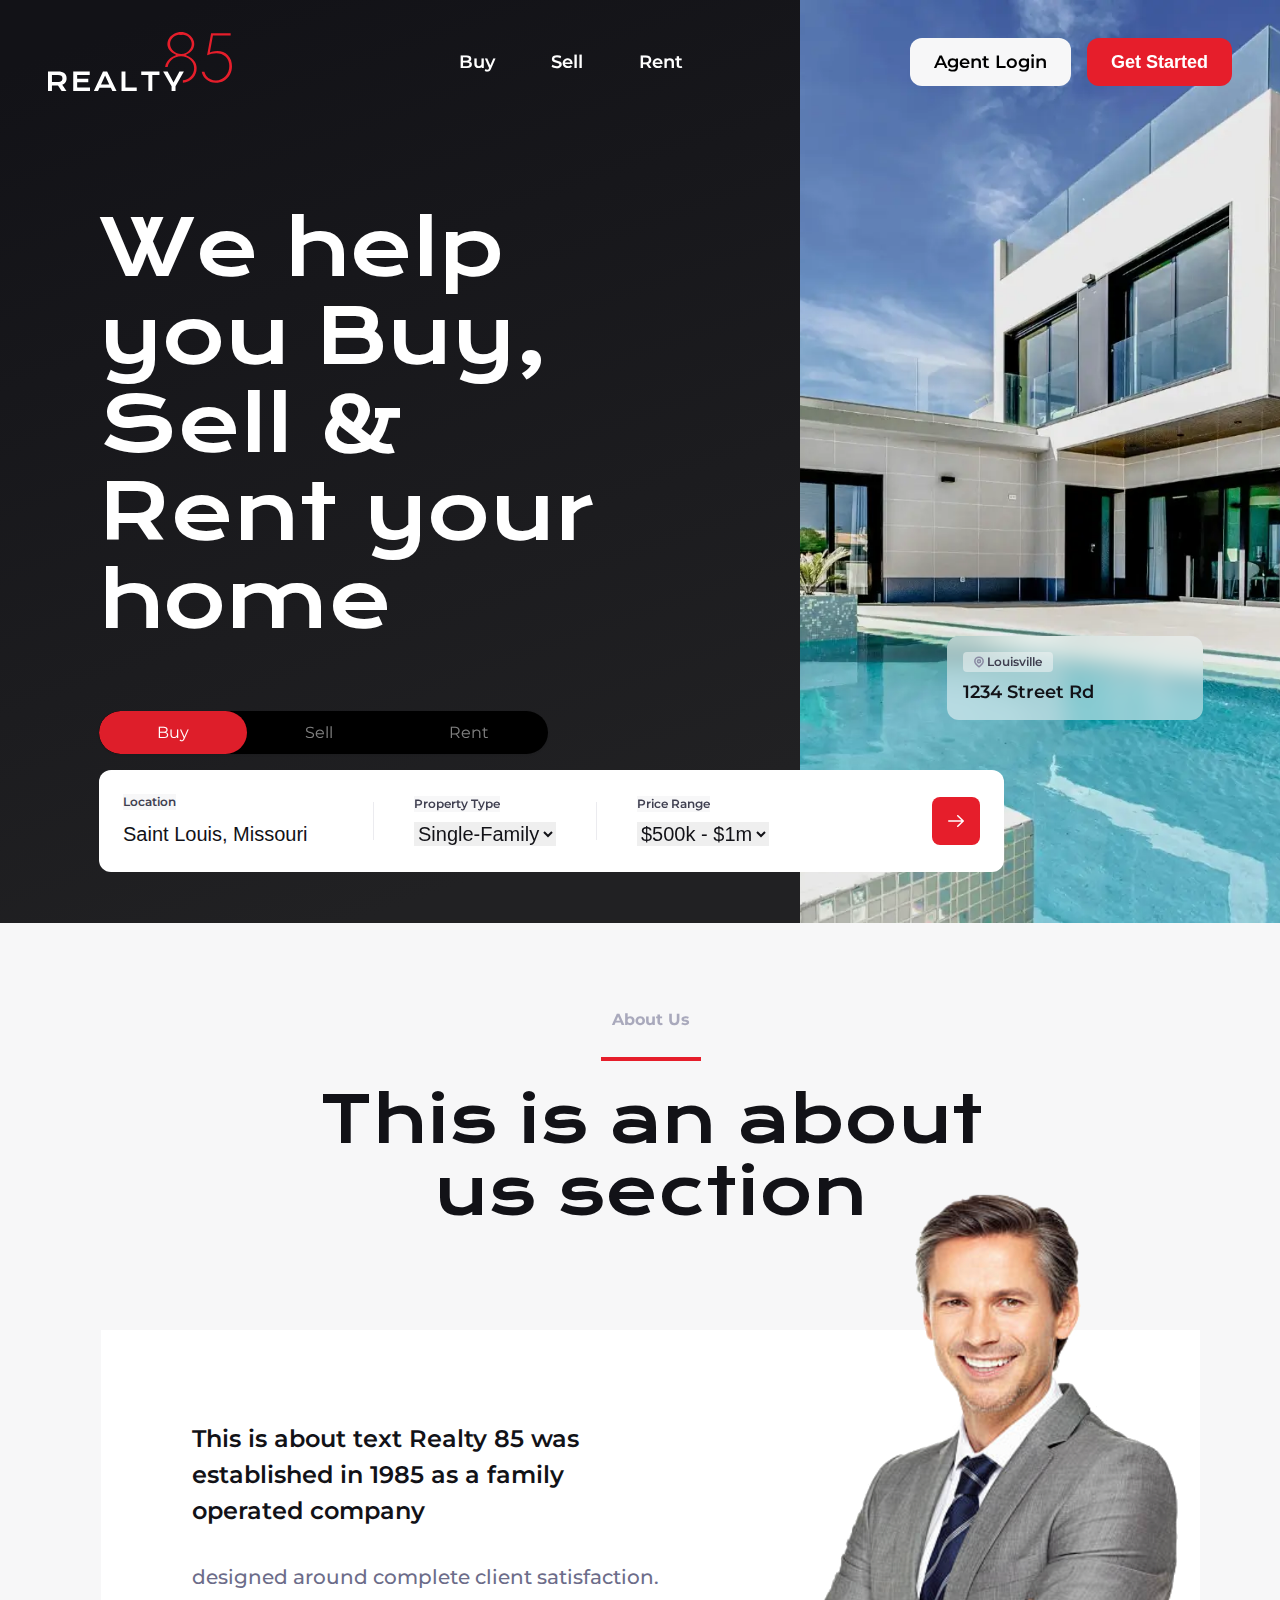
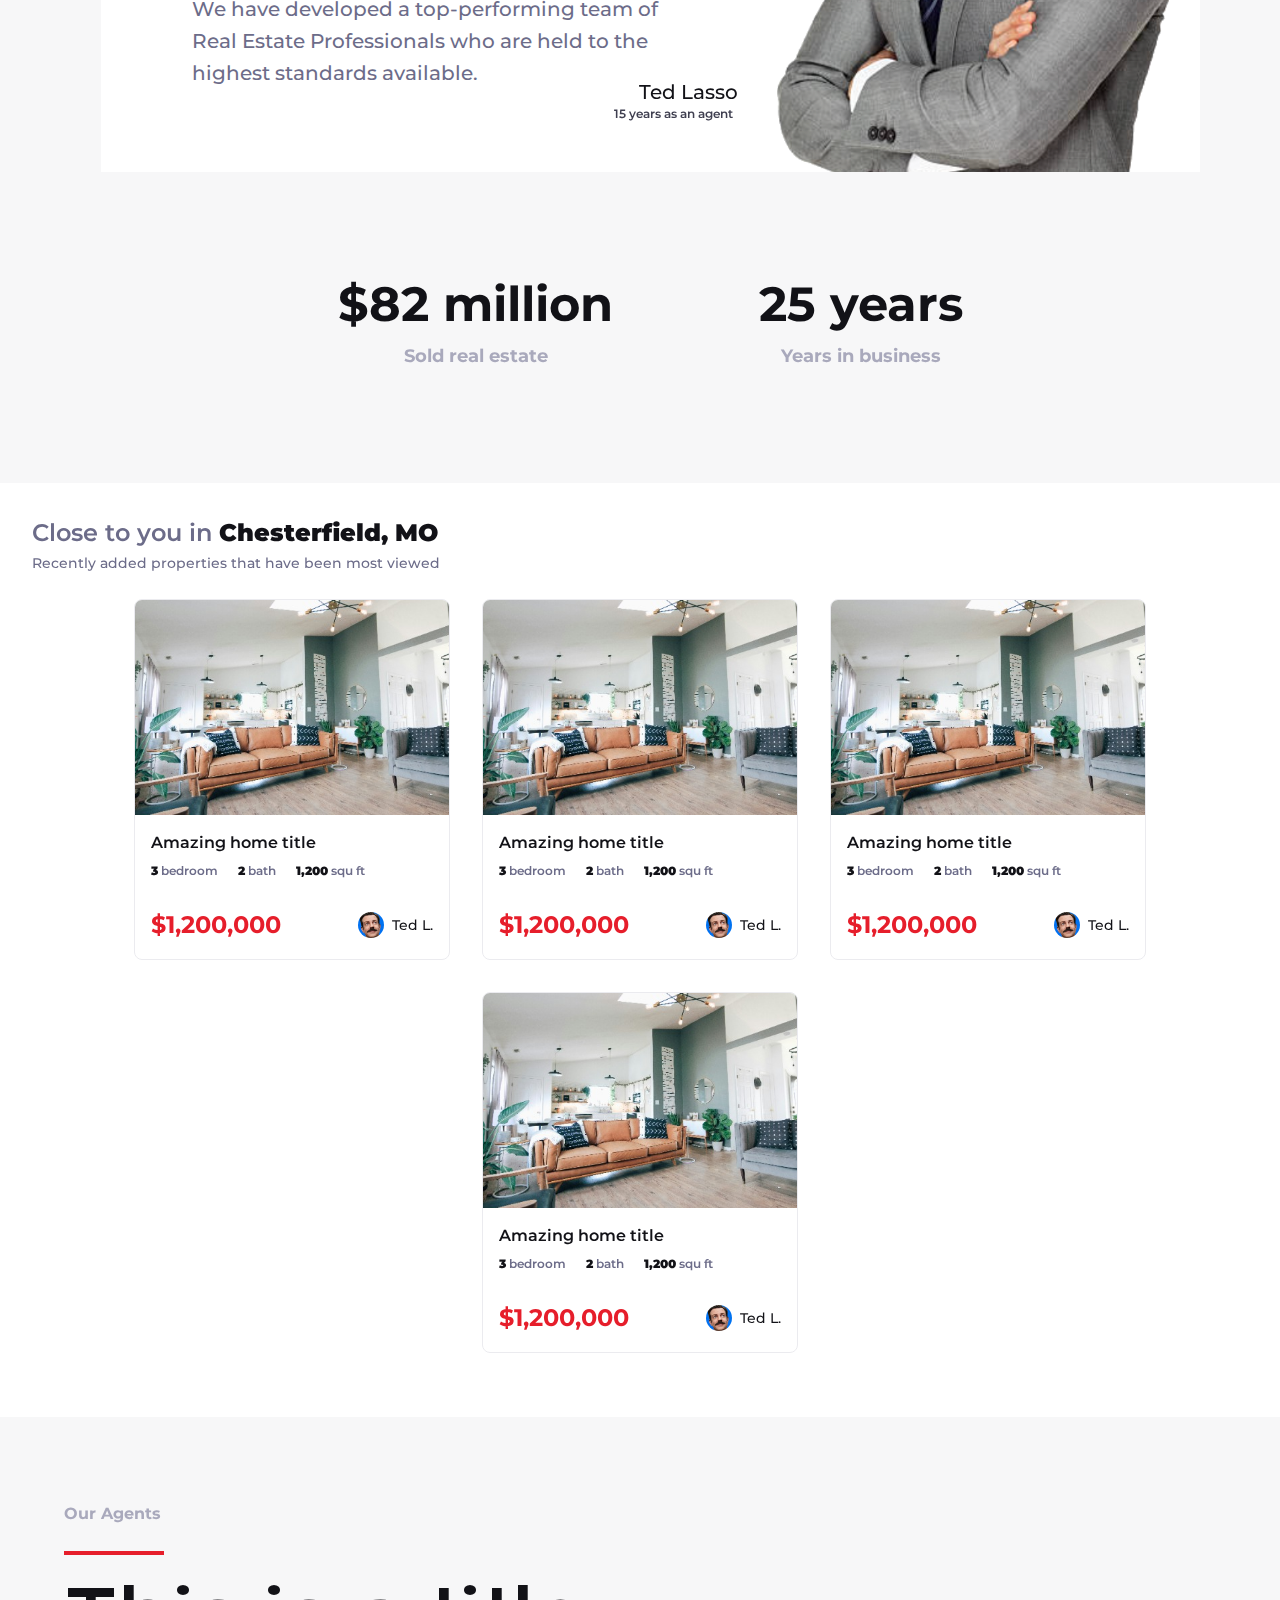
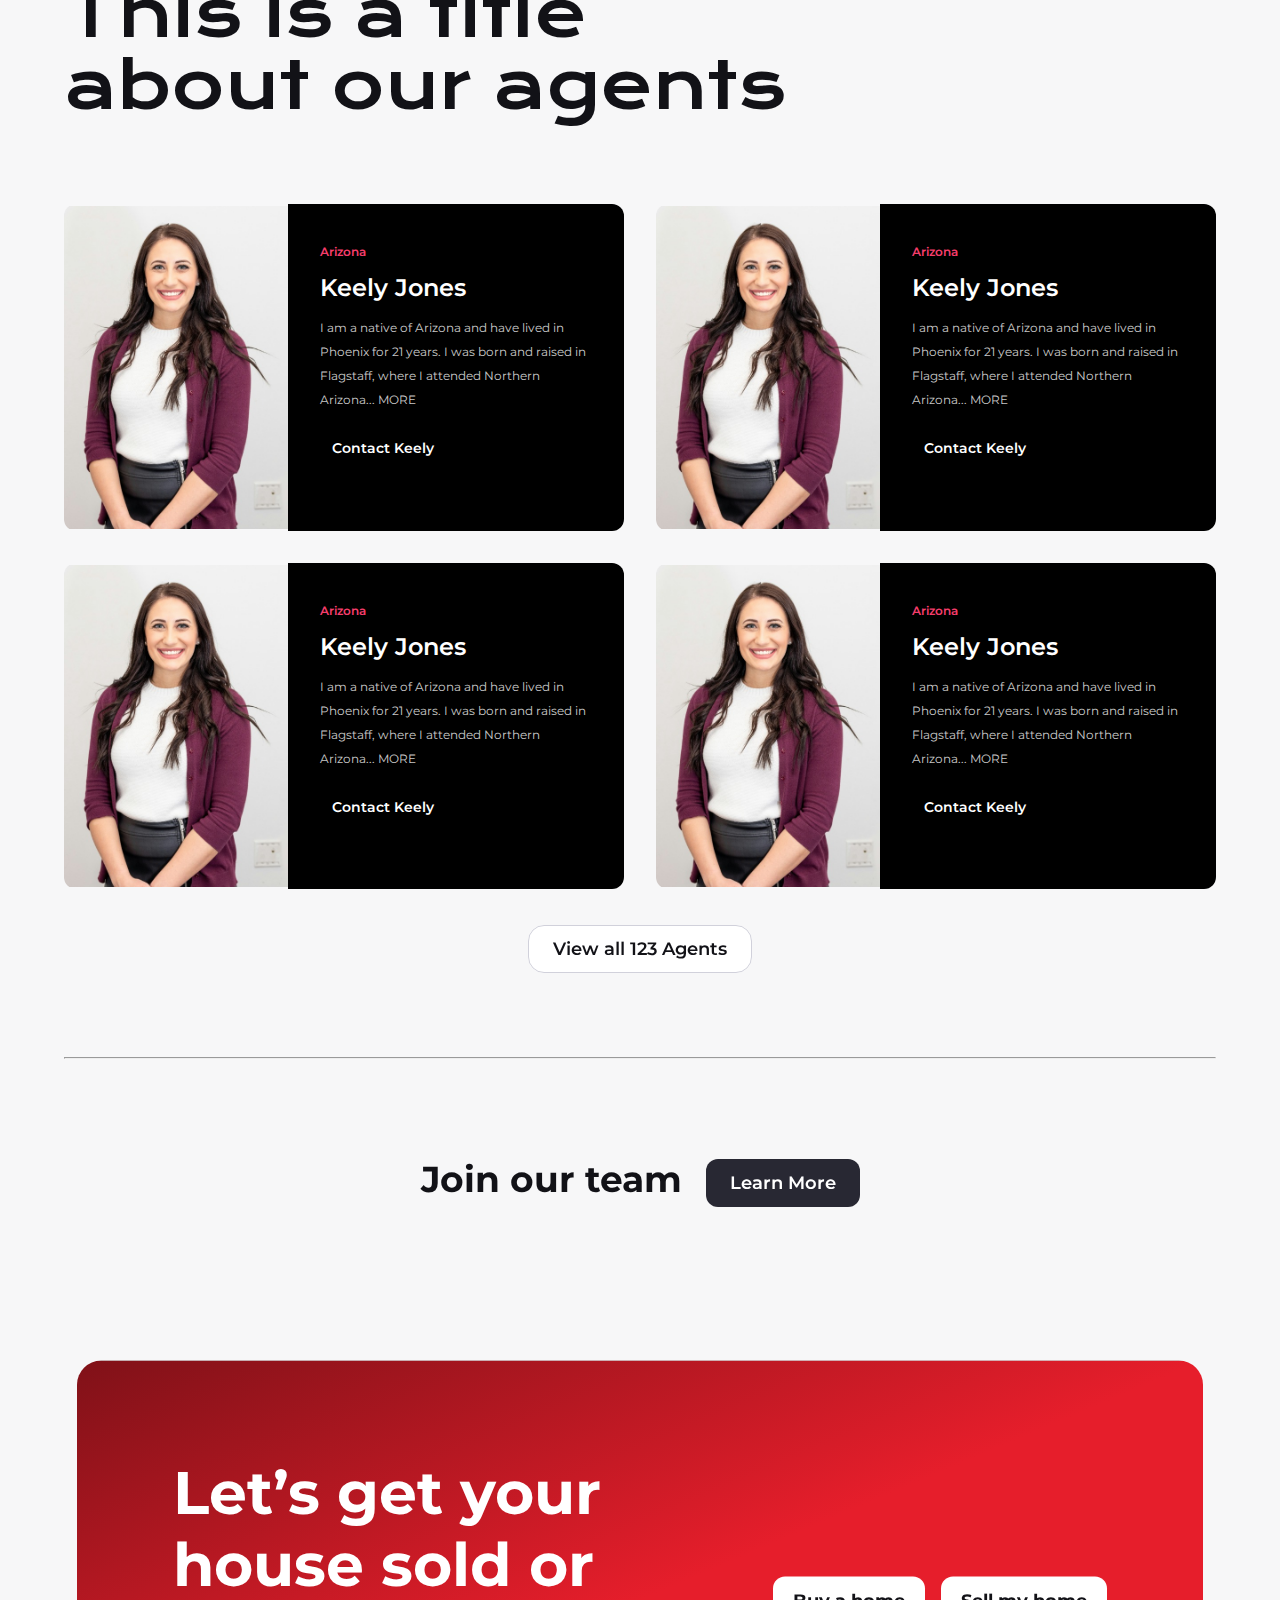
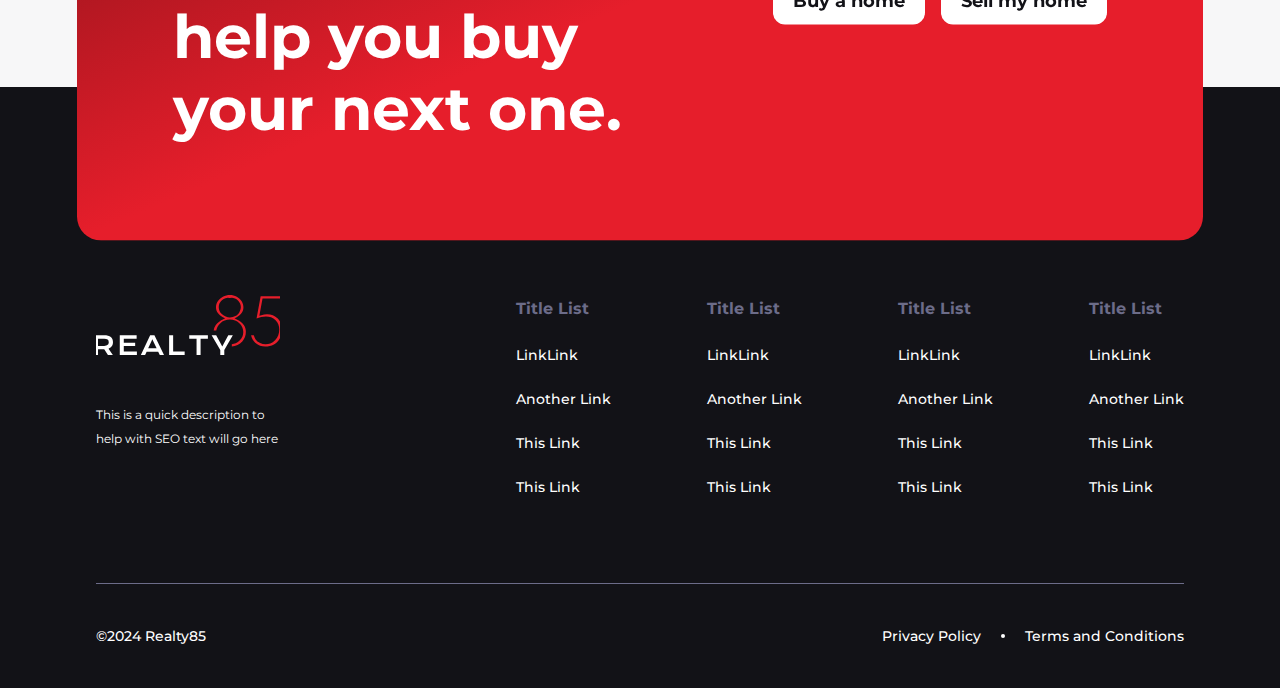
<file: index.html>
<!DOCTYPE html>
<html lang="en">
  <head>
    <meta charset="UTF-8" />
    <meta name="viewport" content="width=device-width, initial-scale=1.0" />
    <title>Realty 85</title>
    <link rel="preconnect" href="https://fonts.googleapis.com" defer/>
    <link rel="preconnect" href="https://fonts.gstatic.com" crossorigin defer/>
    <link
      href="https://fonts.googleapis.com/css2?family=Montserrat:ital,wght@0,100..900;1,100..900&display=swap"
      rel="stylesheet"
      defer
    />
    <link
      href="https://fonts.googleapis.com/css2?family=Krona+One&display=swap"
      rel="stylesheet"
      defer
    />
    <link rel="stylesheet" href="./css/index.css" />
    <link rel="stylesheet" href="./css/input-wrapper.css">
    <link rel="stylesheet" href="./css/navigation.css" />
    <link rel="stylesheet" href="./css/property-card.css" />
    <link rel="stylesheet" href="./css/agent-card.css" />
    <link rel="stylesheet" href="./css/footer.css" />
    <link rel="stylesheet" href="./css/home.css" />
    <link rel="stylesheet" href="./css/getting-started.css">
  </head>
  <body>
    <header>
      <nav>
        <div class="logo-container">
          <img src="./assets/logo.svg" alt="logo" />
        </div>
        <ul class="main-nav">
          <li>
            <a href="/buy.html">Buy</a>
          </li>
          <li>
            <a href="/sell.html">Sell</a>
          </li>
          <li>
            <a href="./rent.html">Rent</a>
          </li>
        </ul>
        <div class="nav-btn">
          <a>Agent Login</a>
          <button id="get-started-btn">Get Started</button>
        </div>
        <div class="hamburger-menu">
          <button id="mobile-nav-btn">
            <span></span>
            <span></span>
            <span></span>
          </button>
        </div>
        <ul class="mobile-nav">
          <li>
            <a href="/buy.html">Buy</a>
          </li>
          <li>
            <a href="/sell.html">Sell</a>
          </li>
          <li>
            <a href="./rent.html">Rent</a>
          </li>
          <li>
              <a href="./agent-apply.html">Agent Login</a>
          </li>
          <li>
            <button id="get-started-mob-btn">Get Started</button>
          </li>
        </ul>
      </nav>
      <div class="cover">
        <div class="overlay"></div>
      <h1 class="hero-title">We help you Buy, Sell & Rent your home</h1>

      <div class="property-tab">
        <ul class="property-tab-options">
          <li class="active">Buy</li>
          <li>Sell</li>
          <li>Rent</li>
        </ul>
        <div class="property-option-content">
          <ul>
            <li>
              <div class="property-option property-location">
                <label>Location</label>
                <input
                  value="Saint Louis, Missouri"
                  placeholder="Saint Louis, Missouri"
                />
              </div>
              <div class="separator"></div>
              <div class="property-option property-type">
                <label> Property Type </label>
                <select>
                  <option selected="selected">Single-Family</option>
                </select>
              </div>
              <div class="separator"></div>
              <div class="property-option price-range">
                <label> Price Range </label>
                <select>
                  <option selected="selected">$500k - $1m</option>
                </select>
              </div>
              <button id="property-option-btn" aria-label="submit">
                <svg
                  width="16"
                  height="12"
                  viewBox="0 0 16 12"
                  fill="none"
                  xmlns="http://www.w3.org/2000/svg"
                >
                  <path
                    d="M9.75 0.75L15.25 6L9.75 11.25M15 6H0.75"
                    stroke="white"
                    stroke-width="1.5"
                    stroke-linecap="round"
                    stroke-linejoin="round"
                  />
                </svg>
              </button>
            </li>
          </ul>
        </div>
      </div>
      <div class="bg-image">
        <img src="./assets/header-bg.webp" alt="background" />
        <div class="location-box">
          <span>
            <svg
              width="16"
              height="16"
              viewBox="0 0 16 16"
              fill="none"
              xmlns="http://www.w3.org/2000/svg"
            >
              <path
                d="M12.1668 7.33329C12.1668 9.99996 8.00016 12.8333 8.00016 12.8333C8.00016 12.8333 3.8335 9.99996 3.8335 7.33329C3.8335 4.99996 5.79102 3.16663 8.00016 3.16663C10.2093 3.16663 12.1668 4.99996 12.1668 7.33329Z"
                stroke="#8A8AA3"
                stroke-width="1.5"
                stroke-linecap="round"
                stroke-linejoin="round"
              />
              <path
                d="M9.50016 7.33329C9.50016 8.16172 8.82859 8.83329 8.00016 8.83329C7.17174 8.83329 6.50016 8.16172 6.50016 7.33329C6.50016 6.50487 7.17174 5.83329 8.00016 5.83329C8.82859 5.83329 9.50016 6.50487 9.50016 7.33329Z"
                stroke="#8A8AA3"
                stroke-width="1.5"
                stroke-linecap="round"
                stroke-linejoin="round"
              />
            </svg>
            Louisville</span
          >
          <span>1234 Street Rd</span>
        </div>
      </div>
      </div>
    </header>
    <section class="about">
      <h4>About Us</h4>
      <h2>This is an about us section</h2>
      <div class="about-wrapper">
        <div class="about-content">
          <h3>
            This is about text Realty 85 was established in 1985 as a family
            operated company
          </h3>
          <p>
            designed around complete client satisfaction. We have developed a
            top-performing team of Real Estate Professionals who are held to the
            highest standards available.
          </p>
        </div>
        <div class="about-image">
          <div class="about-name">
            <span class="name">Ted Lasso</span>
            <span>15 years as an agent</span>
          </div>
          <div class="about-image-wrapper">
            <img src="./assets/about-profile.png" alt="about profile" />
          </div>
        </div>
      </div>
      <div class="stats">
        <div>
          <span>$82 million</span>
          <span>Sold real estate</span>
        </div>
        <div>
          <span>25 years</span>
          <span>Years in business</span>
        </div>
      </div>
    </section>
    <section class="property-card-section">
      <h2>Close to you in <strong>Chesterfield, MO</strong></h2>
      <h4>Recently added properties that have been most viewed</h4>
      <div class="property-card-container">
        <div class="property-card-wrapper">
          <div class="property-card">
            <div class="image-container">
              <img src="./assets/property-card-image.jpg" alt="card-image" />
            </div>
            <div class="room-info">
              <h3>Amazing home title</h3>
              <div class="specifications">
                <span>
                  <span class="bed-count"><strong>3</strong></span> bedroom
                </span>
                <span>
                  <span class="bath-count"><strong>2</strong></span> bath
                </span>
                <span>
                  <span class="area"><strong>1,200</strong></span> squ ft
                </span>
              </div>
              <div class="property-price">
                <div class="price-wrapper">
                  $<span class="price">1,200,000</span>
                </div>
                <div class="avatar-container">
                  <div class="avatar">
                    <img src="./assets/property-card-avatar.png" alt="avatar" />
                  </div>

                  <span class="avatar-name">Ted L.</span>
                </div>
              </div>
            </div>
          </div>
          <div class="property-card">
            <div class="image-container">
              <img src="./assets/property-card-image.jpg" alt="card-image" />
            </div>
            <div class="room-info">
              <h3>Amazing home title</h3>
              <div class="specifications">
                <span>
                  <span class="bed-count"><strong>3</strong></span> bedroom
                </span>
                <span>
                  <span class="bath-count"><strong>2</strong></span> bath
                </span>
                <span>
                  <span class="area"><strong>1,200</strong></span> squ ft
                </span>
              </div>
              <div class="property-price">
                <div class="price-wrapper">
                  $<span class="price">1,200,000</span>
                </div>
                <div class="avatar-container">
                  <div class="avatar">
                    <img src="./assets/property-card-avatar.png" alt="avatar" />
                  </div>

                  <span class="avatar-name">Ted L.</span>
                </div>
              </div>
            </div>
          </div>
          <div class="property-card">
            <div class="image-container">
              <img src="./assets/property-card-image.jpg" alt="card-image" />
            </div>
            <div class="room-info">
              <h3>Amazing home title</h3>
              <div class="specifications">
                <span>
                  <span class="bed-count"><strong>3</strong></span> bedroom
                </span>
                <span>
                  <span class="bath-count"><strong>2</strong></span> bath
                </span>
                <span>
                  <span class="area"><strong>1,200</strong></span> squ ft
                </span>
              </div>
              <div class="property-price">
                <div class="price-wrapper">
                  $<span class="price">1,200,000</span>
                </div>
                <div class="avatar-container">
                  <div class="avatar">
                    <img src="./assets/property-card-avatar.png" alt="avatar" />
                  </div>

                  <span class="avatar-name">Ted L.</span>
                </div>
              </div>
            </div>
          </div>
          <div class="property-card">
            <div class="image-container">
              <img src="./assets/property-card-image.jpg" alt="card-image" />
            </div>
            <div class="room-info">
              <h3>Amazing home title</h3>
              <div class="specifications">
                <span>
                  <span class="bed-count"><strong>3</strong></span> bedroom
                </span>
                <span>
                  <span class="bath-count"><strong>2</strong></span> bath
                </span>
                <span>
                  <span class="area"><strong>1,200</strong></span> squ ft
                </span>
              </div>
              <div class="property-price">
                <div class="price-wrapper">
                  $<span class="price">1,200,000</span>
                </div>
                <div class="avatar-container">
                  <div class="avatar">
                    <img src="./assets/property-card-avatar.png" alt="avatar" />
                  </div>

                  <span class="avatar-name">Ted L.</span>
                </div>
              </div>
            </div>
          </div>
        </div>
      </div>
    </section>
    <section class="agents">
      <div class="agents-container">
        <h4>Our Agents</h4>
        <h2>This is a title about our agents</h2>
        <div class="agents-list">
          <div class="agents-list-wrapper">
            <div class="agent-card">
              <div class="agent-image">
                <img src="./assets/agent-image.jpg" alt="agent" />
              </div>
              <div class="agent-info">
                <h4>Arizona</h4>
                <h3 class="agent-name">Keely Jones</h3>
                <p class="agent-detail">
                  I am a native of Arizona and have lived in Phoenix for 21
                  years. I was born and raised in Flagstaff, where I attended
                  Northern Arizona... MORE
                </p>
                <a href="/">Contact Keely</a>
              </div>
            </div>
            <div class="agent-card">
              <div class="agent-image">
                <img src="./assets/agent-image.jpg" alt="agent" />
              </div>
              <div class="agent-info">
                <h4>Arizona</h4>
                <h3 class="agent-name">Keely Jones</h3>
                <p class="agent-detail">
                  I am a native of Arizona and have lived in Phoenix for 21
                  years. I was born and raised in Flagstaff, where I attended
                  Northern Arizona... MORE
                </p>
                <a href="/">Contact Keely</a>
              </div>
            </div>
            <div class="agent-card">
              <div class="agent-image">
                <img src="./assets/agent-image.jpg" alt="agent" />
              </div>
              <div class="agent-info">
                <h4>Arizona</h4>
                <h3 class="agent-name">Keely Jones</h3>
                <p class="agent-detail">
                  I am a native of Arizona and have lived in Phoenix for 21
                  years. I was born and raised in Flagstaff, where I attended
                  Northern Arizona... MORE
                </p>
                <a href="/">Contact Keely</a>
              </div>
            </div>
            <div class="agent-card">
              <div class="agent-image">
                <img src="./assets/agent-image.jpg" alt="agent" />
              </div>
              <div class="agent-info">
                <h4>Arizona</h4>
                <h3 class="agent-name">Keely Jones</h3>
                <p class="agent-detail">
                  I am a native of Arizona and have lived in Phoenix for 21
                  years. I was born and raised in Flagstaff, where I attended
                  Northern Arizona... MORE
                </p>
                <a href="/">Contact Keely</a>
              </div>
            </div>
          </div>
        </div>
        <div class="view-all-btn-wrapper">
          <a>View all 123 Agents</a>
        </div>
        <hr />
      </div>
      <div class="join-action">
        <h2>Join our team</h2>
        <a href="/">Learn More</a>
      </div>
    </section>
    <footer>
      <div class="footer-banner">
        <h2>Let’s get your house sold or help you buy your next one.</h2>
        <div class="btn-container">
          <a>Buy a home</a>
          <a>Sell my home</a>
        </div>
      </div>
      <div>
        <div class="footer-nav-container">
          <div class="footer-logo-container">
            <div class="footer-logo">
              <img src="./assets/logo.svg" alt="logo" />
            </div>
            <p>
              This is a quick description to help with SEO text will go here
            </p>
          </div>
          <div class="footer-nav-wrapper">
            <ul class="footer-nav">
              <li>
                <h3>Title List</h3>
              </li>
              <li>
                <a>LinkLink</a>
              </li>
              <li>
                <a>Another Link</a>
              </li>
              <li>
                <a>This Link</a>
              </li>
              <li>
                <a>This Link</a>
              </li>
            </ul>
            <ul class="footer-nav">
              <li>
                <h3>Title List</h3>
              </li>
              <li>
                <a href="">LinkLink</a>
              </li>
              <li>
                <a>Another Link</a>
              </li>
              <li>
                <a>This Link</a>
              </li>
              <li>
                <a>This Link</a>
              </li>
            </ul>
            <ul class="footer-nav">
              <li>
                <h3>Title List</h3>
              </li>
              <li>
                <a>LinkLink</a>
              </li>
              <li>
                <a>Another Link</a>
              </li>
              <li>
                <a>This Link</a>
              </li>
              <li>
                <a>This Link</a>
              </li>
            </ul>
            <ul class="footer-nav">
              <li>
                <h3>Title List</h3>
              </li>
              <li>
                <a>LinkLink</a>
              </li>
              <li>
                <a>Another Link</a>
              </li>
              <li>
                <a>This Link</a>
              </li>
              <li>
                <a>This Link</a>
              </li>
            </ul>
          </div>
        </div>
        <div class="legal-info">
          <div class="copyright-text">&copy;2024 Realty85</div>
          <div class="terms">
            <a>Privacy Policy</a>
            <span class="spacer"></span>
            <a>Terms and Conditions</a>
          </div>
        </div>
      </div>
    </footer>
    <div class="get-started-popup-wrapper">
      <div class="get-started-popup">
        <button id="get-started-close">
          <svg width="12" height="12" viewBox="0 0 12 12" fill="none" xmlns="http://www.w3.org/2000/svg">
            <path d="M11.25 0.75L0.75 11.25M0.75 0.75L11.25 11.25" stroke="#8A8AA3" stroke-width="1.5" stroke-linecap="round" stroke-linejoin="round"/>
            </svg>
        </button>
        <h2>Get started with Realty85</h2>
        <form>
          <div class="property-action-wrapper">
            <input id="buy" type="radio" name="propertyAction" value="buy"/>
            <label for="buy">
              <span>Buy</span>
              <span>I want to buy</span>
            </label>
            <input id="sell" type="radio" name="propertyAction" value="sell"/>
            <label for="sell">
              <span>Sell</span>
              <span>I want to sell</span>
            </label>
            <input id="rent" type="radio" name="propertyAction" value="rent"/>
            <label for="rent">
              <span>Rent</span>
              <span>I want to rent</span>
            </label>
            <div class="separator"></div>
            <input id="agent" type="radio" name="propertyAction" value="agent"/>
            <label for="agent">
              <span>Agent</span>
              <span>I want to agent</span>
            </label>
          </div>
          <div class="input-field-wrapper">
            <h3>
              Fill out the form below and we will reach out within 24 hours.
            </h3>
            <div class="input-wrapper">
              <div class="input-icon">
                <svg width="17" height="16" viewBox="0 0 17 16" fill="none" xmlns="http://www.w3.org/2000/svg">
                  <path d="M11.7497 4C11.7497 5.79493 10.2947 7.25 8.49973 7.25C6.7048 7.25 5.24973 5.79493 5.24973 4C5.24973 2.20507 6.7048 0.75 8.49973 0.75C10.2947 0.75 11.7497 2.20507 11.7497 4Z" stroke="#8A8AA3" stroke-width="1.5" stroke-linecap="round" stroke-linejoin="round"/>
                  <path d="M3.34723 15.25H13.6522C14.7941 15.25 15.6738 14.2681 15.1405 13.2584C14.3561 11.7731 12.5677 10 8.49973 10C4.43174 10 2.64339 11.7731 1.85897 13.2584C1.3257 14.2681 2.20531 15.25 3.34723 15.25Z" stroke="#8A8AA3" stroke-width="1.5" stroke-linecap="round" stroke-linejoin="round"/>
                  </svg>
              </div>
              <input type="text" name="name" placeholder="Name" />
            </div>
            <div class="input-wrapper">
              <div class="input-icon">
                <svg width="17" height="14" viewBox="0 0 17 14" fill="none" xmlns="http://www.w3.org/2000/svg">
                  <path d="M2 1.5L8.5 7.25L15 1.5M3.25 13.25H13.75C14.8546 13.25 15.75 12.3546 15.75 11.25V2.75C15.75 1.64543 14.8546 0.75 13.75 0.75H3.25C2.14543 0.75 1.25 1.64543 1.25 2.75V11.25C1.25 12.3546 2.14543 13.25 3.25 13.25Z" stroke="#8A8AA3" stroke-width="1.5" stroke-linecap="round" stroke-linejoin="round"/>
                  </svg>
              </div>
              <input type="text" name="email" placeholder="Email" />
            </div>
            <div class="input-wrapper">
              <div class="input-icon">
                <svg width="17" height="16" viewBox="0 0 17 16" fill="none" xmlns="http://www.w3.org/2000/svg">
                  <path d="M5.39286 0.75H2.56818C1.84017 0.75 1.25 1.34017 1.25 2.06818C1.25 9.3483 7.1517 15.25 14.4318 15.25C15.1598 15.25 15.75 14.6598 15.75 13.9318V11.1071L12.6429 9.03571L11.0317 10.6468C10.7519 10.9267 10.3337 11.0137 9.9821 10.8321C9.38579 10.524 8.41815 9.94521 7.46429 9.03571C6.48768 8.10454 5.91548 7.10114 5.62829 6.49395C5.46734 6.15368 5.56052 5.76091 5.82669 5.49474L7.46429 3.85714L5.39286 0.75Z" stroke="#8A8AA3" stroke-width="1.5" stroke-linecap="round" stroke-linejoin="round"/>
                  </svg>
              </div>
              <input type="text" name="phoneNumber" placeholder="Phone number" />
            </div>
            <div class="input-wrapper">
              <div class="input-icon">
                <svg width="15" height="16" viewBox="0 0 15 16" fill="none" xmlns="http://www.w3.org/2000/svg">
                  <path d="M13.75 7C13.75 11 7.5 15.25 7.5 15.25C7.5 15.25 1.25 11 1.25 7C1.25 3.5 4.18629 0.75 7.5 0.75C10.8137 0.75 13.75 3.5 13.75 7Z" stroke="#8A8AA3" stroke-width="1.5" stroke-linecap="round" stroke-linejoin="round"/>
                  <path d="M9.75 7C9.75 8.24264 8.74264 9.25 7.5 9.25C6.25736 9.25 5.25 8.24264 5.25 7C5.25 5.75736 6.25736 4.75 7.5 4.75C8.74264 4.75 9.75 5.75736 9.75 7Z" stroke="#8A8AA3" stroke-width="1.5" stroke-linecap="round" stroke-linejoin="round"/>
                  </svg>
              </div>
              <input type="text" name="city" placeholder="City you are looking to buy in" />
            </div>
            <input id="get-started-submit" type="submit" value="Submit">
          </div>
          <div class="get-start-help-wrapper">
            <a class="get-start-help" href="/login.html">Need help?</a>
          </div>
        </form>
      </div>
    </div>
    <script src="./js/getting-started.js"></script>
    <script src="./js/mobile-nav.js"></script>
  </body>
</html>
</file>
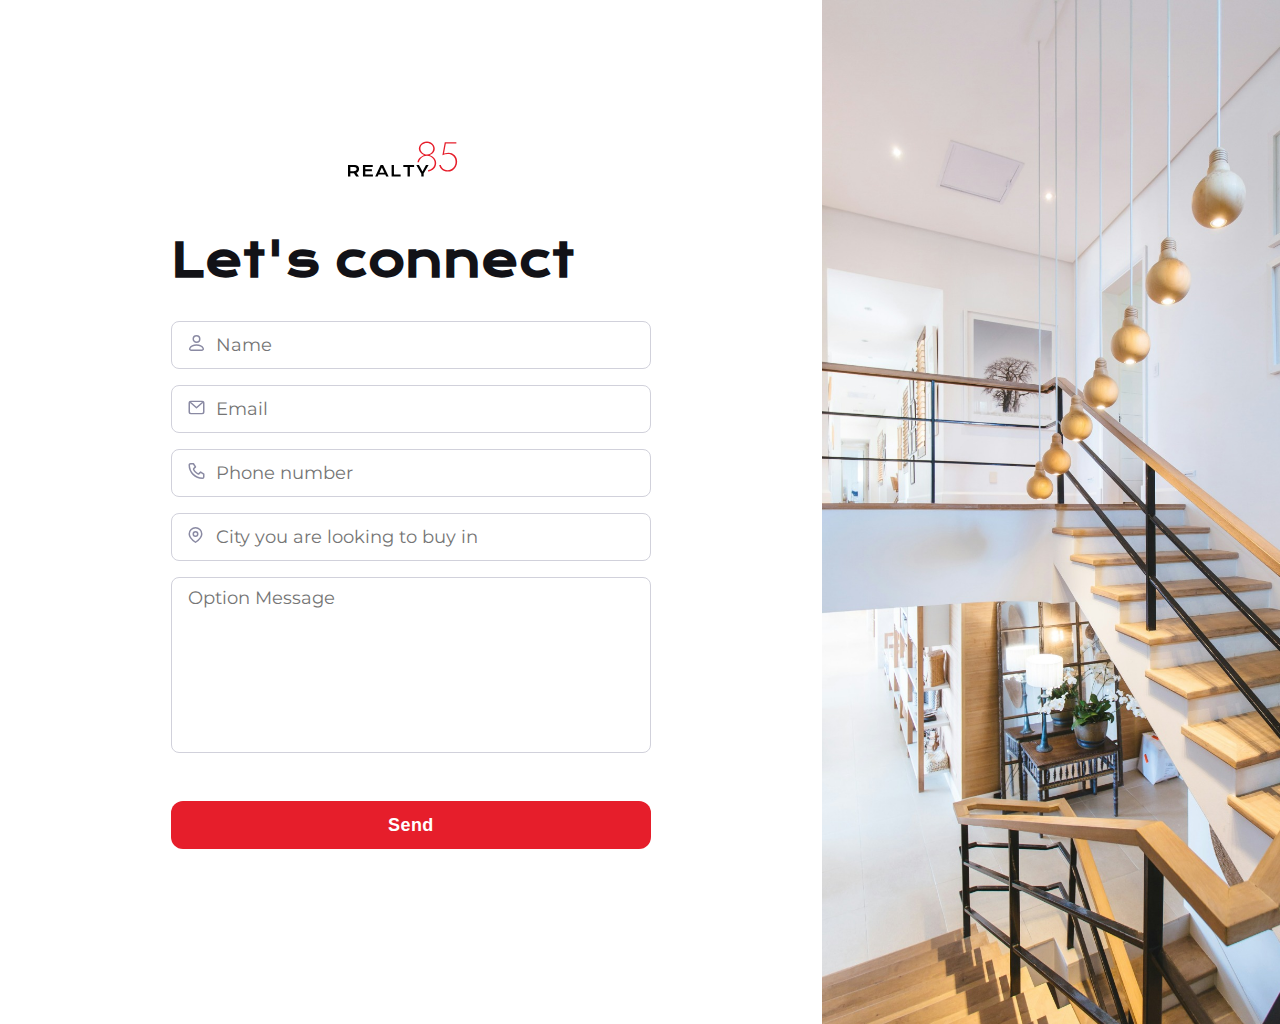
<file: agent-apply.html>
<!DOCTYPE html>
<html lang="en">
  <head>
    <meta charset="UTF-8" />
    <meta name="viewport" content="width=device-width, initial-scale=1.0" />
    <title>Agent Apply | Realty 85</title>
    <link rel="preconnect" href="https://fonts.googleapis.com" defer/>
    <link rel="preconnect" href="https://fonts.gstatic.com" crossorigin defer/>
    <link
      href="https://fonts.googleapis.com/css2?family=Montserrat:ital,wght@0,100..900;1,100..900&display=swap"
      rel="stylesheet"
      defer
    />
    <link
      href="https://fonts.googleapis.com/css2?family=Krona+One&display=swap"
      rel="stylesheet"
      defer
    />
    <link rel="stylesheet" href="./css/index.css" />
    <link rel="stylesheet" href="./css/input-wrapper.css">
    <link rel="stylesheet" href="./css/agent-apply.css">
  </head>
  <body>
    <main>
      <div class="form-container">
        <div class="logo-container">
          <img src="./assets/logo-dark.svg" alt="logo" />
        </div>
        <h1>Let's connect</h1>
        <form>
          <div class="input-wrapper">
            <div class="input-icon">
              <svg
                width="17"
                height="16"
                viewBox="0 0 17 16"
                fill="none"
                xmlns="http://www.w3.org/2000/svg"
              >
                <path
                  d="M11.7497 4C11.7497 5.79493 10.2947 7.25 8.49973 7.25C6.7048 7.25 5.24973 5.79493 5.24973 4C5.24973 2.20507 6.7048 0.75 8.49973 0.75C10.2947 0.75 11.7497 2.20507 11.7497 4Z"
                  stroke="#8A8AA3"
                  stroke-width="1.5"
                  stroke-linecap="round"
                  stroke-linejoin="round"
                />
                <path
                  d="M3.34723 15.25H13.6522C14.7941 15.25 15.6738 14.2681 15.1405 13.2584C14.3561 11.7731 12.5677 10 8.49973 10C4.43174 10 2.64339 11.7731 1.85897 13.2584C1.3257 14.2681 2.20531 15.25 3.34723 15.25Z"
                  stroke="#8A8AA3"
                  stroke-width="1.5"
                  stroke-linecap="round"
                  stroke-linejoin="round"
                />
              </svg>
            </div>
            <input type="text" name="name" placeholder="Name" />
          </div>
          <div class="input-wrapper">
            <div class="input-icon">
              <svg
                width="17"
                height="14"
                viewBox="0 0 17 14"
                fill="none"
                xmlns="http://www.w3.org/2000/svg"
              >
                <path
                  d="M2 1.5L8.5 7.25L15 1.5M3.25 13.25H13.75C14.8546 13.25 15.75 12.3546 15.75 11.25V2.75C15.75 1.64543 14.8546 0.75 13.75 0.75H3.25C2.14543 0.75 1.25 1.64543 1.25 2.75V11.25C1.25 12.3546 2.14543 13.25 3.25 13.25Z"
                  stroke="#8A8AA3"
                  stroke-width="1.5"
                  stroke-linecap="round"
                  stroke-linejoin="round"
                />
              </svg>
            </div>
            <input type="text" name="email" placeholder="Email" />
          </div>
          <div class="input-wrapper">
            <div class="input-icon">
              <svg
                width="17"
                height="16"
                viewBox="0 0 17 16"
                fill="none"
                xmlns="http://www.w3.org/2000/svg"
              >
                <path
                  d="M5.39286 0.75H2.56818C1.84017 0.75 1.25 1.34017 1.25 2.06818C1.25 9.3483 7.1517 15.25 14.4318 15.25C15.1598 15.25 15.75 14.6598 15.75 13.9318V11.1071L12.6429 9.03571L11.0317 10.6468C10.7519 10.9267 10.3337 11.0137 9.9821 10.8321C9.38579 10.524 8.41815 9.94521 7.46429 9.03571C6.48768 8.10454 5.91548 7.10114 5.62829 6.49395C5.46734 6.15368 5.56052 5.76091 5.82669 5.49474L7.46429 3.85714L5.39286 0.75Z"
                  stroke="#8A8AA3"
                  stroke-width="1.5"
                  stroke-linecap="round"
                  stroke-linejoin="round"
                />
              </svg>
            </div>
            <input type="text" name="phoneNumber" placeholder="Phone number" />
          </div>
          <div class="input-wrapper">
            <div class="input-icon">
              <svg
                width="15"
                height="16"
                viewBox="0 0 15 16"
                fill="none"
                xmlns="http://www.w3.org/2000/svg"
              >
                <path
                  d="M13.75 7C13.75 11 7.5 15.25 7.5 15.25C7.5 15.25 1.25 11 1.25 7C1.25 3.5 4.18629 0.75 7.5 0.75C10.8137 0.75 13.75 3.5 13.75 7Z"
                  stroke="#8A8AA3"
                  stroke-width="1.5"
                  stroke-linecap="round"
                  stroke-linejoin="round"
                />
                <path
                  d="M9.75 7C9.75 8.24264 8.74264 9.25 7.5 9.25C6.25736 9.25 5.25 8.24264 5.25 7C5.25 5.75736 6.25736 4.75 7.5 4.75C8.74264 4.75 9.75 5.75736 9.75 7Z"
                  stroke="#8A8AA3"
                  stroke-width="1.5"
                  stroke-linecap="round"
                  stroke-linejoin="round"
                />
              </svg>
            </div>
            <input
              type="text"
              name="city"
              placeholder="City you are looking to buy in"
            />
          </div>
          <div class="input-wrapper textarea-wrapper">
            <textarea
              name="optionalMessage"
              placeholder="Option Message"
            ></textarea>    
          </div>
          <div>
            <input id="apply-form-submit" type="submit" value="Send"/>
          </div> 
        </form>
      </div>
      <div class="image-container">
        <img src="./assets/agent-apply-cover.jpg" alt="background"/>    
    </div>
    </main>
  </body>
</html>
</file>
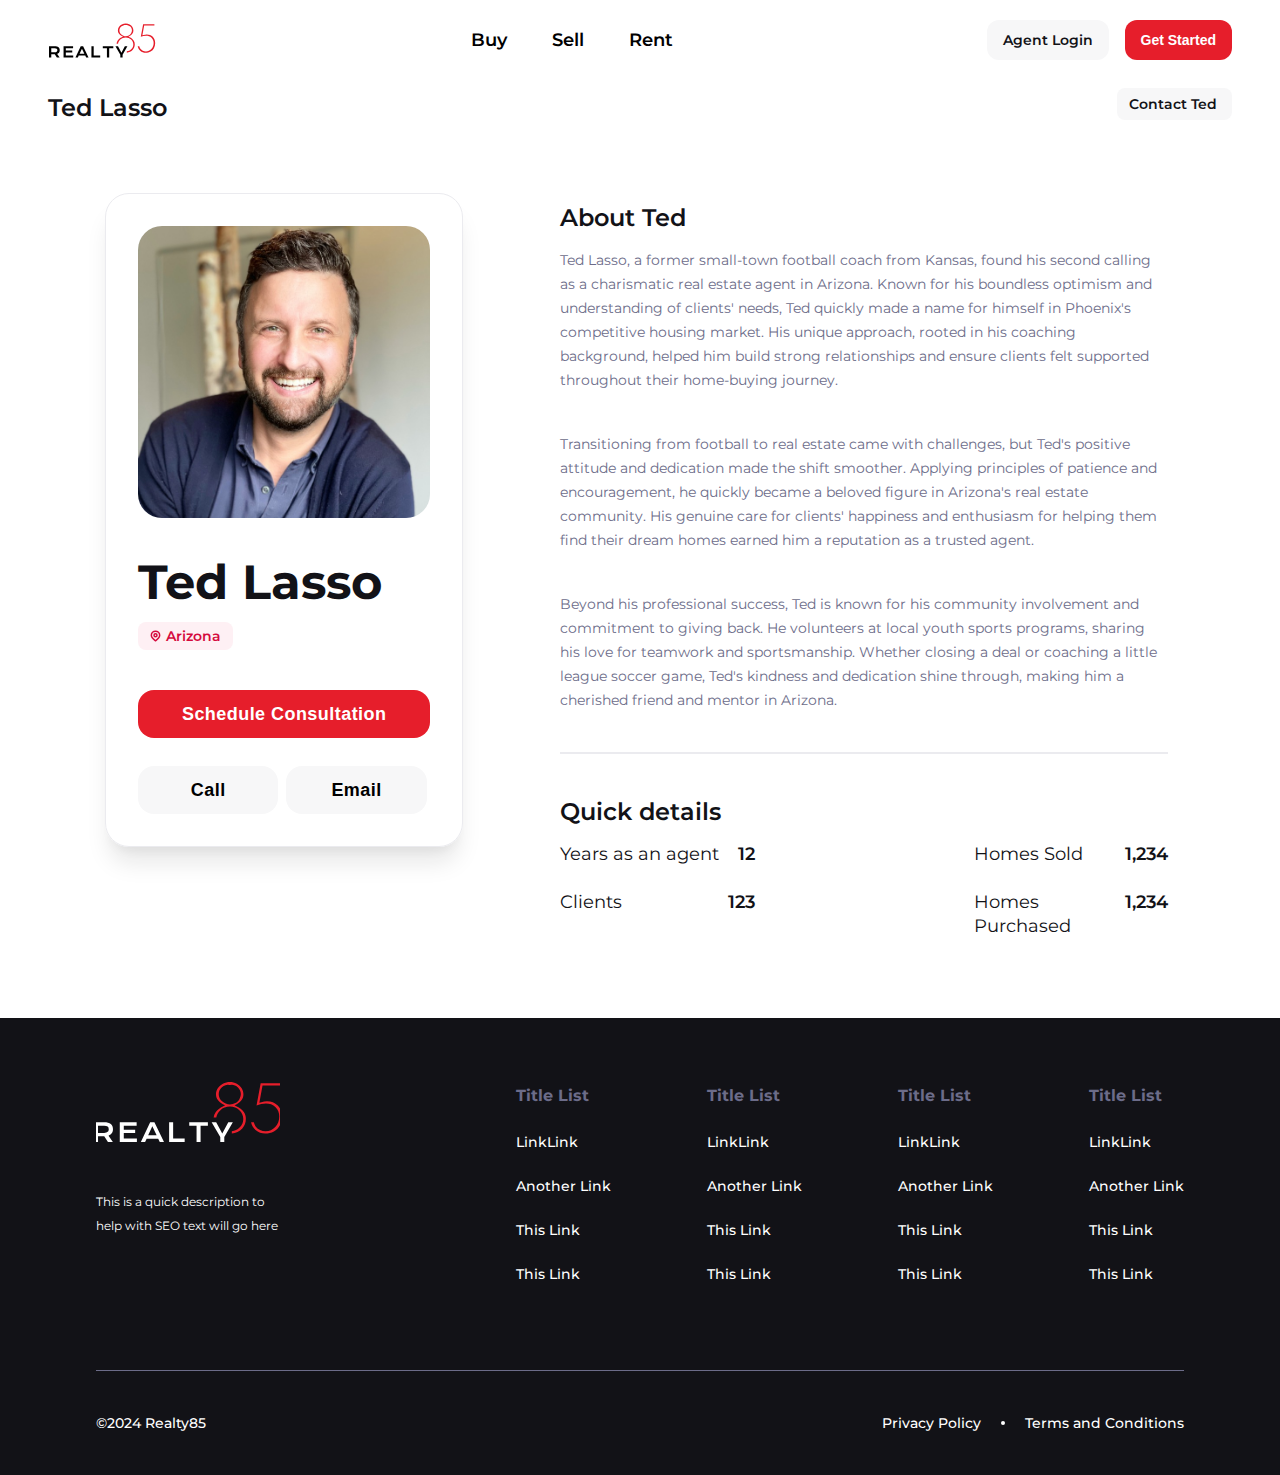
<file: agent-profile.html>
<!DOCTYPE html>
<html lang="en">
  <head>
    <meta charset="UTF-8" />
    <meta name="viewport" content="width=device-width, initial-scale=1.0" />
    <title>Agent Profile | Realty85</title>
    <link rel="preconnect" href="https://fonts.googleapis.com" defer />
    <link rel="preconnect" href="https://fonts.gstatic.com" crossorigin defer />
    <link
      href="https://fonts.googleapis.com/css2?family=Montserrat:ital,wght@0,100..900;1,100..900&display=swap"
      rel="stylesheet"
      defer
    />
    <link
      href="https://fonts.googleapis.com/css2?family=Krona+One&display=swap"
      rel="stylesheet"
      defer
    />
    <link rel="stylesheet" href="./css/index.css" />
    <link rel="stylesheet" href="./css/navigation.css" />
    <link rel="stylesheet" href="./css/input-wrapper.css" />
    <link rel="stylesheet" href="./css/getting-started.css" />
    <link rel="stylesheet" href="./css/footer.css" />
    <link rel="stylesheet" href="./css/agent-profile.css" />
  </head>
  <body>
    <header>
      <nav>
        <div class="logo-container">
          <a href="/index.html"><img src="./assets/logo-dark.svg" alt="logo" /></a>
        </div>
        <ul class="main-nav">
          <li>
            <a href="/buy.html">Buy</a>
            <a>Sell</a>
            <a>Rent</a>
          </li>
        </ul>
        <div class="nav-btn">
          <a>Agent Login</a>
          <button id="get-started-btn">Get Started</button>
        </div>
        <div class="hamburger-menu">
          <label for="menu-btn">
            <span></span>
            <span></span>
            <span></span>
          </label>
          <input id="menu-btn" type="checkbox" />
        </div>
      </nav>
    </header>
    <main>
      <div class="main-top-bar">
        <h2 class="agent-name">Ted Lasso</h2>
        <a href="./agent-profile.html">Contact Ted</a>
      </div>
      <div class="agent-profile">
        <div class="profile-card">
          <div class="card-image">
            <img src="./assets/agent-profile.jpg" alt="agent" />
          </div>
          <h2 class="name">Ted Lasso</h2>
          <h5 class="location">
            <svg
              width="11"
              height="12"
              viewBox="0 0 11 12"
              fill="none"
              xmlns="http://www.w3.org/2000/svg"
            >
              <path
                d="M9.66732 5.33329C9.66732 7.99996 5.50065 10.8333 5.50065 10.8333C5.50065 10.8333 1.33398 7.99996 1.33398 5.33329C1.33398 2.99996 3.29151 1.16663 5.50065 1.16663C7.70979 1.16663 9.66732 2.99996 9.66732 5.33329Z"
                stroke="#D50B3E"
                stroke-width="1.5"
                stroke-linecap="round"
                stroke-linejoin="round"
              />
              <path
                d="M7.00065 5.33329C7.00065 6.16172 6.32908 6.83329 5.50065 6.83329C4.67222 6.83329 4.00065 6.16172 4.00065 5.33329C4.00065 4.50487 4.67222 3.83329 5.50065 3.83329C6.32908 3.83329 7.00065 4.50487 7.00065 5.33329Z"
                stroke="#D50B3E"
                stroke-width="1.5"
                stroke-linecap="round"
                stroke-linejoin="round"
              />
            </svg>

            <span>Arizona</span>
          </h5>
          <button id="schedule-btn">Schedule Consultation</button>
          <div class="contact-btn-wrapper">
            <button id="call-btn">
              <span>Call</span>
            </button>
            <button id="email-btn">
              <span>Email</span>
            </button>
          </div>
        </div>
        <div class="agent-details">
          <h2>About Ted</h2>
          <div id="about-content">
            <p>
              Ted Lasso, a former small-town football coach from Kansas, found
              his second calling as a charismatic real estate agent in Arizona.
              Known for his boundless optimism and understanding of clients'
              needs, Ted quickly made a name for himself in Phoenix's
              competitive housing market. His unique approach, rooted in his
              coaching background, helped him build strong relationships and
              ensure clients felt supported throughout their home-buying
              journey.
            </p>
            <p>
              Transitioning from football to real estate came with challenges,
              but Ted's positive attitude and dedication made the shift
              smoother. Applying principles of patience and encouragement, he
              quickly became a beloved figure in Arizona's real estate
              community. His genuine care for clients' happiness and enthusiasm
              for helping them find their dream homes earned him a reputation as
              a trusted agent.
            </p>

            <p>
              Beyond his professional success, Ted is known for his community
              involvement and commitment to giving back. He volunteers at local
              youth sports programs, sharing his love for teamwork and
              sportsmanship. Whether closing a deal or coaching a little league
              soccer game, Ted's kindness and dedication shine through, making
              him a cherished friend and mentor in Arizona.
            </p>
          </div>
          <div class="separator"></div>
          <h2 class="quick-details-title">Quick details</h2>
          <div class="quick-details">
            <div>
              <span>Years as an agent</span>
              <span>12</span>
            </div>
            <div>
              <span>Homes Sold</span>
              <span>1,234</span>
            </div>
            <div>
              <span>Clients</span>
              <span>123</span>
            </div>
            <div>
              <span>Homes Purchased</span>
              <span>1,234</span>
            </div>
          </div>
        </div>
      </div>
    </main>
    <footer>
      <div>
        <div class="footer-nav-container">
          <div class="footer-logo-container">
            <div class="footer-logo">
              <img src="./assets/logo.svg" alt="logo" />
            </div>
            <p>
              This is a quick description to help with SEO text will go here
            </p>
          </div>
          <div class="footer-nav-wrapper">
            <ul class="footer-nav">
              <li>
                <h3>Title List</h3>
              </li>
              <li>
                <a>LinkLink</a>
              </li>
              <li>
                <a>Another Link</a>
              </li>
              <li>
                <a>This Link</a>
              </li>
              <li>
                <a>This Link</a>
              </li>
            </ul>
            <ul class="footer-nav">
              <li>
                <h3>Title List</h3>
              </li>
              <li>
                <a href="">LinkLink</a>
              </li>
              <li>
                <a>Another Link</a>
              </li>
              <li>
                <a>This Link</a>
              </li>
              <li>
                <a>This Link</a>
              </li>
            </ul>
            <ul class="footer-nav">
              <li>
                <h3>Title List</h3>
              </li>
              <li>
                <a>LinkLink</a>
              </li>
              <li>
                <a>Another Link</a>
              </li>
              <li>
                <a>This Link</a>
              </li>
              <li>
                <a>This Link</a>
              </li>
            </ul>
            <ul class="footer-nav">
              <li>
                <h3>Title List</h3>
              </li>
              <li>
                <a>LinkLink</a>
              </li>
              <li>
                <a>Another Link</a>
              </li>
              <li>
                <a>This Link</a>
              </li>
              <li>
                <a>This Link</a>
              </li>
            </ul>
          </div>
        </div>
        <div class="legal-info">
          <div class="copyright-text">&copy;2024 Realty85</div>
          <div class="terms">
            <a>Privacy Policy</a>
            <span class="spacer"></span>
            <a>Terms and Conditions</a>
          </div>
        </div>
      </div>
    </footer>
    <div class="get-started-popup-wrapper">
      <div class="get-started-popup">
        <button id="get-started-close">
          <svg
            width="12"
            height="12"
            viewBox="0 0 12 12"
            fill="none"
            xmlns="http://www.w3.org/2000/svg"
          >
            <path
              d="M11.25 0.75L0.75 11.25M0.75 0.75L11.25 11.25"
              stroke="#8A8AA3"
              stroke-width="1.5"
              stroke-linecap="round"
              stroke-linejoin="round"
            />
          </svg>
        </button>
        <h2>Get started with Realty85</h2>
        <form>
          <div class="property-action-wrapper">
            <input id="buy" type="radio" name="propertyAction" value="buy" />
            <label for="buy">
              <span>Buy</span>
              <span>I want to buy</span>
            </label>
            <input id="sell" type="radio" name="propertyAction" value="sell" />
            <label for="sell">
              <span>Sell</span>
              <span>I want to sell</span>
            </label>
            <input id="rent" type="radio" name="propertyAction" value="rent" />
            <label for="rent">
              <span>Rent</span>
              <span>I want to rent</span>
            </label>
            <div class="separator"></div>
            <input
              id="agent"
              type="radio"
              name="propertyAction"
              value="agent"
            />
            <label for="agent">
              <span>Agent</span>
              <span>I want to agent</span>
            </label>
          </div>
          <div class="input-field-wrapper">
            <h3>
              Fill out the form below and we will reach out within 24 hours.
            </h3>
            <div class="input-wrapper">
              <div class="input-icon">
                <svg
                  width="17"
                  height="16"
                  viewBox="0 0 17 16"
                  fill="none"
                  xmlns="http://www.w3.org/2000/svg"
                >
                  <path
                    d="M11.7497 4C11.7497 5.79493 10.2947 7.25 8.49973 7.25C6.7048 7.25 5.24973 5.79493 5.24973 4C5.24973 2.20507 6.7048 0.75 8.49973 0.75C10.2947 0.75 11.7497 2.20507 11.7497 4Z"
                    stroke="#8A8AA3"
                    stroke-width="1.5"
                    stroke-linecap="round"
                    stroke-linejoin="round"
                  />
                  <path
                    d="M3.34723 15.25H13.6522C14.7941 15.25 15.6738 14.2681 15.1405 13.2584C14.3561 11.7731 12.5677 10 8.49973 10C4.43174 10 2.64339 11.7731 1.85897 13.2584C1.3257 14.2681 2.20531 15.25 3.34723 15.25Z"
                    stroke="#8A8AA3"
                    stroke-width="1.5"
                    stroke-linecap="round"
                    stroke-linejoin="round"
                  />
                </svg>
              </div>
              <input type="text" name="name" placeholder="Name" />
            </div>
            <div class="input-wrapper">
              <div class="input-icon">
                <svg
                  width="17"
                  height="14"
                  viewBox="0 0 17 14"
                  fill="none"
                  xmlns="http://www.w3.org/2000/svg"
                >
                  <path
                    d="M2 1.5L8.5 7.25L15 1.5M3.25 13.25H13.75C14.8546 13.25 15.75 12.3546 15.75 11.25V2.75C15.75 1.64543 14.8546 0.75 13.75 0.75H3.25C2.14543 0.75 1.25 1.64543 1.25 2.75V11.25C1.25 12.3546 2.14543 13.25 3.25 13.25Z"
                    stroke="#8A8AA3"
                    stroke-width="1.5"
                    stroke-linecap="round"
                    stroke-linejoin="round"
                  />
                </svg>
              </div>
              <input type="text" name="email" placeholder="Email" />
            </div>
            <div class="input-wrapper">
              <div class="input-icon">
                <svg
                  width="17"
                  height="16"
                  viewBox="0 0 17 16"
                  fill="none"
                  xmlns="http://www.w3.org/2000/svg"
                >
                  <path
                    d="M5.39286 0.75H2.56818C1.84017 0.75 1.25 1.34017 1.25 2.06818C1.25 9.3483 7.1517 15.25 14.4318 15.25C15.1598 15.25 15.75 14.6598 15.75 13.9318V11.1071L12.6429 9.03571L11.0317 10.6468C10.7519 10.9267 10.3337 11.0137 9.9821 10.8321C9.38579 10.524 8.41815 9.94521 7.46429 9.03571C6.48768 8.10454 5.91548 7.10114 5.62829 6.49395C5.46734 6.15368 5.56052 5.76091 5.82669 5.49474L7.46429 3.85714L5.39286 0.75Z"
                    stroke="#8A8AA3"
                    stroke-width="1.5"
                    stroke-linecap="round"
                    stroke-linejoin="round"
                  />
                </svg>
              </div>
              <input
                type="text"
                name="phoneNumber"
                placeholder="Phone number"
              />
            </div>
            <div class="input-wrapper">
              <div class="input-icon">
                <svg
                  width="15"
                  height="16"
                  viewBox="0 0 15 16"
                  fill="none"
                  xmlns="http://www.w3.org/2000/svg"
                >
                  <path
                    d="M13.75 7C13.75 11 7.5 15.25 7.5 15.25C7.5 15.25 1.25 11 1.25 7C1.25 3.5 4.18629 0.75 7.5 0.75C10.8137 0.75 13.75 3.5 13.75 7Z"
                    stroke="#8A8AA3"
                    stroke-width="1.5"
                    stroke-linecap="round"
                    stroke-linejoin="round"
                  />
                  <path
                    d="M9.75 7C9.75 8.24264 8.74264 9.25 7.5 9.25C6.25736 9.25 5.25 8.24264 5.25 7C5.25 5.75736 6.25736 4.75 7.5 4.75C8.74264 4.75 9.75 5.75736 9.75 7Z"
                    stroke="#8A8AA3"
                    stroke-width="1.5"
                    stroke-linecap="round"
                    stroke-linejoin="round"
                  />
                </svg>
              </div>
              <input
                type="text"
                name="city"
                placeholder="City you are looking to buy in"
              />
            </div>
            <input id="get-started-submit" type="submit" value="Submit" />
          </div>
          <div class="get-start-help-wrapper">
            <a class="get-start-help" href="/login.html">Need help?</a>
          </div>
        </form>
      </div>
    </div>
    <script src="./js/getting-started.js"></script>
  </body>
</html>
</file>
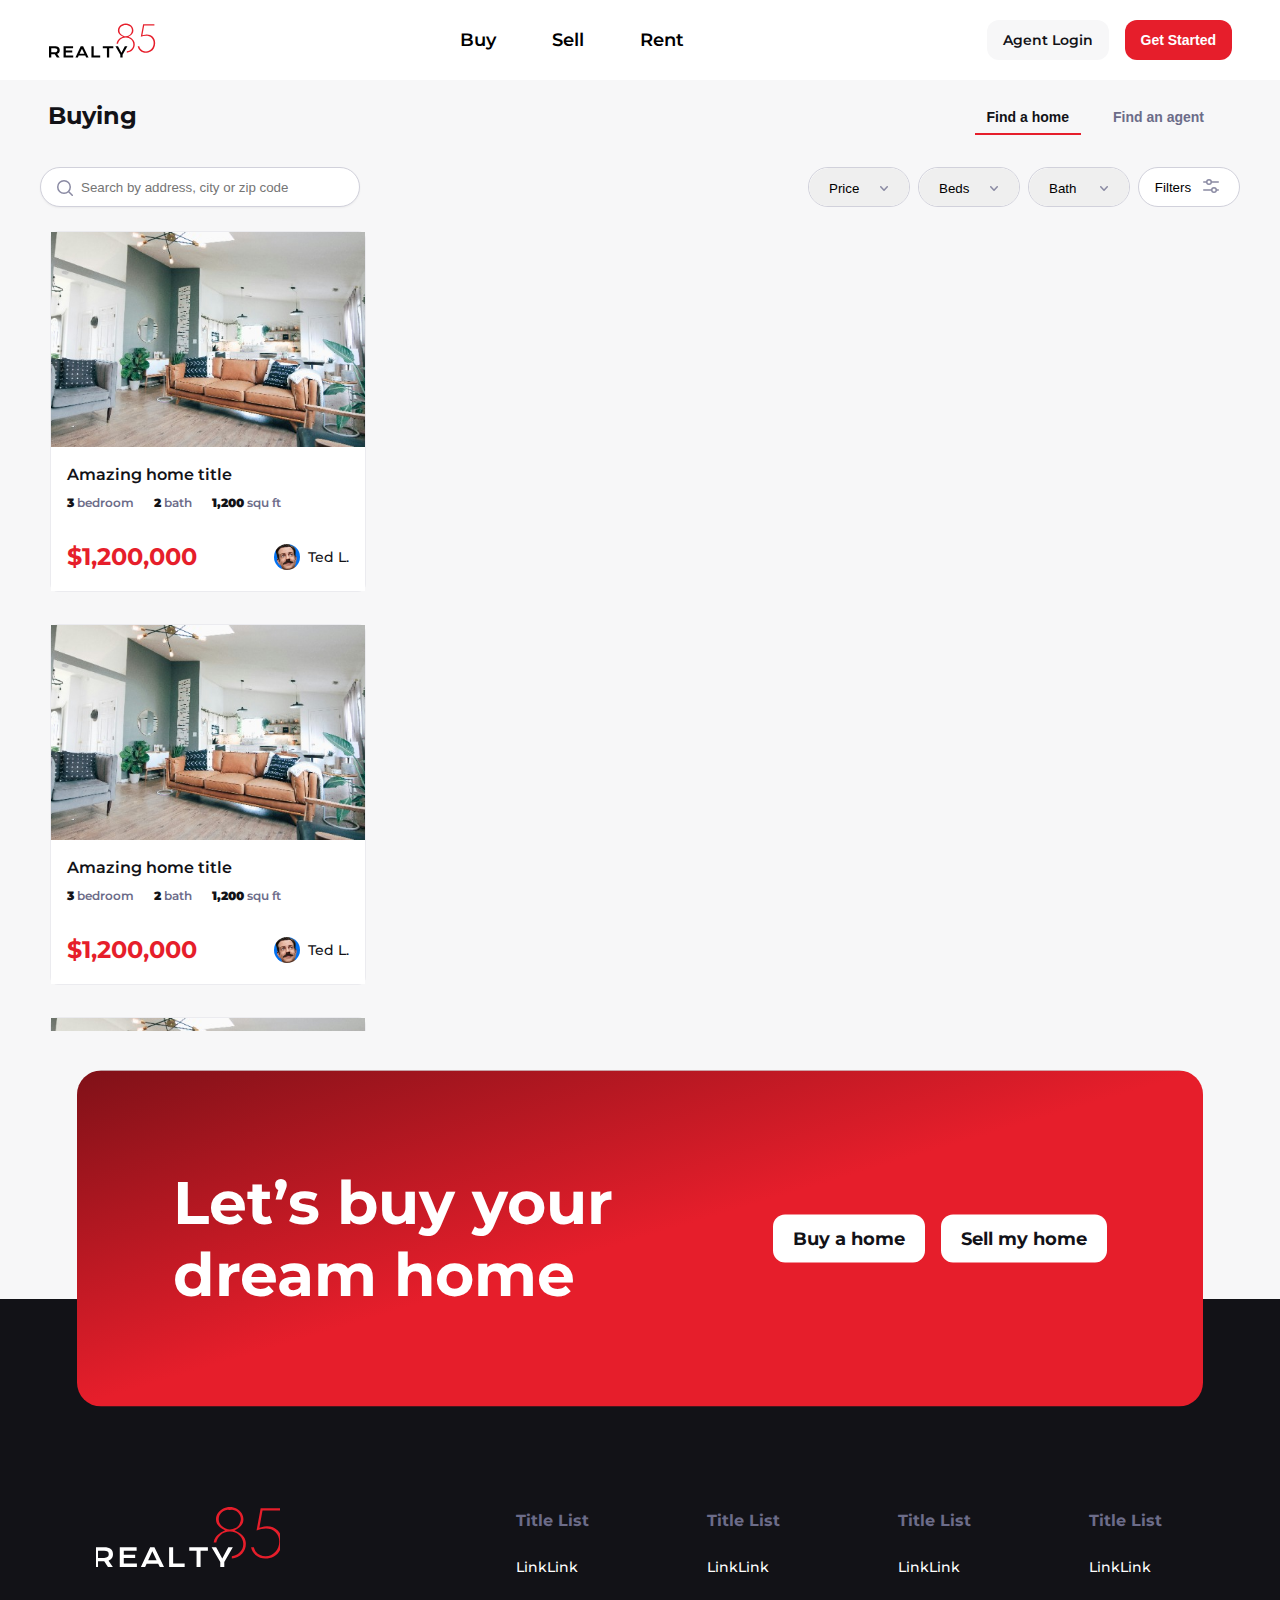
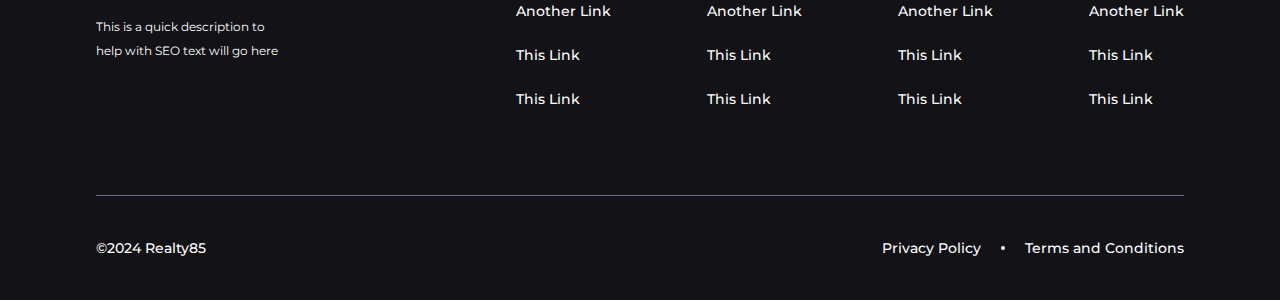
<file: buy.html>
<!DOCTYPE html>
<html lang="en">
  <head>
    <meta charset="UTF-8" />
    <meta name="viewport" content="width=device-width, initial-scale=1.0" />
    <title>Realty 85 | Buy</title>
    <link rel="preconnect" href="https://fonts.googleapis.com" defer />
    <link rel="preconnect" href="https://fonts.gstatic.com" crossorigin defer />
    <link
      href="https://fonts.googleapis.com/css2?family=Montserrat:ital,wght@0,100..900;1,100..900&display=swap"
      rel="stylesheet"
      defer
    />
    <link
      href="https://fonts.googleapis.com/css2?family=Krona+One&display=swap"
      rel="stylesheet"
      defer
    />
    <link rel="stylesheet" href="./css/index.css" />
    <link rel="stylesheet" href="./css/input-wrapper.css" />
    <link rel="stylesheet" href="./css/navigation.css" />
    <link rel="stylesheet" href="./css/property-card.css" />
    <link rel="stylesheet" href="./css/agent-card.css" />
    <link rel="stylesheet" href="./css/footer.css" />
    <link rel="stylesheet" href="./css/tab.css" />
    <link rel="stylesheet" href="./css/buy.css" />
    <link rel="stylesheet" href="./css/getting-started.css" />
  </head>
  <body>
    <header>
      <nav>
        <div class="logo-container">
          <a href="/"><img src="./assets/logo-dark.svg" alt="logo" /></a>
        </div>
        <ul class="main-nav">
          <li>
            <a href="/buy.html">Buy</a>
          </li>
          <li>
            <a href="/sell.html">Sell</a>
          </li>
          <li>
            <a href="./rent.html">Rent</a>
          </li>
        </ul>
        <div class="nav-btn">
          <a>Agent Login</a>
          <button id="get-started-btn">Get Started</button>
        </div>
        <div class="hamburger-menu">
          <button id="mobile-nav-btn">
            <span></span>
            <span></span>
            <span></span>
          </button>
        </div>
        <ul class="mobile-nav">
          <li>
            <a href="/buy.html">Buy</a>
          </li>
          <li>
            <a href="/sell.html">Sell</a>
          </li>
          <li>
            <a href="./rent.html">Rent</a>
          </li>
          <li>
            <a href="./agent-apply.html">Agent Login</a>
          </li>
          <li>
            <button id="get-started-mob-btn">Get Started</button>
          </li>
        </ul>
      </nav>
    </header>
    <main>
      <div class="tab-container">
        <h2>Buying</h2>
        <div class="tab-wrapper">
          <button class="tab-option active" data-content-id="find-home">
            Find a home
          </button>
          <button class="tab-option" data-content-id="find-agent">
            Find an agent
          </button>
        </div>
      </div>
      <div class="tab-content-wrapper">
        <section id="find-home" class="tab-content show">
          <div class="top-bar">
            <div class="map-search-wrapper">
              <span class="search-icon-wrapper">
                <svg
                  width="16"
                  height="16"
                  viewBox="0 0 16 16"
                  fill="none"
                  xmlns="http://www.w3.org/2000/svg"
                >
                  <path
                    d="M15.25 15.25L11.5 11.5M0.75 7C0.75 3.54822 3.54822 0.75 7 0.75C10.4518 0.75 13.25 3.54822 13.25 7C13.25 10.4518 10.4518 13.25 7 13.25C3.54822 13.25 0.75 10.4518 0.75 7Z"
                    stroke="#8A8AA3"
                    stroke-width="1.5"
                    stroke-linecap="round"
                    stroke-linejoin="round"
                  />
                </svg>
              </span>

              <input
                id="map-search"
                type="text"
                placeholder="Search by address, city or zip code"
              />
            </div>
            <div class="filter-wrapper">
              <div class="select-wrapper">
                <select name="price-filter" id="price-filter" required>
                  <option value="" disabled selected>Price</option>
                  <option value="">Item 1</option>
                </select>
                <span class="select-caret">
                  <svg
                    width="8"
                    height="5"
                    viewBox="0 0 8 5"
                    fill="none"
                    xmlns="http://www.w3.org/2000/svg"
                  >
                    <path
                      d="M7.25 0.75L4 4.25L0.75 0.75"
                      stroke="#8A8AA3"
                      stroke-width="1.5"
                      stroke-linecap="round"
                      stroke-linejoin="round"
                    />
                  </svg>
                </span>
              </div>
              <div class="select-wrapper">
                <select name="bed-filter" id="bed-filter" required>
                  <option value="" disabled selected>Beds</option>
                </select>
                <span class="select-caret">
                  <svg
                    width="8"
                    height="5"
                    viewBox="0 0 8 5"
                    fill="none"
                    xmlns="http://www.w3.org/2000/svg"
                  >
                    <path
                      d="M7.25 0.75L4 4.25L0.75 0.75"
                      stroke="#8A8AA3"
                      stroke-width="1.5"
                      stroke-linecap="round"
                      stroke-linejoin="round"
                    />
                  </svg>
                </span>
              </div>
              <div class="select-wrapper">
                <select name="bath-filter" id="bath-filter" required>
                  <option value="" disabled selected>Bath</option>
                </select>
                <span class="select-caret">
                  <svg
                    width="8"
                    height="5"
                    viewBox="0 0 8 5"
                    fill="none"
                    xmlns="http://www.w3.org/2000/svg"
                  >
                    <path
                      d="M7.25 0.75L4 4.25L0.75 0.75"
                      stroke="#8A8AA3"
                      stroke-width="1.5"
                      stroke-linecap="round"
                      stroke-linejoin="round"
                    />
                  </svg>
                </span>
              </div>
              <button id="filter-btn">
                <span>Filters</span>
                <span>
                  <svg
                    width="24"
                    height="24"
                    viewBox="0 0 24 24"
                    fill="none"
                    xmlns="http://www.w3.org/2000/svg"
                  >
                    <path
                      d="M4.75 8H7.25M12.75 8H19.25M4.75 16H12.25M17.75 16H19.25M12.25 8C12.25 9.24264 11.2426 10.25 10 10.25C8.75736 10.25 7.75 9.24264 7.75 8C7.75 6.75736 8.75736 5.75 10 5.75C11.2426 5.75 12.25 6.75736 12.25 8ZM17.25 16C17.25 17.2426 16.2426 18.25 15 18.25C13.7574 18.25 12.75 17.2426 12.75 16C12.75 14.7574 13.7574 13.75 15 13.75C16.2426 13.75 17.25 14.7574 17.25 16Z"
                      stroke="#8A8AA3"
                      stroke-width="1.5"
                      stroke-linecap="round"
                      stroke-linejoin="round"
                    />
                  </svg>
                </span>
              </button>
            </div>
          </div>
          <div class="main-content">
            <div class="side-panel">
              <div class="property-list">
                <div class="property-card">
                  <div class="image-container">
                    <img src="./assets/property-card-image.jpg" alt="card-image" />
                  </div>
                  <div class="room-info">
                    <h3>Amazing home title</h3>
                    <div class="specifications">
                      <span>
                        <span class="bed-count"><strong>3</strong></span> bedroom
                      </span>
                      <span>
                        <span class="bath-count"><strong>2</strong></span> bath
                      </span>
                      <span>
                        <span class="area"><strong>1,200</strong></span> squ ft
                      </span>
                    </div>
                    <div class="property-price">
                      <div class="price-wrapper">
                        $<span class="price">1,200,000</span>
                      </div>
                      <div class="avatar-container">
                        <div class="avatar">
                          <img src="./assets/property-card-avatar.png" alt="avatar" />
                        </div>
      
                        <span class="avatar-name">Ted L.</span>
                      </div>
                    </div>
                  </div>
                </div>
                <div class="property-card">
                  <div class="image-container">
                    <img src="./assets/property-card-image.jpg" alt="card-image" />
                  </div>
                  <div class="room-info">
                    <h3>Amazing home title</h3>
                    <div class="specifications">
                      <span>
                        <span class="bed-count"><strong>3</strong></span> bedroom
                      </span>
                      <span>
                        <span class="bath-count"><strong>2</strong></span> bath
                      </span>
                      <span>
                        <span class="area"><strong>1,200</strong></span> squ ft
                      </span>
                    </div>
                    <div class="property-price">
                      <div class="price-wrapper">
                        $<span class="price">1,200,000</span>
                      </div>
                      <div class="avatar-container">
                        <div class="avatar">
                          <img src="./assets/property-card-avatar.png" alt="avatar" />
                        </div>
      
                        <span class="avatar-name">Ted L.</span>
                      </div>
                    </div>
                  </div>
                </div>
                <div class="property-card">
                  <div class="image-container">
                    <img src="./assets/property-card-image.jpg" alt="card-image" />
                  </div>
                  <div class="room-info">
                    <h3>Amazing home title</h3>
                    <div class="specifications">
                      <span>
                        <span class="bed-count"><strong>3</strong></span> bedroom
                      </span>
                      <span>
                        <span class="bath-count"><strong>2</strong></span> bath
                      </span>
                      <span>
                        <span class="area"><strong>1,200</strong></span> squ ft
                      </span>
                    </div>
                    <div class="property-price">
                      <div class="price-wrapper">
                        $<span class="price">1,200,000</span>
                      </div>
                      <div class="avatar-container">
                        <div class="avatar">
                          <img src="./assets/property-card-avatar.png" alt="avatar" />
                        </div>
      
                        <span class="avatar-name">Ted L.</span>
                      </div>
                    </div>
                  </div>
                </div>
              </div>
            </div>
            <div class="map-wrapper">
              <div class="map">
                <iframe src="https://www.google.com/maps/embed?pb=!1m18!1m12!1m3!1d68447.54888939518!2d-85.57731729900244!3d38.24305239113517!2m3!1f0!2f0!3f0!3m2!1i1024!2i768!4f13.1!3m3!1m2!1s0x886975b69e04d0e3%3A0xc2e3bdb7af5fd914!2sGlenview%20Hills%2C%20KY%2040222%2C%20USA!5e0!3m2!1sen!2sin!4v1719197927501!5m2!1sen!2sin" width="600" height="450" style="border:0;" allowfullscreen="" loading="lazy" referrerpolicy="no-referrer-when-downgrade"></iframe>
              </div>
            </div>
            <button id="map-button">
              <span>Map</span>
            <span><svg width="14" height="16" viewBox="0 0 14 16" fill="none" xmlns="http://www.w3.org/2000/svg">
              <path d="M13.25 7C13.25 11 7 15.25 7 15.25C7 15.25 0.75 11 0.75 7C0.75 3.5 3.68629 0.75 7 0.75C10.3137 0.75 13.25 3.5 13.25 7Z" stroke="white" stroke-width="1.5" stroke-linecap="round" stroke-linejoin="round"/>
              <path d="M9.25 7C9.25 8.24264 8.24264 9.25 7 9.25C5.75736 9.25 4.75 8.24264 4.75 7C4.75 5.75736 5.75736 4.75 7 4.75C8.24264 4.75 9.25 5.75736 9.25 7Z" stroke="white" stroke-width="1.5" stroke-linecap="round" stroke-linejoin="round"/>
              </svg>
              
              </span></button>
          </div>
        </section>
        <section id="find-agent" class="tab-content">
          <div class="section-wrapper">
            <div class="cover-image-wrapper">
              <div class="cover-text">
                <h4>Buy a house</h4>
                <h1>Professional experienced agents are here for you</h1>
              </div>
              <div class="image-container">
                <img src="./assets/buy-cover.png" alt="cover" />
              </div>
            </div>
            <section class="inner-section">
              <h3>Why Realty85 Agents</h3>
              <h2>We are the best period.</h2>
              <div class="professional-wrapper">
                <div class="professional-box">
                  <h4>Professional</h4>
                  <h3>This is the benefit</h3>
                  <p>
                    These are a details about this specific benefit to the user.
                    These are a details about this specific benefit to the user.
                  </p>
                </div>
                <div class="professional-box">
                  <h4>Professional</h4>
                  <h3>This is the benefit</h3>
                  <p>
                    These are a details about this specific benefit to the user.
                    These are a details about this specific benefit to the user.
                  </p>
                </div>
                <div class="professional-box">
                  <h4>Professional</h4>
                  <h3>This is the benefit</h3>
                  <p>
                    These are a details about this specific benefit to the user.
                    These are a details about this specific benefit to the user.
                  </p>
                </div>
              </div>
            </section>
          </div>
          <section class="inner-section agents-list-section">
            <h3>Our Agents</h3>
            <h2>Meet our agents</h2>
            <div class="agents-list">
              <div class="agents-list-wrapper">
                <div class="agent-card">
                  <div class="agent-image">
                    <img src="./assets/agent-image.jpg" alt="agent" />
                  </div>
                  <div class="agent-info">
                    <h4>Arizona</h4>
                    <h3 class="agent-name">Keely Jones</h3>
                    <p class="agent-detail">
                      I am a native of Arizona and have lived in Phoenix for 21
                      years. I was born and raised in Flagstaff, where I
                      attended Northern Arizona... MORE
                    </p>
                    <a href="/">Contact Keely</a>
                  </div>
                </div>
                <div class="agent-card">
                  <div class="agent-image">
                    <img src="./assets/agent-image.jpg" alt="agent" />
                  </div>
                  <div class="agent-info">
                    <h4>Arizona</h4>
                    <h3 class="agent-name">Keely Jones</h3>
                    <p class="agent-detail">
                      I am a native of Arizona and have lived in Phoenix for 21
                      years. I was born and raised in Flagstaff, where I
                      attended Northern Arizona... MORE
                    </p>
                    <a href="/">Contact Keely</a>
                  </div>
                </div>
                <div class="agent-card">
                  <div class="agent-image">
                    <img src="./assets/agent-image.jpg" alt="agent" />
                  </div>
                  <div class="agent-info">
                    <h4>Arizona</h4>
                    <h3 class="agent-name">Keely Jones</h3>
                    <p class="agent-detail">
                      I am a native of Arizona and have lived in Phoenix for 21
                      years. I was born and raised in Flagstaff, where I
                      attended Northern Arizona... MORE
                    </p>
                    <a href="/">Contact Keely</a>
                  </div>
                </div>
                <div class="agent-card">
                  <div class="agent-image">
                    <img src="./assets/agent-image.jpg" alt="agent" />
                  </div>
                  <div class="agent-info">
                    <h4>Arizona</h4>
                    <h3 class="agent-name">Keely Jones</h3>
                    <p class="agent-detail">
                      I am a native of Arizona and have lived in Phoenix for 21
                      years. I was born and raised in Flagstaff, where I
                      attended Northern Arizona... MORE
                    </p>
                    <a href="/">Contact Keely</a>
                  </div>
                </div>
                <div class="agent-card">
                  <div class="agent-image">
                    <img src="./assets/agent-image.jpg" alt="agent" />
                  </div>
                  <div class="agent-info">
                    <h4>Arizona</h4>
                    <h3 class="agent-name">Keely Jones</h3>
                    <p class="agent-detail">
                      I am a native of Arizona and have lived in Phoenix for 21
                      years. I was born and raised in Flagstaff, where I
                      attended Northern Arizona... MORE
                    </p>
                    <a href="/">Contact Keely</a>
                  </div>
                </div>
                <div class="agent-card">
                  <div class="agent-image">
                    <img src="./assets/agent-image.jpg" alt="agent" />
                  </div>
                  <div class="agent-info">
                    <h4>Arizona</h4>
                    <h3 class="agent-name">Keely Jones</h3>
                    <p class="agent-detail">
                      I am a native of Arizona and have lived in Phoenix for 21
                      years. I was born and raised in Flagstaff, where I
                      attended Northern Arizona... MORE
                    </p>
                    <a href="/">Contact Keely</a>
                  </div>
                </div>
                <div class="agent-card">
                  <div class="agent-image">
                    <img src="./assets/agent-image.jpg" alt="agent" />
                  </div>
                  <div class="agent-info">
                    <h4>Arizona</h4>
                    <h3 class="agent-name">Keely Jones</h3>
                    <p class="agent-detail">
                      I am a native of Arizona and have lived in Phoenix for 21
                      years. I was born and raised in Flagstaff, where I
                      attended Northern Arizona... MORE
                    </p>
                    <a href="/">Contact Keely</a>
                  </div>
                </div>
                <div class="agent-card">
                  <div class="agent-image">
                    <img src="./assets/agent-image.jpg" alt="agent" />
                  </div>
                  <div class="agent-info">
                    <h4>Arizona</h4>
                    <h3 class="agent-name">Keely Jones</h3>
                    <p class="agent-detail">
                      I am a native of Arizona and have lived in Phoenix for 21
                      years. I was born and raised in Flagstaff, where I
                      attended Northern Arizona... MORE
                    </p>
                    <a href="/">Contact Keely</a>
                  </div>
                </div>
              </div>
            </div>
            <div class="view-more-btn-wrapper">
              <a>View More</a>
            </div>
          </section>
        </section>
      </div>
    </main>
    <footer>
      <div class="footer-banner">
        <h2>Let’s buy your dream home</h2>
        <div class="btn-container">
          <a>Buy a home</a>
          <a>Sell my home</a>
        </div>
      </div>
      <div>
        <div class="footer-nav-container">
          <div class="footer-logo-container">
            <div class="footer-logo">
              <img src="./assets/logo.svg" alt="logo" />
            </div>
            <p>
              This is a quick description to help with SEO text will go here
            </p>
          </div>
          <div class="footer-nav-wrapper">
            <ul class="footer-nav">
              <li>
                <h3>Title List</h3>
              </li>
              <li>
                <a>LinkLink</a>
              </li>
              <li>
                <a>Another Link</a>
              </li>
              <li>
                <a>This Link</a>
              </li>
              <li>
                <a>This Link</a>
              </li>
            </ul>
            <ul class="footer-nav">
              <li>
                <h3>Title List</h3>
              </li>
              <li>
                <a href="">LinkLink</a>
              </li>
              <li>
                <a>Another Link</a>
              </li>
              <li>
                <a>This Link</a>
              </li>
              <li>
                <a>This Link</a>
              </li>
            </ul>
            <ul class="footer-nav">
              <li>
                <h3>Title List</h3>
              </li>
              <li>
                <a>LinkLink</a>
              </li>
              <li>
                <a>Another Link</a>
              </li>
              <li>
                <a>This Link</a>
              </li>
              <li>
                <a>This Link</a>
              </li>
            </ul>
            <ul class="footer-nav">
              <li>
                <h3>Title List</h3>
              </li>
              <li>
                <a>LinkLink</a>
              </li>
              <li>
                <a>Another Link</a>
              </li>
              <li>
                <a>This Link</a>
              </li>
              <li>
                <a>This Link</a>
              </li>
            </ul>
          </div>
        </div>
        <div class="legal-info">
          <div class="copyright-text">&copy;2024 Realty85</div>
          <div class="terms">
            <a>Privacy Policy</a>
            <span class="spacer"></span>
            <a>Terms and Conditions</a>
          </div>
        </div>
      </div>
    </footer>
    <div class="get-started-popup-wrapper">
      <div class="get-started-popup">
        <button id="get-started-close">
          <svg
            width="12"
            height="12"
            viewBox="0 0 12 12"
            fill="none"
            xmlns="http://www.w3.org/2000/svg"
          >
            <path
              d="M11.25 0.75L0.75 11.25M0.75 0.75L11.25 11.25"
              stroke="#8A8AA3"
              stroke-width="1.5"
              stroke-linecap="round"
              stroke-linejoin="round"
            />
          </svg>
        </button>
        <h2>Get started with Realty85</h2>
        <form>
          <div class="property-action-wrapper">
            <input id="buy" type="radio" name="propertyAction" value="buy" />
            <label for="buy">
              <span>Buy</span>
              <span>I want to buy</span>
            </label>
            <input id="sell" type="radio" name="propertyAction" value="sell" />
            <label for="sell">
              <span>Sell</span>
              <span>I want to sell</span>
            </label>
            <input id="rent" type="radio" name="propertyAction" value="rent" />
            <label for="rent">
              <span>Rent</span>
              <span>I want to rent</span>
            </label>
            <div class="separator"></div>
            <input
              id="agent"
              type="radio"
              name="propertyAction"
              value="agent"
            />
            <label for="agent">
              <span>Agent</span>
              <span>I want to agent</span>
            </label>
          </div>
          <div class="input-field-wrapper">
            <h3>
              Fill out the form below and we will reach out within 24 hours.
            </h3>
            <div class="input-wrapper">
              <div class="input-icon">
                <svg
                  width="17"
                  height="16"
                  viewBox="0 0 17 16"
                  fill="none"
                  xmlns="http://www.w3.org/2000/svg"
                >
                  <path
                    d="M11.7497 4C11.7497 5.79493 10.2947 7.25 8.49973 7.25C6.7048 7.25 5.24973 5.79493 5.24973 4C5.24973 2.20507 6.7048 0.75 8.49973 0.75C10.2947 0.75 11.7497 2.20507 11.7497 4Z"
                    stroke="#8A8AA3"
                    stroke-width="1.5"
                    stroke-linecap="round"
                    stroke-linejoin="round"
                  />
                  <path
                    d="M3.34723 15.25H13.6522C14.7941 15.25 15.6738 14.2681 15.1405 13.2584C14.3561 11.7731 12.5677 10 8.49973 10C4.43174 10 2.64339 11.7731 1.85897 13.2584C1.3257 14.2681 2.20531 15.25 3.34723 15.25Z"
                    stroke="#8A8AA3"
                    stroke-width="1.5"
                    stroke-linecap="round"
                    stroke-linejoin="round"
                  />
                </svg>
              </div>
              <input type="text" name="name" placeholder="Name" />
            </div>
            <div class="input-wrapper">
              <div class="input-icon">
                <svg
                  width="17"
                  height="14"
                  viewBox="0 0 17 14"
                  fill="none"
                  xmlns="http://www.w3.org/2000/svg"
                >
                  <path
                    d="M2 1.5L8.5 7.25L15 1.5M3.25 13.25H13.75C14.8546 13.25 15.75 12.3546 15.75 11.25V2.75C15.75 1.64543 14.8546 0.75 13.75 0.75H3.25C2.14543 0.75 1.25 1.64543 1.25 2.75V11.25C1.25 12.3546 2.14543 13.25 3.25 13.25Z"
                    stroke="#8A8AA3"
                    stroke-width="1.5"
                    stroke-linecap="round"
                    stroke-linejoin="round"
                  />
                </svg>
              </div>
              <input type="text" name="email" placeholder="Email" />
            </div>
            <div class="input-wrapper">
              <div class="input-icon">
                <svg
                  width="17"
                  height="16"
                  viewBox="0 0 17 16"
                  fill="none"
                  xmlns="http://www.w3.org/2000/svg"
                >
                  <path
                    d="M5.39286 0.75H2.56818C1.84017 0.75 1.25 1.34017 1.25 2.06818C1.25 9.3483 7.1517 15.25 14.4318 15.25C15.1598 15.25 15.75 14.6598 15.75 13.9318V11.1071L12.6429 9.03571L11.0317 10.6468C10.7519 10.9267 10.3337 11.0137 9.9821 10.8321C9.38579 10.524 8.41815 9.94521 7.46429 9.03571C6.48768 8.10454 5.91548 7.10114 5.62829 6.49395C5.46734 6.15368 5.56052 5.76091 5.82669 5.49474L7.46429 3.85714L5.39286 0.75Z"
                    stroke="#8A8AA3"
                    stroke-width="1.5"
                    stroke-linecap="round"
                    stroke-linejoin="round"
                  />
                </svg>
              </div>
              <input
                type="text"
                name="phoneNumber"
                placeholder="Phone number"
              />
            </div>
            <div class="input-wrapper">
              <div class="input-icon">
                <svg
                  width="15"
                  height="16"
                  viewBox="0 0 15 16"
                  fill="none"
                  xmlns="http://www.w3.org/2000/svg"
                >
                  <path
                    d="M13.75 7C13.75 11 7.5 15.25 7.5 15.25C7.5 15.25 1.25 11 1.25 7C1.25 3.5 4.18629 0.75 7.5 0.75C10.8137 0.75 13.75 3.5 13.75 7Z"
                    stroke="#8A8AA3"
                    stroke-width="1.5"
                    stroke-linecap="round"
                    stroke-linejoin="round"
                  />
                  <path
                    d="M9.75 7C9.75 8.24264 8.74264 9.25 7.5 9.25C6.25736 9.25 5.25 8.24264 5.25 7C5.25 5.75736 6.25736 4.75 7.5 4.75C8.74264 4.75 9.75 5.75736 9.75 7Z"
                    stroke="#8A8AA3"
                    stroke-width="1.5"
                    stroke-linecap="round"
                    stroke-linejoin="round"
                  />
                </svg>
              </div>
              <input
                type="text"
                name="city"
                placeholder="City you are looking to buy in"
              />
            </div>
            <input id="get-started-submit" type="submit" value="Submit" />
          </div>
          <div class="get-start-help-wrapper">
            <a class="get-start-help" href="/login.html">Need help?</a>
          </div>
        </form>
      </div>
    </div>
    <script src="./js/getting-started.js"></script>
    <script src="./js/tab.js"></script>
    <script src="./js/mobile-nav.js"></script>
  </body>
</html>
</file>
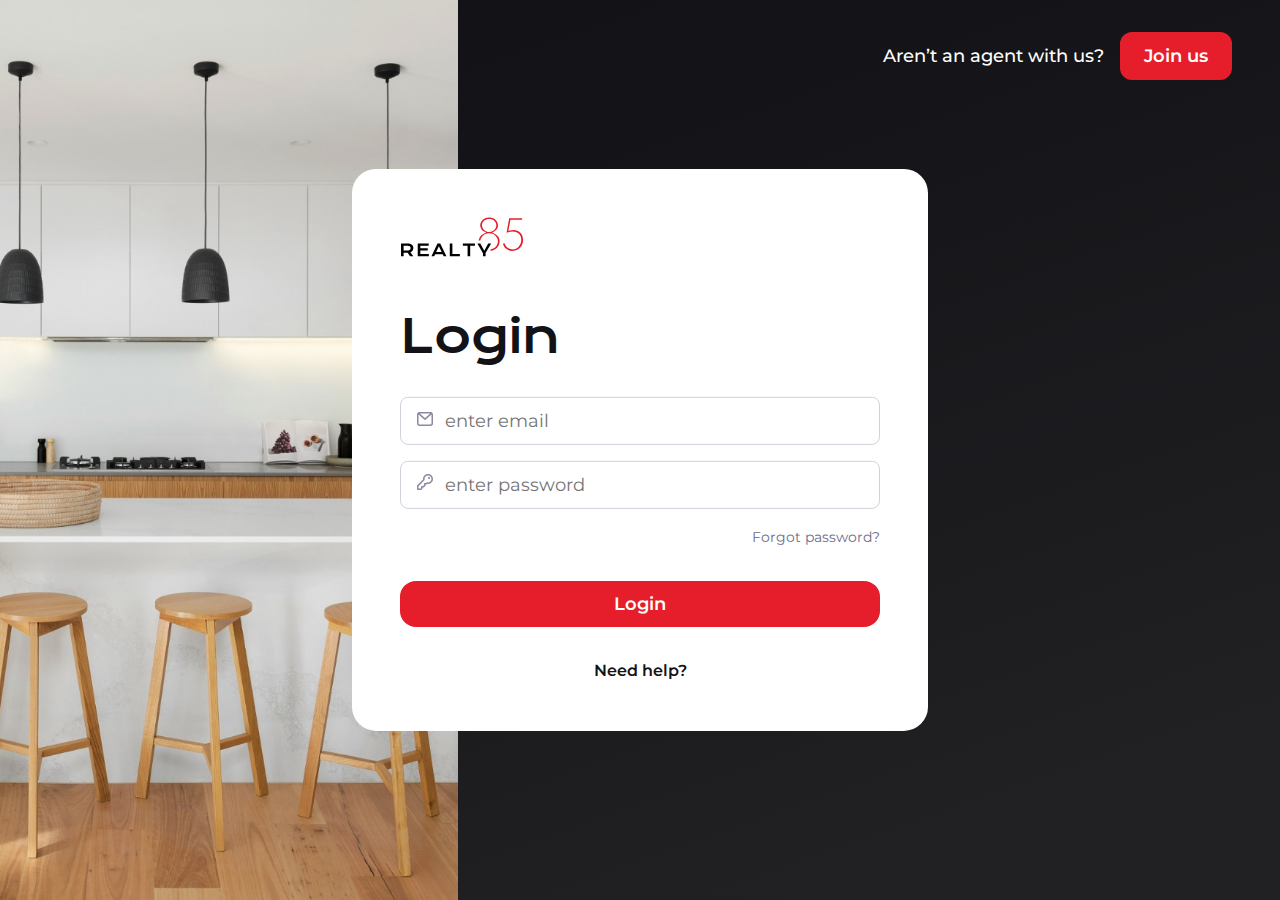
<file: login.html>
<!DOCTYPE html>
<html lang="en">
  <head>
    <meta charset="UTF-8" />
    <meta name="viewport" content="width=device-width, initial-scale=1.0" />
    <title>Login | Realty85</title>
    <link rel="preconnect" href="https://fonts.googleapis.com" defer />
    <link rel="preconnect" href="https://fonts.gstatic.com" crossorigin defer />
    <link
      href="https://fonts.googleapis.com/css2?family=Montserrat:ital,wght@0,100..900;1,100..900&display=swap"
      rel="stylesheet"
      defer
    />
    <link
      href="https://fonts.googleapis.com/css2?family=Krona+One&display=swap"
      rel="stylesheet"
      defer
    />
    <link rel="stylesheet" href="./css/index.css" />
    <link rel="stylesheet" href="./css/input-wrapper.css">
    <link rel="stylesheet" href="./css/login.css" />
  </head>
  <body id="login-page">
    <nav>
      <a href="/login.html">Aren’t an agent with us?</a>
      <a href="./login.html">Join us</a>
    </nav>
    <section class="login-section">
      <div class="bg-container">
        <!-- <img src="./assets/login-bg.jpg" alt="login bg"/> -->
      </div>
      <div class="bg-cover"></div>
      <div class="login-container">
        <div class="logo-container">
          <img src="./assets/logo-dark.svg" alt="logo" />
        </div>
        <h1 class="title">Login</h1>
        <form id="login-form">
          <div class="input-wrapper">
            <div class="input-icon">
              <svg
                width="16"
                height="14"
                viewBox="0 0 16 14"
                fill="none"
                xmlns="http://www.w3.org/2000/svg"
              >
                <path
                  d="M1.5 1.5L8 7.25L14.5 1.5M2.75 13.25H13.25C14.3546 13.25 15.25 12.3546 15.25 11.25V2.75C15.25 1.64543 14.3546 0.75 13.25 0.75H2.75C1.64543 0.75 0.75 1.64543 0.75 2.75V11.25C0.75 12.3546 1.64543 13.25 2.75 13.25Z"
                  stroke="#8A8AA3"
                  stroke-width="1.5"
                  stroke-linecap="round"
                  stroke-linejoin="round"
                />
              </svg>
            </div>
            <input type="email" name="email" placeholder="enter email" />
          </div>
          <div class="input-wrapper">
            <div class="input-icon">
                <svg width="16" height="16" viewBox="0 0 16 16" fill="none" xmlns="http://www.w3.org/2000/svg">
                    <path fill-rule="evenodd" clip-rule="evenodd" d="M7.5 5C7.5 3.067 9.067 1.5 11 1.5C12.933 1.5 14.5 3.067 14.5 5C14.5 6.933 12.933 8.5 11 8.5C10.7436 8.5 10.4944 8.47255 10.255 8.42071C10.0058 8.36674 9.74625 8.44309 9.56595 8.62339L9.18934 9H7.75C7.33579 9 7 9.33579 7 9.75V11.1893L6.18934 12H4.75C4.33579 12 4 12.3358 4 12.75V14.1893L3.68934 14.5H1.5V12.3107L7.37661 6.43405C7.55691 6.25375 7.63326 5.99419 7.57929 5.74498C7.52745 5.50557 7.5 5.25642 7.5 5ZM11 0C8.23858 0 6 2.23858 6 5C6 5.2192 6.01415 5.43541 6.04165 5.64769L0.21967 11.4697C0.0790176 11.6103 0 11.8011 0 12V15.25C0 15.6642 0.335786 16 0.75 16H4C4.19891 16 4.38968 15.921 4.53033 15.7803L5.28033 15.0303C5.42098 14.8897 5.5 14.6989 5.5 14.5V13.5H6.5C6.69891 13.5 6.88968 13.421 7.03033 13.2803L8.28033 12.0303C8.42098 11.8897 8.5 11.6989 8.5 11.5V10.5H9.5C9.69891 10.5 9.88968 10.421 10.0303 10.2803L10.3523 9.95835C10.5646 9.98585 10.7808 10 11 10C13.7614 10 16 7.76142 16 5C16 2.23858 13.7614 0 11 0ZM12 3C11.4477 3 11 3.44772 11 4C11 4.55228 11.4477 5 12 5C12.5523 5 13 4.55228 13 4C13 3.44772 12.5523 3 12 3Z" fill="#8A8AA3"/>
                    </svg>
            </div>
            <input type="password" name="password" placeholder="enter password" />
          </div>
          <div class="forgot-password-wrapper">
            <a href="/login">Forgot password?</a>
          </div>
          <input id="submit-btn" type="submit" value="Login"/>
          <div class="help-link-wrapper">
            <a class="help-link" href="/login.html">Need help?</a>
          </div>
        </form>
      </div>
    </section>
  </body>
</html>
</file>
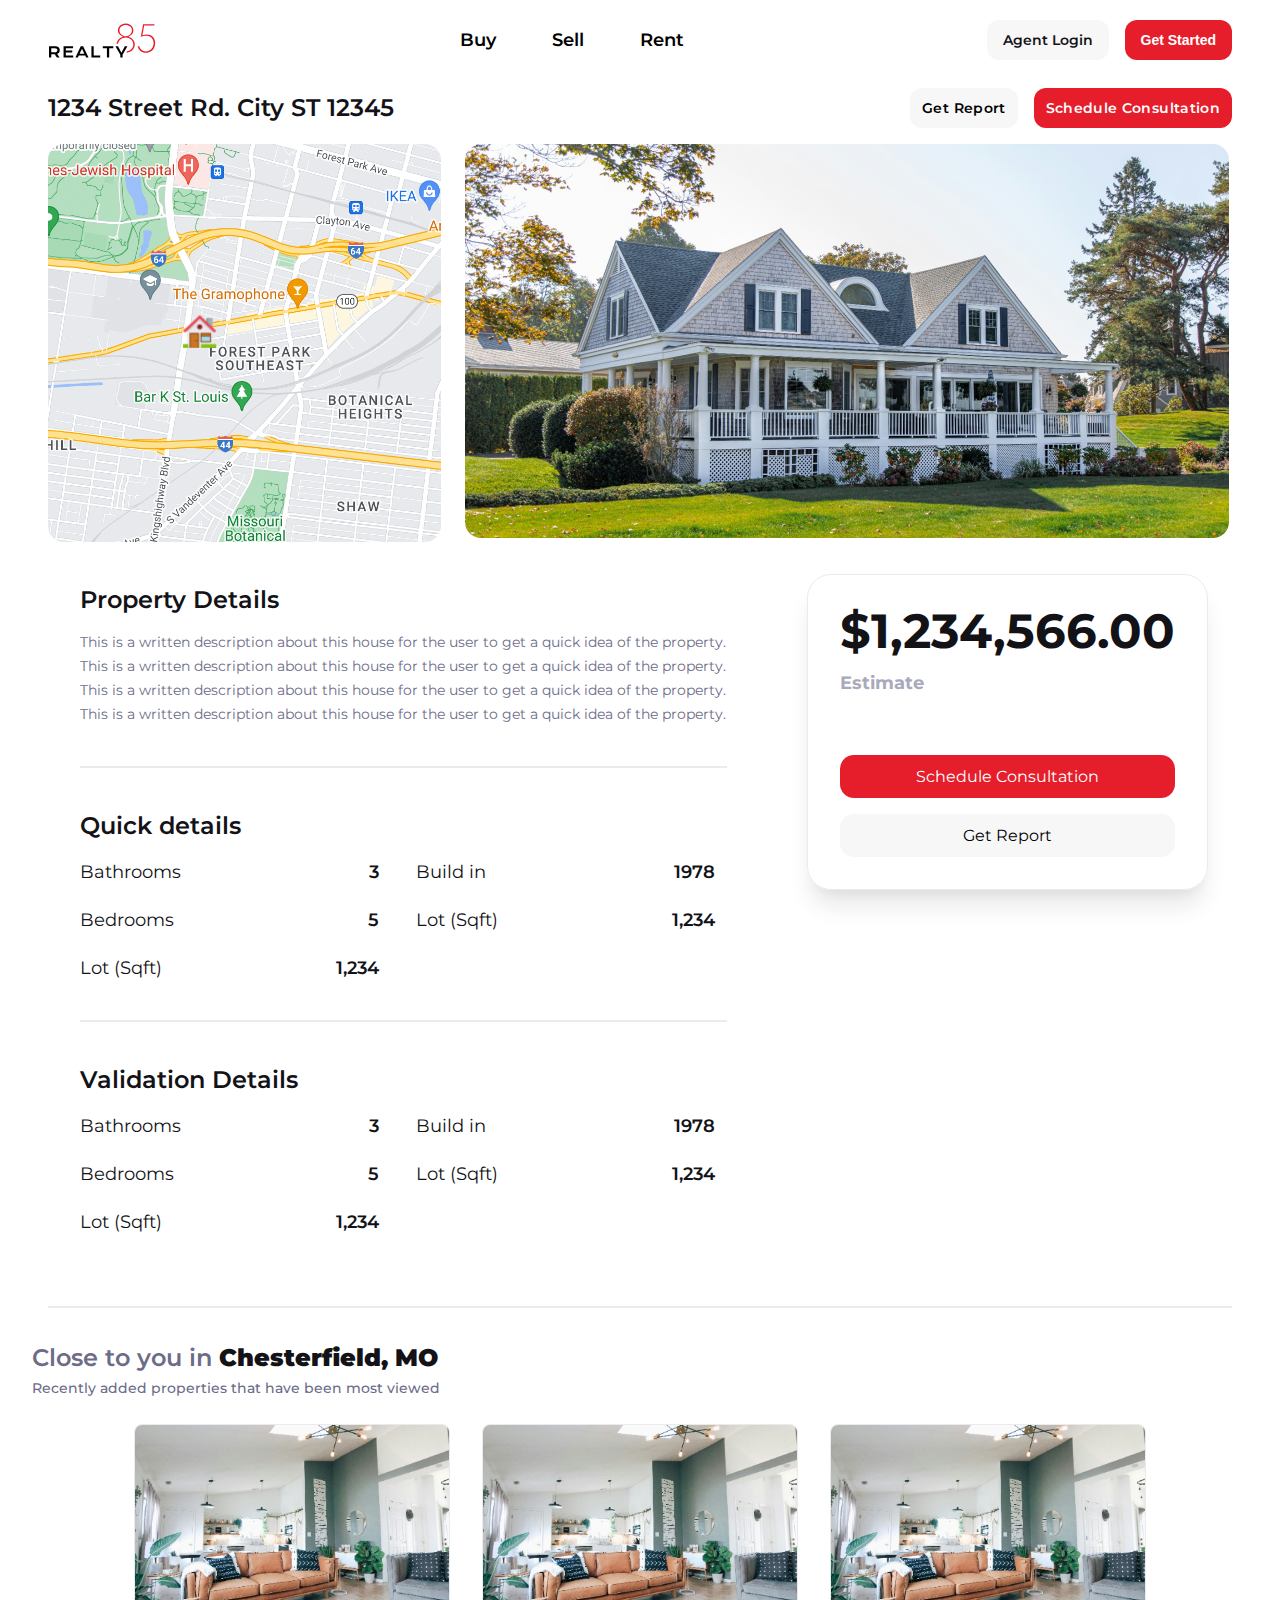
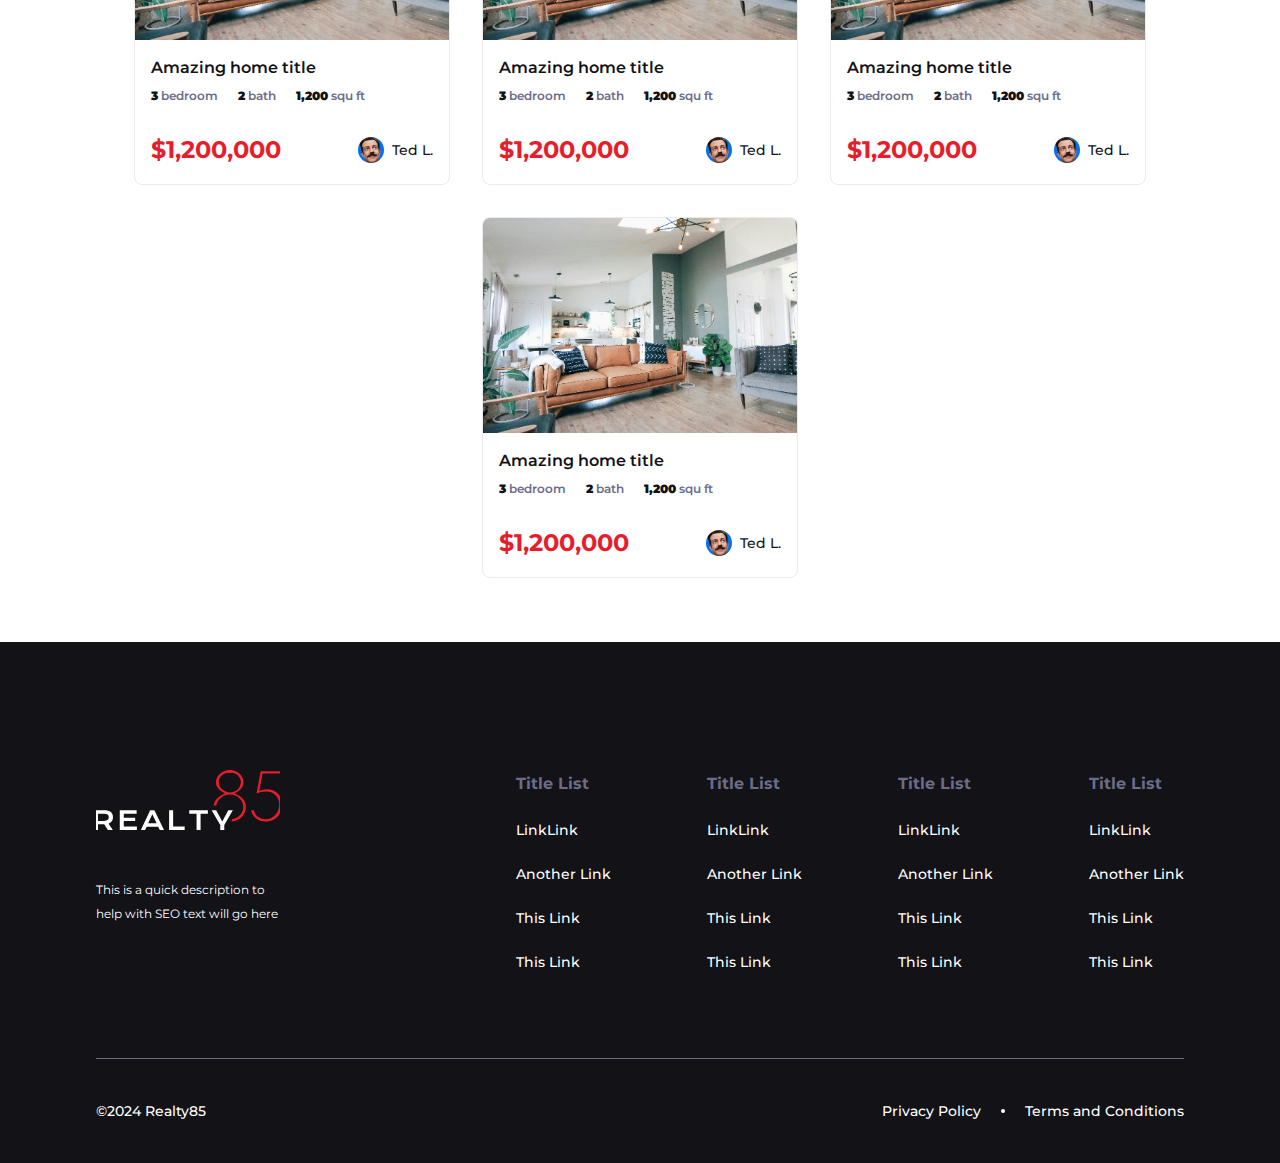
<file: property-detail.html>
<!DOCTYPE html>
<html lang="en">
  <head>
    <meta charset="UTF-8" />
    <meta name="viewport" content="width=device-width, initial-scale=1.0" />
    <title>Property Detail | Realty 85</title>
    <link rel="preconnect" href="https://fonts.googleapis.com" defer />
    <link rel="preconnect" href="https://fonts.gstatic.com" crossorigin defer />
    <link
      href="https://fonts.googleapis.com/css2?family=Montserrat:ital,wght@0,100..900;1,100..900&display=swap"
      rel="stylesheet"
      defer
    />
    <link
      href="https://fonts.googleapis.com/css2?family=Krona+One&display=swap"
      rel="stylesheet"
      defer
    />
    <link rel="stylesheet" href="./css/index.css" />
    <link rel="stylesheet" href="./css/input-wrapper.css" />
    <link rel="stylesheet" href="./css/navigation.css" />
    <link rel="stylesheet" href="./css/property-card.css" />
    <link rel="stylesheet" href="./css/footer.css" />
    <link rel="stylesheet" href="./css/getting-started.css" />
    <link rel="stylesheet" href="./css/property-detail.css">
  </head>
  <body>
    <header>
      <nav>
        <div class="logo-container">
          <img src="./assets/logo-dark.svg" alt="logo" />
        </div>
        <ul class="main-nav">
          <li>
            <a href="/buy.html">Buy</a>
          </li>
          <li>
            <a href="/sell.html">Sell</a>
          </li>
          <li>
            <a href="./rent.html">Rent</a>
          </li>
        </ul>
        <div class="nav-btn">
          <a>Agent Login</a>
          <button id="get-started-btn">Get Started</button>
        </div>
        <div class="hamburger-menu">
          <button id="mobile-nav-btn">
            <span></span>
            <span></span>
            <span></span>
          </button>
        </div>
        <ul class="mobile-nav">
          <li>
            <a href="/buy.html">Buy</a>
          </li>
          <li>
            <a href="/sell.html">Sell</a>
          </li>
          <li>
            <a href="./rent.html">Rent</a>
          </li>
          <li>
            <a href="./agent-apply.html">Agent Login</a>
          </li>
          <li>
            <button id="get-started-mob-btn">Get Started</button>
          </li>
        </ul>
      </nav>
    </header>
    <main>
        <div class="top-bar">
            <h2>1234 Street Rd. City ST 12345</h2>
            <div class="link-container">
                <a class="get-report" href="./property-detail.html">Get Report</a>
                <a class="schedule" href="./property-detail.html">Schedule Consultation</a>
            </div>
        </div>
        <div class="cover">
            <div class="map-wrapper">
                <img src="./assets/map-image.png" alt="map"/>
            </div>
            <div class="property-image">
                <img src="./assets/property-detail-cover.jpg" alt="cover"/>
            </div>
        </div>
        <section id="property-details">
            <div class="details">
                <div class="detail-info">
                    <h2>Property Details</h2>
                    <p>
                        This is a written description about this house for the user to get a quick idea of the property. This is a written description about this house for the user to get a quick idea of the property. This is a written description about this house for the user to get a quick idea of the property. This is a written description about this house for the user to get a quick idea of the property. 
                    </p>
                </div>
                <div class="info-section">
                        <h3>Quick details</h3>
                      <div class="info-wrapper">
                        <div class="info-element">
                            <span>
                                Bathrooms
                            </span>
                            <span>
                                3
                            </span>   
                        </div>
                        <div class="info-element">
                            <span>
                                Bedrooms
                            </span>
                            <span>
                                5
                            </span>
                        </div>
                        <div class="info-element">
                            <span>
                                Lot (Sqft)
                            </span>
                            <span>
                                1,234
                            </span>
                        </div>
                        <div class="info-element">
                            <span>
                               Build in
                            </span>
                            <span>
                                1978
                            </span>
                        </div>
                        <div class="info-element">
                            <span>
                                Lot (Sqft)
                            </span>
                            <span>
                                1,234
                            </span>
                        </div>
                    </div>
                </div>
                <div class="info-section">
                     <h3>Validation Details</h3>
                    <div class="info-wrapper">
                     
                        <div class="info-element">
                            <span>
                                Bathrooms
                            </span>
                            <span>
                                3
                            </span>   
                        </div>
                        <div class="info-element">
                            <span>
                                Bedrooms
                            </span>
                            <span>
                                5
                            </span>
                        </div>
                        <div class="info-element">
                            <span>
                                Lot (Sqft)
                            </span>
                            <span>
                                1,234
                            </span>
                        </div>
                        <div class="info-element">
                            <span>
                               Build in
                            </span>
                            <span>
                                1978
                            </span>
                        </div>
                        <div class="info-element">
                            <span>
                                Lot (Sqft)
                            </span>
                            <span>
                                1,234
                            </span>
                        </div>
                    </div>
                </div>
            </div>
            <div class="action-section">
              <div class="price"> 
                <h2>$1,234,566.00</h2>
                <span>Estimate</span>
              </div>
              <div class="action-btn-wrapper">
                <a href="./property-detail.html">Schedule <span>Consultation</span></a>
                <a href="./property-detail.html">Get Report</a>
              </div>
            </div>
        </section>
        <section class="property-card-section">
          <h2>Close to you in <strong>Chesterfield, MO</strong></h2>
          <h4>Recently added properties that have been most viewed</h4>
          <div class="property-card-container">
            <div class="property-card-wrapper">
              <div class="property-card">
                <div class="image-container">
                  <img src="./assets/property-card-image.jpg" alt="card-image" />
                </div>
                <div class="room-info">
                  <h3>Amazing home title</h3>
                  <div class="specifications">
                    <span>
                      <span class="bed-count"><strong>3</strong></span> bedroom
                    </span>
                    <span>
                      <span class="bath-count"><strong>2</strong></span> bath
                    </span>
                    <span>
                      <span class="area"><strong>1,200</strong></span> squ ft
                    </span>
                  </div>
                  <div class="property-price">
                    <div class="price-wrapper">
                      $<span class="price">1,200,000</span>
                    </div>
                    <div class="avatar-container">
                      <div class="avatar">
                        <img src="./assets/property-card-avatar.png" alt="avatar" />
                      </div>
    
                      <span class="avatar-name">Ted L.</span>
                    </div>
                  </div>
                </div>
              </div>
              <div class="property-card">
                <div class="image-container">
                  <img src="./assets/property-card-image.jpg" alt="card-image" />
                </div>
                <div class="room-info">
                  <h3>Amazing home title</h3>
                  <div class="specifications">
                    <span>
                      <span class="bed-count"><strong>3</strong></span> bedroom
                    </span>
                    <span>
                      <span class="bath-count"><strong>2</strong></span> bath
                    </span>
                    <span>
                      <span class="area"><strong>1,200</strong></span> squ ft
                    </span>
                  </div>
                  <div class="property-price">
                    <div class="price-wrapper">
                      $<span class="price">1,200,000</span>
                    </div>
                    <div class="avatar-container">
                      <div class="avatar">
                        <img src="./assets/property-card-avatar.png" alt="avatar" />
                      </div>
    
                      <span class="avatar-name">Ted L.</span>
                    </div>
                  </div>
                </div>
              </div>
              <div class="property-card">
                <div class="image-container">
                  <img src="./assets/property-card-image.jpg" alt="card-image" />
                </div>
                <div class="room-info">
                  <h3>Amazing home title</h3>
                  <div class="specifications">
                    <span>
                      <span class="bed-count"><strong>3</strong></span> bedroom
                    </span>
                    <span>
                      <span class="bath-count"><strong>2</strong></span> bath
                    </span>
                    <span>
                      <span class="area"><strong>1,200</strong></span> squ ft
                    </span>
                  </div>
                  <div class="property-price">
                    <div class="price-wrapper">
                      $<span class="price">1,200,000</span>
                    </div>
                    <div class="avatar-container">
                      <div class="avatar">
                        <img src="./assets/property-card-avatar.png" alt="avatar" />
                      </div>
    
                      <span class="avatar-name">Ted L.</span>
                    </div>
                  </div>
                </div>
              </div>
              <div class="property-card">
                <div class="image-container">
                  <img src="./assets/property-card-image.jpg" alt="card-image" />
                </div>
                <div class="room-info">
                  <h3>Amazing home title</h3>
                  <div class="specifications">
                    <span>
                      <span class="bed-count"><strong>3</strong></span> bedroom
                    </span>
                    <span>
                      <span class="bath-count"><strong>2</strong></span> bath
                    </span>
                    <span>
                      <span class="area"><strong>1,200</strong></span> squ ft
                    </span>
                  </div>
                  <div class="property-price">
                    <div class="price-wrapper">
                      $<span class="price">1,200,000</span>
                    </div>
                    <div class="avatar-container">
                      <div class="avatar">
                        <img src="./assets/property-card-avatar.png" alt="avatar" />
                      </div>
    
                      <span class="avatar-name">Ted L.</span>
                    </div>
                  </div>
                </div>
              </div>
            </div>
          </div>
        </section>
    </main>
    <footer>
      <div>
        <div class="footer-nav-container">
          <div class="footer-logo-container">
            <div class="footer-logo">
              <img src="./assets/logo.svg" alt="logo" />
            </div>
            <p>
              This is a quick description to help with SEO text will go here
            </p>
          </div>
          <div class="footer-nav-wrapper">
            <ul class="footer-nav">
              <li>
                <h3>Title List</h3>
              </li>
              <li>
                <a>LinkLink</a>
              </li>
              <li>
                <a>Another Link</a>
              </li>
              <li>
                <a>This Link</a>
              </li>
              <li>
                <a>This Link</a>
              </li>
            </ul>
            <ul class="footer-nav">
              <li>
                <h3>Title List</h3>
              </li>
              <li>
                <a href="">LinkLink</a>
              </li>
              <li>
                <a>Another Link</a>
              </li>
              <li>
                <a>This Link</a>
              </li>
              <li>
                <a>This Link</a>
              </li>
            </ul>
            <ul class="footer-nav">
              <li>
                <h3>Title List</h3>
              </li>
              <li>
                <a>LinkLink</a>
              </li>
              <li>
                <a>Another Link</a>
              </li>
              <li>
                <a>This Link</a>
              </li>
              <li>
                <a>This Link</a>
              </li>
            </ul>
            <ul class="footer-nav">
              <li>
                <h3>Title List</h3>
              </li>
              <li>
                <a>LinkLink</a>
              </li>
              <li>
                <a>Another Link</a>
              </li>
              <li>
                <a>This Link</a>
              </li>
              <li>
                <a>This Link</a>
              </li>
            </ul>
          </div>
        </div>
        <div class="legal-info">
          <div class="copyright-text">&copy;2024 Realty85</div>
          <div class="terms">
            <a>Privacy Policy</a>
            <span class="spacer"></span>
            <a>Terms and Conditions</a>
          </div>
        </div>
      </div>
    </footer>
    <div class="get-started-popup-wrapper">
      <div class="get-started-popup">
        <button id="get-started-close">
          <svg
            width="12"
            height="12"
            viewBox="0 0 12 12"
            fill="none"
            xmlns="http://www.w3.org/2000/svg"
          >
            <path
              d="M11.25 0.75L0.75 11.25M0.75 0.75L11.25 11.25"
              stroke="#8A8AA3"
              stroke-width="1.5"
              stroke-linecap="round"
              stroke-linejoin="round"
            />
          </svg>
        </button>
        <h2>Get started with Realty85</h2>
        <form>
          <div class="property-action-wrapper">
            <input id="buy" type="radio" name="propertyAction" value="buy" />
            <label for="buy">
              <span>Buy</span>
              <span>I want to buy</span>
            </label>
            <input id="sell" type="radio" name="propertyAction" value="sell" />
            <label for="sell">
              <span>Sell</span>
              <span>I want to sell</span>
            </label>
            <input id="rent" type="radio" name="propertyAction" value="rent" />
            <label for="rent">
              <span>Rent</span>
              <span>I want to rent</span>
            </label>
            <div class="separator"></div>
            <input
              id="agent"
              type="radio"
              name="propertyAction"
              value="agent"
            />
            <label for="agent">
              <span>Agent</span>
              <span>I want to agent</span>
            </label>
          </div>
          <div class="input-field-wrapper">
            <h3>
              Fill out the form below and we will reach out within 24 hours.
            </h3>
            <div class="input-wrapper">
              <div class="input-icon">
                <svg
                  width="17"
                  height="16"
                  viewBox="0 0 17 16"
                  fill="none"
                  xmlns="http://www.w3.org/2000/svg"
                >
                  <path
                    d="M11.7497 4C11.7497 5.79493 10.2947 7.25 8.49973 7.25C6.7048 7.25 5.24973 5.79493 5.24973 4C5.24973 2.20507 6.7048 0.75 8.49973 0.75C10.2947 0.75 11.7497 2.20507 11.7497 4Z"
                    stroke="#8A8AA3"
                    stroke-width="1.5"
                    stroke-linecap="round"
                    stroke-linejoin="round"
                  />
                  <path
                    d="M3.34723 15.25H13.6522C14.7941 15.25 15.6738 14.2681 15.1405 13.2584C14.3561 11.7731 12.5677 10 8.49973 10C4.43174 10 2.64339 11.7731 1.85897 13.2584C1.3257 14.2681 2.20531 15.25 3.34723 15.25Z"
                    stroke="#8A8AA3"
                    stroke-width="1.5"
                    stroke-linecap="round"
                    stroke-linejoin="round"
                  />
                </svg>
              </div>
              <input type="text" name="name" placeholder="Name" />
            </div>
            <div class="input-wrapper">
              <div class="input-icon">
                <svg
                  width="17"
                  height="14"
                  viewBox="0 0 17 14"
                  fill="none"
                  xmlns="http://www.w3.org/2000/svg"
                >
                  <path
                    d="M2 1.5L8.5 7.25L15 1.5M3.25 13.25H13.75C14.8546 13.25 15.75 12.3546 15.75 11.25V2.75C15.75 1.64543 14.8546 0.75 13.75 0.75H3.25C2.14543 0.75 1.25 1.64543 1.25 2.75V11.25C1.25 12.3546 2.14543 13.25 3.25 13.25Z"
                    stroke="#8A8AA3"
                    stroke-width="1.5"
                    stroke-linecap="round"
                    stroke-linejoin="round"
                  />
                </svg>
              </div>
              <input type="text" name="email" placeholder="Email" />
            </div>
            <div class="input-wrapper">
              <div class="input-icon">
                <svg
                  width="17"
                  height="16"
                  viewBox="0 0 17 16"
                  fill="none"
                  xmlns="http://www.w3.org/2000/svg"
                >
                  <path
                    d="M5.39286 0.75H2.56818C1.84017 0.75 1.25 1.34017 1.25 2.06818C1.25 9.3483 7.1517 15.25 14.4318 15.25C15.1598 15.25 15.75 14.6598 15.75 13.9318V11.1071L12.6429 9.03571L11.0317 10.6468C10.7519 10.9267 10.3337 11.0137 9.9821 10.8321C9.38579 10.524 8.41815 9.94521 7.46429 9.03571C6.48768 8.10454 5.91548 7.10114 5.62829 6.49395C5.46734 6.15368 5.56052 5.76091 5.82669 5.49474L7.46429 3.85714L5.39286 0.75Z"
                    stroke="#8A8AA3"
                    stroke-width="1.5"
                    stroke-linecap="round"
                    stroke-linejoin="round"
                  />
                </svg>
              </div>
              <input
                type="text"
                name="phoneNumber"
                placeholder="Phone number"
              />
            </div>
            <div class="input-wrapper">
              <div class="input-icon">
                <svg
                  width="15"
                  height="16"
                  viewBox="0 0 15 16"
                  fill="none"
                  xmlns="http://www.w3.org/2000/svg"
                >
                  <path
                    d="M13.75 7C13.75 11 7.5 15.25 7.5 15.25C7.5 15.25 1.25 11 1.25 7C1.25 3.5 4.18629 0.75 7.5 0.75C10.8137 0.75 13.75 3.5 13.75 7Z"
                    stroke="#8A8AA3"
                    stroke-width="1.5"
                    stroke-linecap="round"
                    stroke-linejoin="round"
                  />
                  <path
                    d="M9.75 7C9.75 8.24264 8.74264 9.25 7.5 9.25C6.25736 9.25 5.25 8.24264 5.25 7C5.25 5.75736 6.25736 4.75 7.5 4.75C8.74264 4.75 9.75 5.75736 9.75 7Z"
                    stroke="#8A8AA3"
                    stroke-width="1.5"
                    stroke-linecap="round"
                    stroke-linejoin="round"
                  />
                </svg>
              </div>
              <input
                type="text"
                name="city"
                placeholder="City you are looking to buy in"
              />
            </div>
            <input id="get-started-submit" type="submit" value="Submit" />
          </div>
          <div class="get-start-help-wrapper">
            <a class="get-start-help" href="/login.html">Need help?</a>
          </div>
        </form>
      </div>
    </div>
    <script src="./js/getting-started.js"></script>
    <script src="./js/mobile-nav.js"></script>
  </body>
</html>
</file>
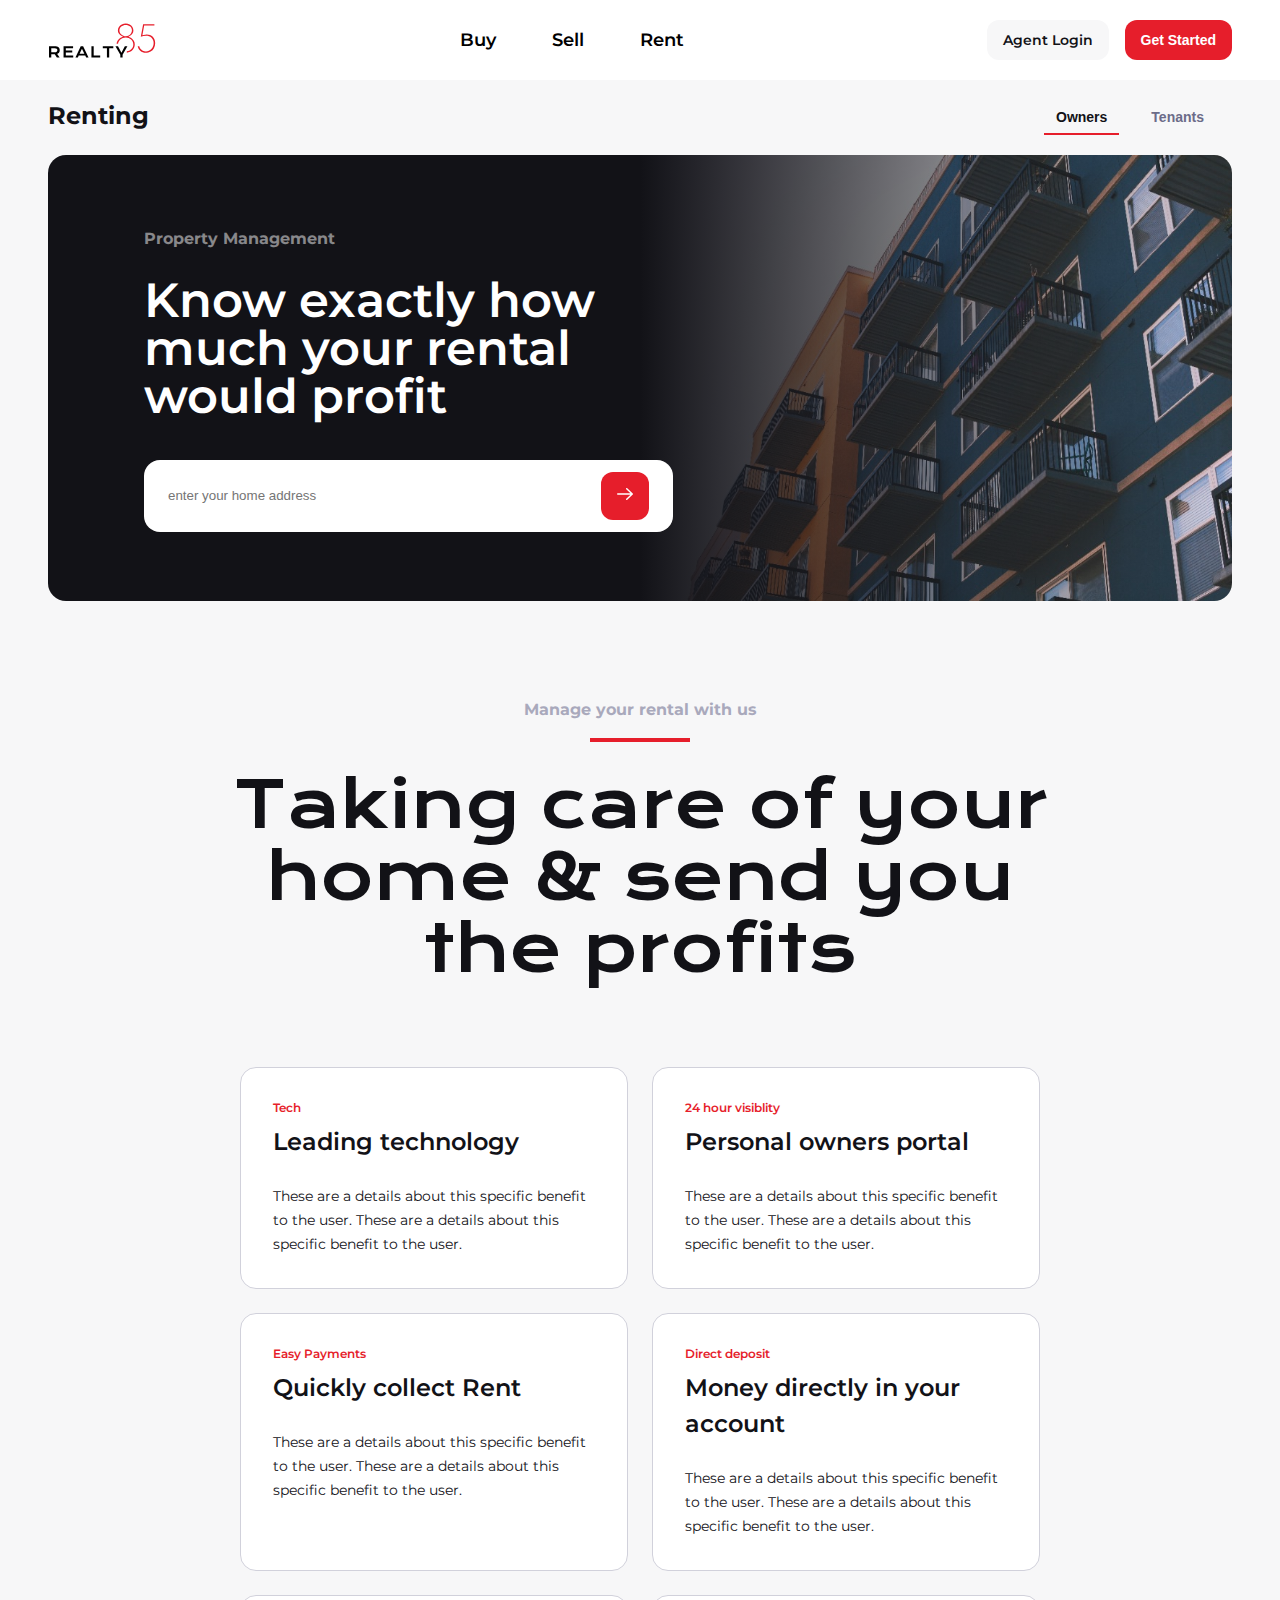
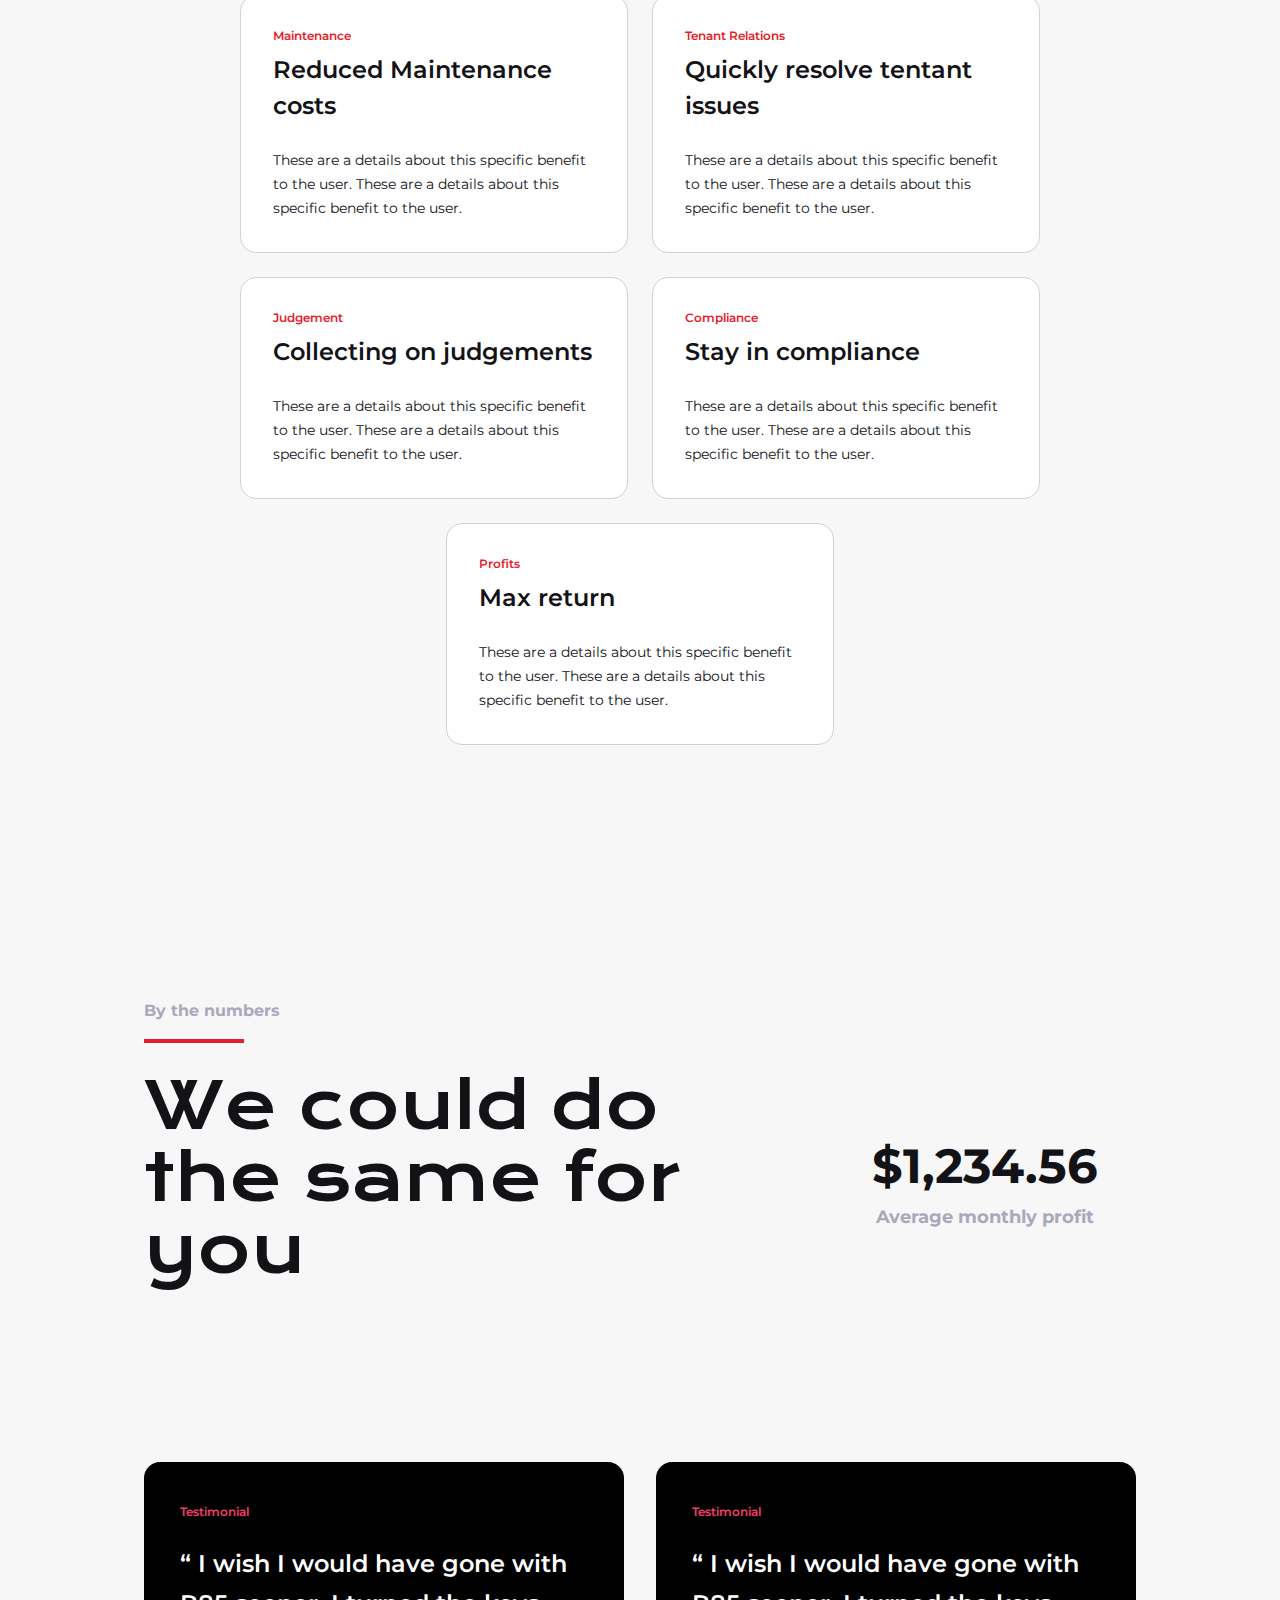
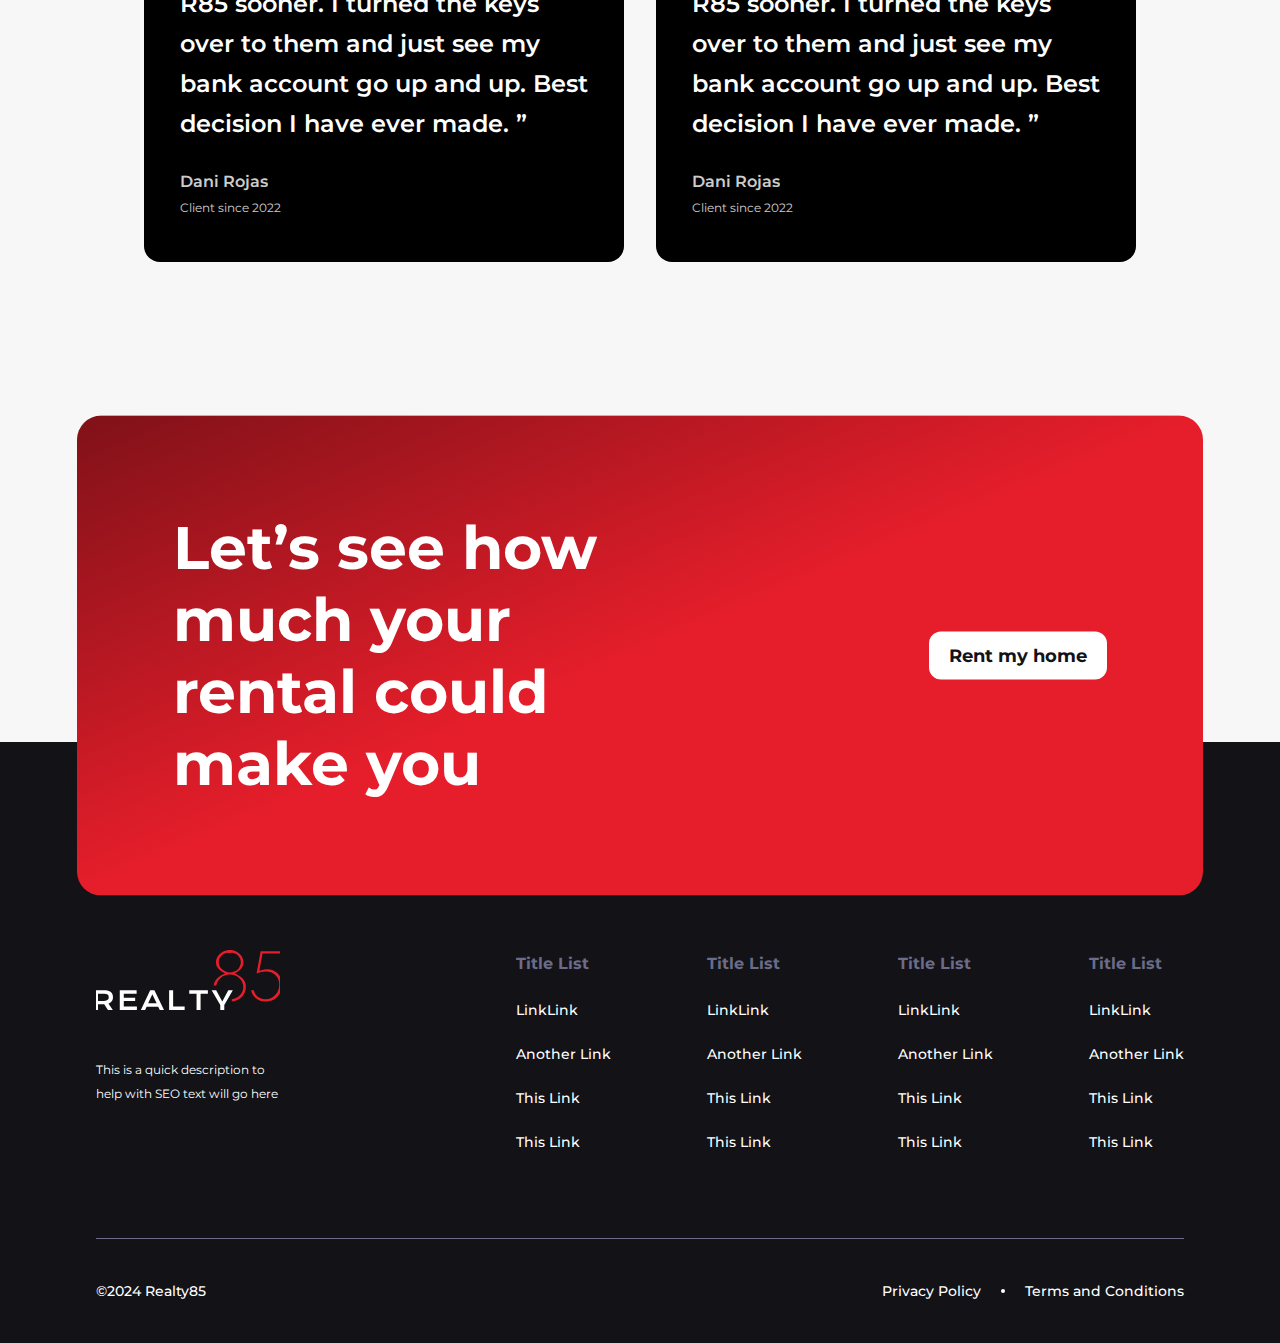
<file: rent.html>
<!DOCTYPE html>
<html lang="en">
  <head>
    <meta charset="UTF-8" />
    <meta name="viewport" content="width=device-width, initial-scale=1.0" />
    <title>Rent | Realty 85</title>
    <link rel="preconnect" href="https://fonts.googleapis.com" defer />
    <link rel="preconnect" href="https://fonts.gstatic.com" crossorigin defer />
    <link
      href="https://fonts.googleapis.com/css2?family=Montserrat:ital,wght@0,100..900;1,100..900&display=swap"
      rel="stylesheet"
      defer
    />
    <link
      href="https://fonts.googleapis.com/css2?family=Krona+One&display=swap"
      rel="stylesheet"
      defer
    />
    <link rel="stylesheet" href="./css/index.css" />
    <link rel="stylesheet" href="./css/input-wrapper.css" />
    <link rel="stylesheet" href="./css/navigation.css" />
    <link rel="stylesheet" href="./css/property-card.css" />
    <link rel="stylesheet" href="./css/agent-card.css" />
    <link rel="stylesheet" href="./css/footer.css" />
    <link rel="stylesheet" href="./css/tab.css" />
    <link rel="stylesheet" href="./css/rent.css" />
    <link rel="stylesheet" href="./css/getting-started.css" />
  </head>
  <body>
    <header>
      <nav>
        <div class="logo-container">
          <a href="/"><img src="./assets/logo-dark.svg" alt="logo" /></a>
        </div>
        <ul class="main-nav">
          <li>
            <a href="/buy.html">Buy</a>
          </li>
          <li>
            <a href="/sell.html">Sell</a>
          </li>
          <li>
            <a href="./rent.html">Rent</a>
          </li>
        </ul>
        <div class="nav-btn">
          <a>Agent Login</a>
          <button id="get-started-btn">Get Started</button>
        </div>
        <div class="hamburger-menu">
          <button id="mobile-nav-btn">
            <span></span>
            <span></span>
            <span></span>
          </button>
        </div>
        <ul class="mobile-nav">
          <li>
            <a href="/buy.html">Buy</a>
          </li>
          <li>
            <a href="/sell.html">Sell</a>
          </li>
          <li>
            <a href="./rent.html">Rent</a>
          </li>
          <li>
            <a href="./agent-apply.html">Agent Login</a>
          </li>
          <li>
            <button id="get-started-mob-btn">Get Started</button>
          </li>
        </ul>
      </nav>
    </header>
    <main>
      <div class="tab-container">
        <h2>Renting</h2>
        <div class="tab-wrapper">
          <button class="tab-option active" data-content-id="owners">
            Owners
          </button>
          <button class="tab-option" data-content-id="tenants">Tenants</button>
        </div>
      </div>
      <div class="tab-content-wrapper">
        <section id="owners" class="tab-content show">
          <div class="section-wrapper">
            <div class="cover-image-wrapper">
              <div class="cover-text">
                <h4>Property Management</h4>
                <h1>Know exactly how much your rental would profit</h1>
                <div class="search-home-wrapper">
                  <input
                    name="search-home"
                    placeholder="enter your home address"
                  />
                  <button id="search-home-btn" aria-label="submit">
                    <svg
                      width="16"
                      height="12"
                      viewBox="0 0 16 12"
                      fill="none"
                      xmlns="http://www.w3.org/2000/svg"
                    >
                      <path
                        d="M9.75 0.75L15.25 6L9.75 11.25M15 6H0.75"
                        stroke="white"
                        stroke-width="1.5"
                        stroke-linecap="round"
                        stroke-linejoin="round"
                      />
                    </svg>
                  </button>
                </div>
                <a href="">Get Started</a>
              </div>
              <div class="image-container">
                <img src="./assets/rent-cover.jpg" alt="cover" />
              </div>
            </div>
            <section class="inner-section">
              <h3>Manage your rental with us</h3>
              <h2>Taking care of your home & send you the profits</h2>
              <div class="rent-benefit-wrapper">
                <div class="rent-benefit-box">
                  <h4>Tech</h4>
                  <h3>Leading technology</h3>
                  <p>
                    These are a details about this specific benefit to the user.
                    These are a details about this specific benefit to the user.
                  </p>
                </div>
                <div class="rent-benefit-box">
                  <h4>24 hour visiblity</h4>
                  <h3>Personal owners portal</h3>
                  <p>
                    These are a details about this specific benefit to the user.
                    These are a details about this specific benefit to the user.
                  </p>
                </div>
                <div class="rent-benefit-box">
                  <h4>Easy Payments</h4>
                  <h3>Quickly collect Rent</h3>
                  <p>
                    These are a details about this specific benefit to the user.
                    These are a details about this specific benefit to the user.
                  </p>
                </div>
                <div class="rent-benefit-box">
                  <h4>Direct deposit</h4>
                  <h3>Money directly in your account</h3>
                  <p>
                    These are a details about this specific benefit to the user.
                    These are a details about this specific benefit to the user.
                  </p>
                </div>
                <div class="rent-benefit-box">
                  <h4>Maintenance</h4>
                  <h3>Reduced Maintenance costs</h3>
                  <p>
                    These are a details about this specific benefit to the user.
                    These are a details about this specific benefit to the user.
                  </p>
                </div>
                <div class="rent-benefit-box">
                  <h4>Tenant Relations</h4>
                  <h3>Quickly resolve tentant issues</h3>
                  <p>
                    These are a details about this specific benefit to the user.
                    These are a details about this specific benefit to the user.
                  </p>
                </div>
                <div class="rent-benefit-box">
                  <h4>Judgement</h4>
                  <h3>Collecting on judgements</h3>
                  <p>
                    These are a details about this specific benefit to the user.
                    These are a details about this specific benefit to the user.
                  </p>
                </div>
                <div class="rent-benefit-box">
                  <h4>Compliance</h4>
                  <h3>Stay in compliance</h3>
                  <p>
                    These are a details about this specific benefit to the user.
                    These are a details about this specific benefit to the user.
                  </p>
                </div>
                <div class="rent-benefit-box">
                  <h4>Profits</h4>
                  <h3>Max return</h3>
                  <p>
                    These are a details about this specific benefit to the user.
                    These are a details about this specific benefit to the user.
                  </p>
                </div>
              </div>
            </section>
          </div>
          <section class="inner-section section-2">
            <div class="section-2-title">
              <div>
                <h3>By the numbers</h3>
                <h2>We could do the same for you</h2>
              </div>
              <div class="monthly-profit">
                <span class="amount">$1,234.56</span>
                <span class="description">Average monthly profit</span>
              </div>
            </div>
            <div class="testimonial-container">
              <div class="testimonial">
                <h5>Testimonial</h5>
                <p>
                  <q>
                    I wish I would have gone with R85 sooner. I turned the keys
                    over to them and just see my bank account go up and up. Best
                    decision I have ever made.
                  </q>
                </p>
                <span class="client">Dani Rojas</span><br />
                <span class="profession">Client since 2022</span>
              </div>
              <div class="testimonial">
                <h5>Testimonial</h5>
                <p>
                  <q>
                    I wish I would have gone with R85 sooner. I turned the keys
                    over to them and just see my bank account go up and up. Best
                    decision I have ever made.
                  </q>
                </p>
                <span class="client">Dani Rojas</span><br />
                <span class="profession">Client since 2022</span>
              </div>
            </div>
          </section>
        </section>
        <section id="tenants" class="tab-content">
          <div class="top-bar">
            <div class="map-search-wrapper">
              <span class="search-icon-wrapper">
                <svg
                  width="16"
                  height="16"
                  viewBox="0 0 16 16"
                  fill="none"
                  xmlns="http://www.w3.org/2000/svg"
                >
                  <path
                    d="M15.25 15.25L11.5 11.5M0.75 7C0.75 3.54822 3.54822 0.75 7 0.75C10.4518 0.75 13.25 3.54822 13.25 7C13.25 10.4518 10.4518 13.25 7 13.25C3.54822 13.25 0.75 10.4518 0.75 7Z"
                    stroke="#8A8AA3"
                    stroke-width="1.5"
                    stroke-linecap="round"
                    stroke-linejoin="round"
                  />
                </svg>
              </span>

              <input
                id="map-search"
                type="text"
                placeholder="Search by address, city or zip code"
              />
            </div>
            <div class="filter-wrapper">
              <div class="select-wrapper">
                <select name="price-filter" id="price-filter" required>
                  <option value="" disabled selected>Price</option>
                  <option value="">Item 1</option>
                </select>
                <span class="select-caret">
                  <svg
                    width="8"
                    height="5"
                    viewBox="0 0 8 5"
                    fill="none"
                    xmlns="http://www.w3.org/2000/svg"
                  >
                    <path
                      d="M7.25 0.75L4 4.25L0.75 0.75"
                      stroke="#8A8AA3"
                      stroke-width="1.5"
                      stroke-linecap="round"
                      stroke-linejoin="round"
                    />
                  </svg>
                </span>
              </div>
              <div class="select-wrapper">
                <select name="bed-filter" id="bed-filter" required>
                  <option value="" disabled selected>Beds</option>
                </select>
                <span class="select-caret">
                  <svg
                    width="8"
                    height="5"
                    viewBox="0 0 8 5"
                    fill="none"
                    xmlns="http://www.w3.org/2000/svg"
                  >
                    <path
                      d="M7.25 0.75L4 4.25L0.75 0.75"
                      stroke="#8A8AA3"
                      stroke-width="1.5"
                      stroke-linecap="round"
                      stroke-linejoin="round"
                    />
                  </svg>
                </span>
              </div>
              <div class="select-wrapper">
                <select name="bath-filter" id="bath-filter" required>
                  <option value="" disabled selected>Bath</option>
                </select>
                <span class="select-caret">
                  <svg
                    width="8"
                    height="5"
                    viewBox="0 0 8 5"
                    fill="none"
                    xmlns="http://www.w3.org/2000/svg"
                  >
                    <path
                      d="M7.25 0.75L4 4.25L0.75 0.75"
                      stroke="#8A8AA3"
                      stroke-width="1.5"
                      stroke-linecap="round"
                      stroke-linejoin="round"
                    />
                  </svg>
                </span>
              </div>
              <!-- <label for="move-in-date" class="date-wrapper">
                <input id="move-in-date" type="date" />
                <span>
                  <span>Move in Date</span>
                  <span>
                    <svg
                      width="16"
                      height="16"
                      viewBox="0 0 16 16"
                      fill="none"
                      xmlns="http://www.w3.org/2000/svg"
                    >
                      <path
                        d="M4 0.75V4.25M12 0.75V4.25M3.75 6.75H12.25M2.75 15.25H13.25C14.3546 15.25 15.25 14.3546 15.25 13.25V4.75C15.25 3.64543 14.3546 2.75 13.25 2.75H2.75C1.64543 2.75 0.75 3.64543 0.75 4.75V13.25C0.75 14.3546 1.64543 15.25 2.75 15.25Z"
                        stroke="#8A8AA3"
                        stroke-width="1.5"
                        stroke-linecap="round"
                        stroke-linejoin="round"
                      />
                    </svg>
                  </span>
                </span>
                
              </label> -->
              <button id="filter-btn">
                <span>Filters</span>
                <span>
                  <svg
                    width="24"
                    height="24"
                    viewBox="0 0 24 24"
                    fill="none"
                    xmlns="http://www.w3.org/2000/svg"
                  >
                    <path
                      d="M4.75 8H7.25M12.75 8H19.25M4.75 16H12.25M17.75 16H19.25M12.25 8C12.25 9.24264 11.2426 10.25 10 10.25C8.75736 10.25 7.75 9.24264 7.75 8C7.75 6.75736 8.75736 5.75 10 5.75C11.2426 5.75 12.25 6.75736 12.25 8ZM17.25 16C17.25 17.2426 16.2426 18.25 15 18.25C13.7574 18.25 12.75 17.2426 12.75 16C12.75 14.7574 13.7574 13.75 15 13.75C16.2426 13.75 17.25 14.7574 17.25 16Z"
                      stroke="#8A8AA3"
                      stroke-width="1.5"
                      stroke-linecap="round"
                      stroke-linejoin="round"
                    />
                  </svg>
                </span>
              </button>
            </div>
          </div>
          <div class="main-content">
            <div class="side-panel">
              <div class="property-list">
                <div class="property-card">
                  <div class="image-container">
                    <img
                      src="./assets/property-card-image.jpg"
                      alt="card-image"
                    />
                  </div>
                  <div class="room-info">
                    <h3>Amazing home title</h3>
                    <div class="specifications">
                      <span>
                        <span class="bed-count"><strong>3</strong></span>
                        bedroom
                      </span>
                      <span>
                        <span class="bath-count"><strong>2</strong></span> bath
                      </span>
                      <span>
                        <span class="area"><strong>1,200</strong></span> squ ft
                      </span>
                    </div>
                    <div class="property-price">
                      <div class="price-wrapper">
                        $<span class="price">1,200,000</span>
                      </div>
                      <div class="avatar-container">
                        <div class="avatar">
                          <img
                            src="./assets/property-card-avatar.png"
                            alt="avatar"
                          />
                        </div>

                        <span class="avatar-name">Ted L.</span>
                      </div>
                    </div>
                  </div>
                </div>
                <div class="property-card">
                  <div class="image-container">
                    <img
                      src="./assets/property-card-image.jpg"
                      alt="card-image"
                    />
                  </div>
                  <div class="room-info">
                    <h3>Amazing home title</h3>
                    <div class="specifications">
                      <span>
                        <span class="bed-count"><strong>3</strong></span>
                        bedroom
                      </span>
                      <span>
                        <span class="bath-count"><strong>2</strong></span> bath
                      </span>
                      <span>
                        <span class="area"><strong>1,200</strong></span> squ ft
                      </span>
                    </div>
                    <div class="property-price">
                      <div class="price-wrapper">
                        $<span class="price">1,200,000</span>
                      </div>
                      <div class="avatar-container">
                        <div class="avatar">
                          <img
                            src="./assets/property-card-avatar.png"
                            alt="avatar"
                          />
                        </div>

                        <span class="avatar-name">Ted L.</span>
                      </div>
                    </div>
                  </div>
                </div>
                <div class="property-card">
                  <div class="image-container">
                    <img
                      src="./assets/property-card-image.jpg"
                      alt="card-image"
                    />
                  </div>
                  <div class="room-info">
                    <h3>Amazing home title</h3>
                    <div class="specifications">
                      <span>
                        <span class="bed-count"><strong>3</strong></span>
                        bedroom
                      </span>
                      <span>
                        <span class="bath-count"><strong>2</strong></span> bath
                      </span>
                      <span>
                        <span class="area"><strong>1,200</strong></span> squ ft
                      </span>
                    </div>
                    <div class="property-price">
                      <div class="price-wrapper">
                        $<span class="price">1,200,000</span>
                      </div>
                      <div class="avatar-container">
                        <div class="avatar">
                          <img
                            src="./assets/property-card-avatar.png"
                            alt="avatar"
                          />
                        </div>

                        <span class="avatar-name">Ted L.</span>
                      </div>
                    </div>
                  </div>
                </div>
              </div>
            </div>
            <div class="map-wrapper">
              <div class="map">
                <iframe
                  src="https://www.google.com/maps/embed?pb=!1m18!1m12!1m3!1d68447.54888939518!2d-85.57731729900244!3d38.24305239113517!2m3!1f0!2f0!3f0!3m2!1i1024!2i768!4f13.1!3m3!1m2!1s0x886975b69e04d0e3%3A0xc2e3bdb7af5fd914!2sGlenview%20Hills%2C%20KY%2040222%2C%20USA!5e0!3m2!1sen!2sin!4v1719197927501!5m2!1sen!2sin"
                  width="600"
                  height="450"
                  style="border: 0"
                  allowfullscreen=""
                  loading="lazy"
                  referrerpolicy="no-referrer-when-downgrade"
                ></iframe>
              </div>
            </div>
          </div>
          <button id="map-button">
            <span>Map</span>
          <span><svg width="14" height="16" viewBox="0 0 14 16" fill="none" xmlns="http://www.w3.org/2000/svg">
            <path d="M13.25 7C13.25 11 7 15.25 7 15.25C7 15.25 0.75 11 0.75 7C0.75 3.5 3.68629 0.75 7 0.75C10.3137 0.75 13.25 3.5 13.25 7Z" stroke="white" stroke-width="1.5" stroke-linecap="round" stroke-linejoin="round"/>
            <path d="M9.25 7C9.25 8.24264 8.24264 9.25 7 9.25C5.75736 9.25 4.75 8.24264 4.75 7C4.75 5.75736 5.75736 4.75 7 4.75C8.24264 4.75 9.25 5.75736 9.25 7Z" stroke="white" stroke-width="1.5" stroke-linecap="round" stroke-linejoin="round"/>
            </svg>
            
            </span></button>
        </section>
      </div>
    </main>
    <footer>
      <div class="footer-banner">
        <h2>Let’s see how much your rental could make you</h2>
        <div class="btn-container">
          <a>Rent my home</a>
        </div>
      </div>
      <div>
        <div class="footer-nav-container">
          <div class="footer-logo-container">
            <div class="footer-logo">
              <img src="./assets/logo.svg" alt="logo" />
            </div>
            <p>
              This is a quick description to help with SEO text will go here
            </p>
          </div>
          <div class="footer-nav-wrapper">
            <ul class="footer-nav">
              <li>
                <h3>Title List</h3>
              </li>
              <li>
                <a>LinkLink</a>
              </li>
              <li>
                <a>Another Link</a>
              </li>
              <li>
                <a>This Link</a>
              </li>
              <li>
                <a>This Link</a>
              </li>
            </ul>
            <ul class="footer-nav">
              <li>
                <h3>Title List</h3>
              </li>
              <li>
                <a href="">LinkLink</a>
              </li>
              <li>
                <a>Another Link</a>
              </li>
              <li>
                <a>This Link</a>
              </li>
              <li>
                <a>This Link</a>
              </li>
            </ul>
            <ul class="footer-nav">
              <li>
                <h3>Title List</h3>
              </li>
              <li>
                <a>LinkLink</a>
              </li>
              <li>
                <a>Another Link</a>
              </li>
              <li>
                <a>This Link</a>
              </li>
              <li>
                <a>This Link</a>
              </li>
            </ul>
            <ul class="footer-nav">
              <li>
                <h3>Title List</h3>
              </li>
              <li>
                <a>LinkLink</a>
              </li>
              <li>
                <a>Another Link</a>
              </li>
              <li>
                <a>This Link</a>
              </li>
              <li>
                <a>This Link</a>
              </li>
            </ul>
          </div>
        </div>
        <div class="legal-info">
          <div class="copyright-text">&copy;2024 Realty85</div>
          <div class="terms">
            <a>Privacy Policy</a>
            <span class="spacer"></span>
            <a>Terms and Conditions</a>
          </div>
        </div>
      </div>
    </footer>
    <div class="get-started-popup-wrapper">
      <div class="get-started-popup">
        <button id="get-started-close">
          <svg
            width="12"
            height="12"
            viewBox="0 0 12 12"
            fill="none"
            xmlns="http://www.w3.org/2000/svg"
          >
            <path
              d="M11.25 0.75L0.75 11.25M0.75 0.75L11.25 11.25"
              stroke="#8A8AA3"
              stroke-width="1.5"
              stroke-linecap="round"
              stroke-linejoin="round"
            />
          </svg>
        </button>
        <h2>Get started with Realty85</h2>
        <form>
          <div class="property-action-wrapper">
            <input id="buy" type="radio" name="propertyAction" value="buy" />
            <label for="buy">
              <span>Buy</span>
              <span>I want to buy</span>
            </label>
            <input id="sell" type="radio" name="propertyAction" value="sell" />
            <label for="sell">
              <span>Sell</span>
              <span>I want to sell</span>
            </label>
            <input id="rent" type="radio" name="propertyAction" value="rent" />
            <label for="rent">
              <span>Rent</span>
              <span>I want to rent</span>
            </label>
            <div class="separator"></div>
            <input
              id="agent"
              type="radio"
              name="propertyAction"
              value="agent"
            />
            <label for="agent">
              <span>Agent</span>
              <span>I want to agent</span>
            </label>
          </div>
          <div class="input-field-wrapper">
            <h3>
              Fill out the form below and we will reach out within 24 hours.
            </h3>
            <div class="input-wrapper">
              <div class="input-icon">
                <svg
                  width="17"
                  height="16"
                  viewBox="0 0 17 16"
                  fill="none"
                  xmlns="http://www.w3.org/2000/svg"
                >
                  <path
                    d="M11.7497 4C11.7497 5.79493 10.2947 7.25 8.49973 7.25C6.7048 7.25 5.24973 5.79493 5.24973 4C5.24973 2.20507 6.7048 0.75 8.49973 0.75C10.2947 0.75 11.7497 2.20507 11.7497 4Z"
                    stroke="#8A8AA3"
                    stroke-width="1.5"
                    stroke-linecap="round"
                    stroke-linejoin="round"
                  />
                  <path
                    d="M3.34723 15.25H13.6522C14.7941 15.25 15.6738 14.2681 15.1405 13.2584C14.3561 11.7731 12.5677 10 8.49973 10C4.43174 10 2.64339 11.7731 1.85897 13.2584C1.3257 14.2681 2.20531 15.25 3.34723 15.25Z"
                    stroke="#8A8AA3"
                    stroke-width="1.5"
                    stroke-linecap="round"
                    stroke-linejoin="round"
                  />
                </svg>
              </div>
              <input type="text" name="name" placeholder="Name" />
            </div>
            <div class="input-wrapper">
              <div class="input-icon">
                <svg
                  width="17"
                  height="14"
                  viewBox="0 0 17 14"
                  fill="none"
                  xmlns="http://www.w3.org/2000/svg"
                >
                  <path
                    d="M2 1.5L8.5 7.25L15 1.5M3.25 13.25H13.75C14.8546 13.25 15.75 12.3546 15.75 11.25V2.75C15.75 1.64543 14.8546 0.75 13.75 0.75H3.25C2.14543 0.75 1.25 1.64543 1.25 2.75V11.25C1.25 12.3546 2.14543 13.25 3.25 13.25Z"
                    stroke="#8A8AA3"
                    stroke-width="1.5"
                    stroke-linecap="round"
                    stroke-linejoin="round"
                  />
                </svg>
              </div>
              <input type="text" name="email" placeholder="Email" />
            </div>
            <div class="input-wrapper">
              <div class="input-icon">
                <svg
                  width="17"
                  height="16"
                  viewBox="0 0 17 16"
                  fill="none"
                  xmlns="http://www.w3.org/2000/svg"
                >
                  <path
                    d="M5.39286 0.75H2.56818C1.84017 0.75 1.25 1.34017 1.25 2.06818C1.25 9.3483 7.1517 15.25 14.4318 15.25C15.1598 15.25 15.75 14.6598 15.75 13.9318V11.1071L12.6429 9.03571L11.0317 10.6468C10.7519 10.9267 10.3337 11.0137 9.9821 10.8321C9.38579 10.524 8.41815 9.94521 7.46429 9.03571C6.48768 8.10454 5.91548 7.10114 5.62829 6.49395C5.46734 6.15368 5.56052 5.76091 5.82669 5.49474L7.46429 3.85714L5.39286 0.75Z"
                    stroke="#8A8AA3"
                    stroke-width="1.5"
                    stroke-linecap="round"
                    stroke-linejoin="round"
                  />
                </svg>
              </div>
              <input
                type="text"
                name="phoneNumber"
                placeholder="Phone number"
              />
            </div>
            <div class="input-wrapper">
              <div class="input-icon">
                <svg
                  width="15"
                  height="16"
                  viewBox="0 0 15 16"
                  fill="none"
                  xmlns="http://www.w3.org/2000/svg"
                >
                  <path
                    d="M13.75 7C13.75 11 7.5 15.25 7.5 15.25C7.5 15.25 1.25 11 1.25 7C1.25 3.5 4.18629 0.75 7.5 0.75C10.8137 0.75 13.75 3.5 13.75 7Z"
                    stroke="#8A8AA3"
                    stroke-width="1.5"
                    stroke-linecap="round"
                    stroke-linejoin="round"
                  />
                  <path
                    d="M9.75 7C9.75 8.24264 8.74264 9.25 7.5 9.25C6.25736 9.25 5.25 8.24264 5.25 7C5.25 5.75736 6.25736 4.75 7.5 4.75C8.74264 4.75 9.75 5.75736 9.75 7Z"
                    stroke="#8A8AA3"
                    stroke-width="1.5"
                    stroke-linecap="round"
                    stroke-linejoin="round"
                  />
                </svg>
              </div>
              <input
                type="text"
                name="city"
                placeholder="City you are looking to buy in"
              />
            </div>
            <input id="get-started-submit" type="submit" value="Submit" />
          </div>
          <div class="get-start-help-wrapper">
            <a class="get-start-help" href="/login.html">Need help?</a>
          </div>
        </form>
      </div>
    </div>
    <script src="./js/getting-started.js"></script>
    <script src="./js/tab.js"></script>
    <script src="./js/mobile-nav.js"></script>
  </body>
</html>
</file>
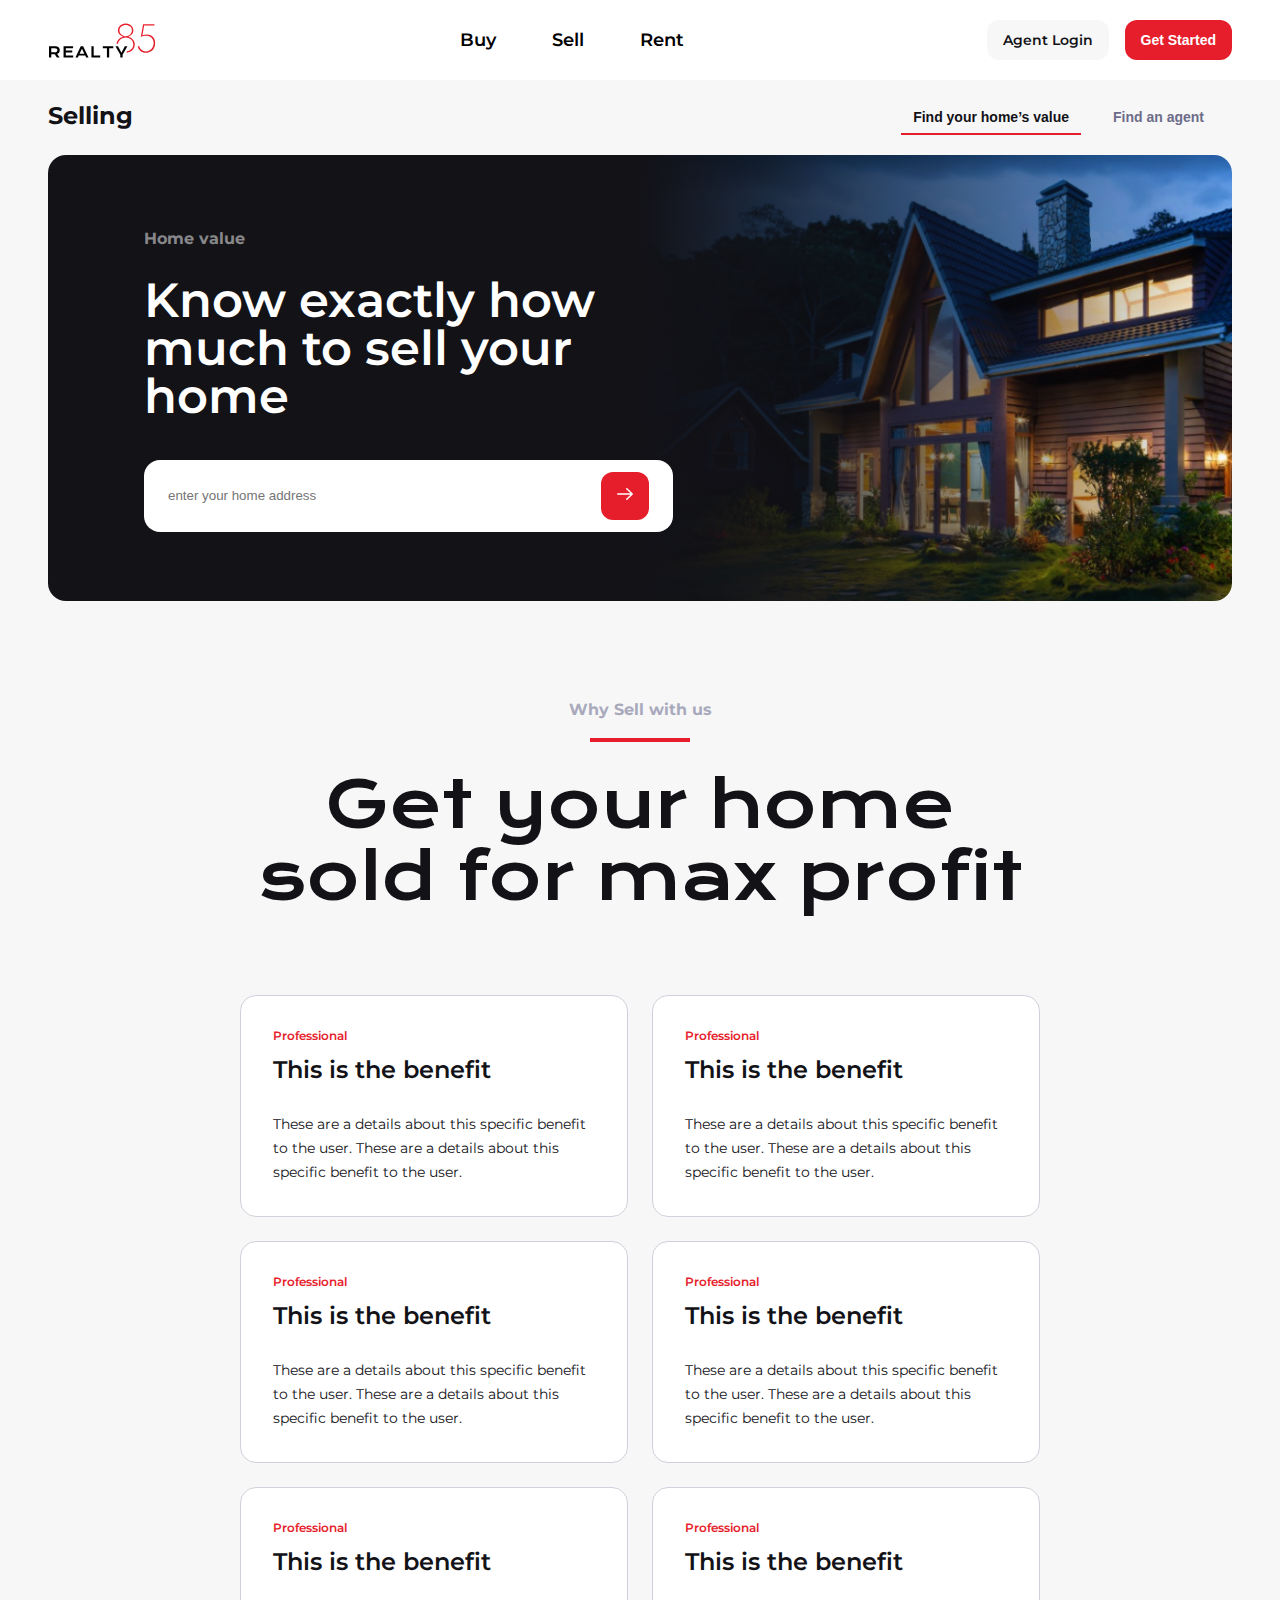
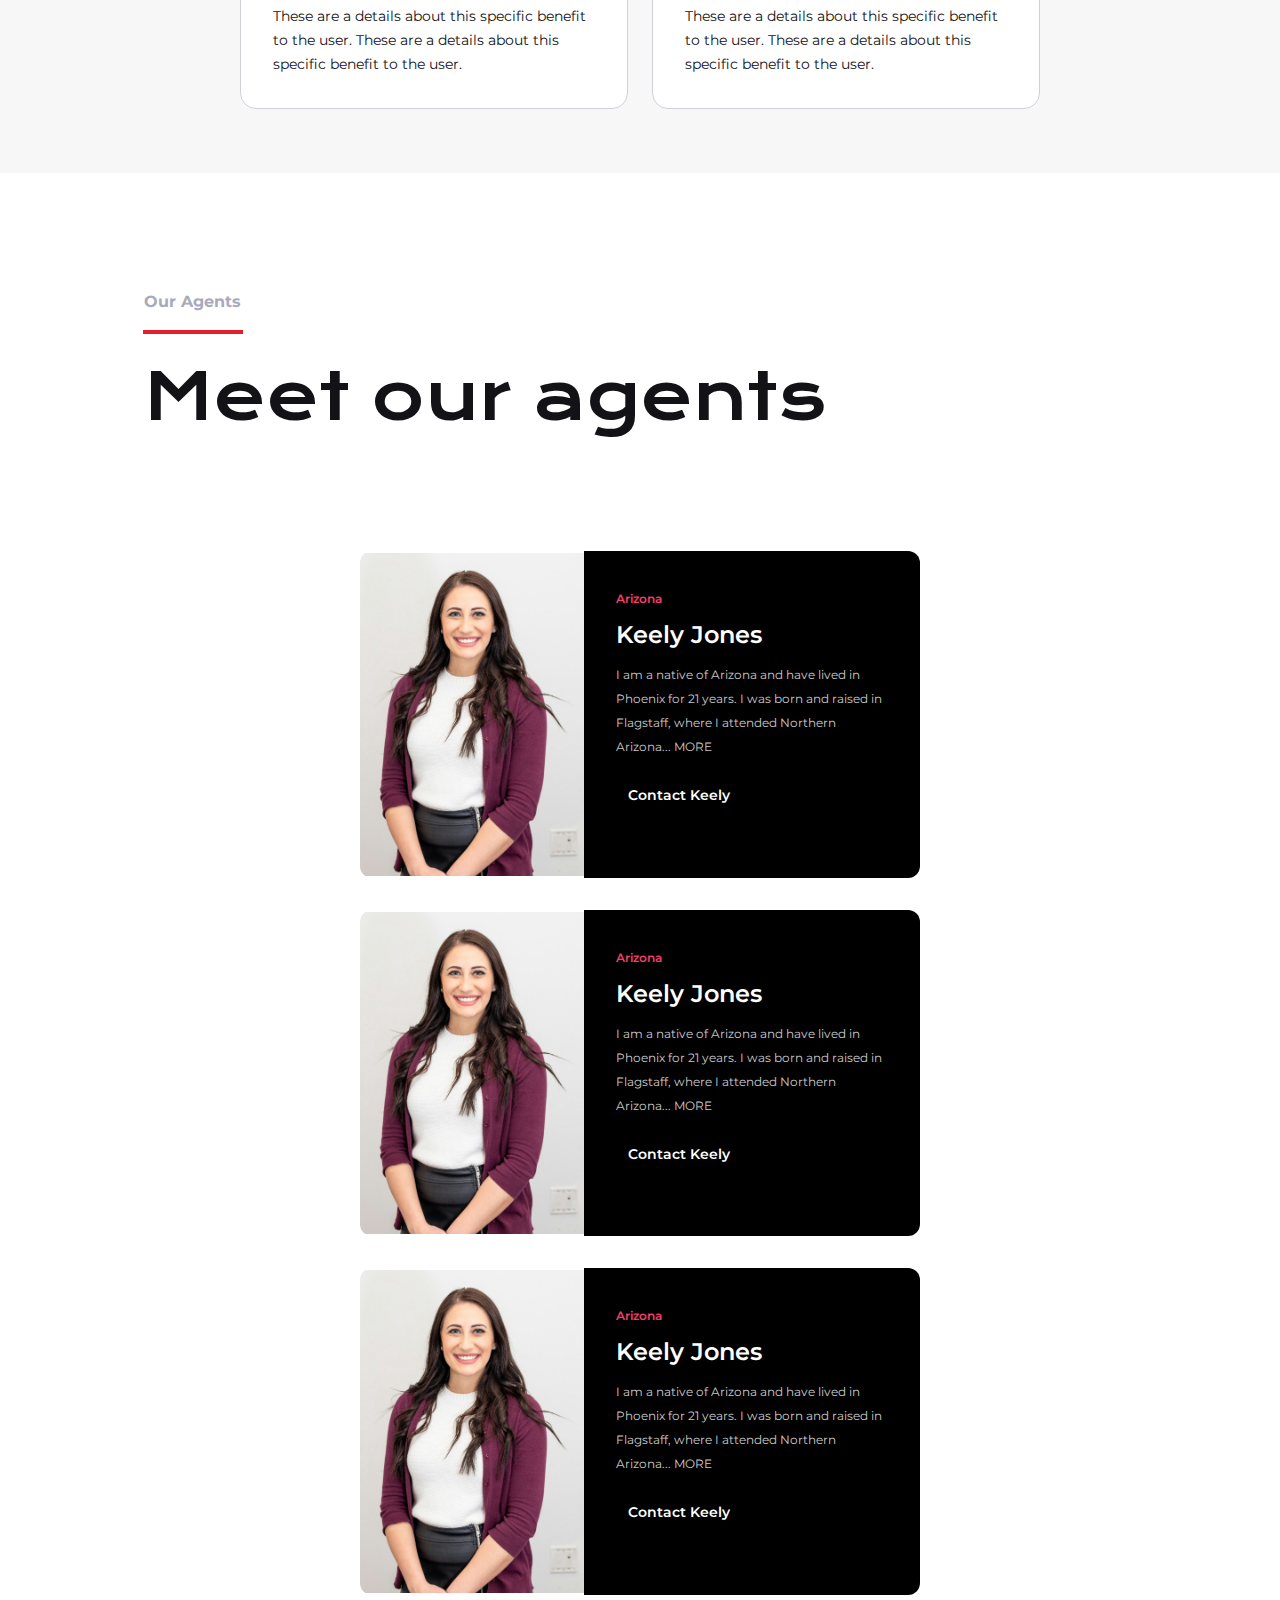
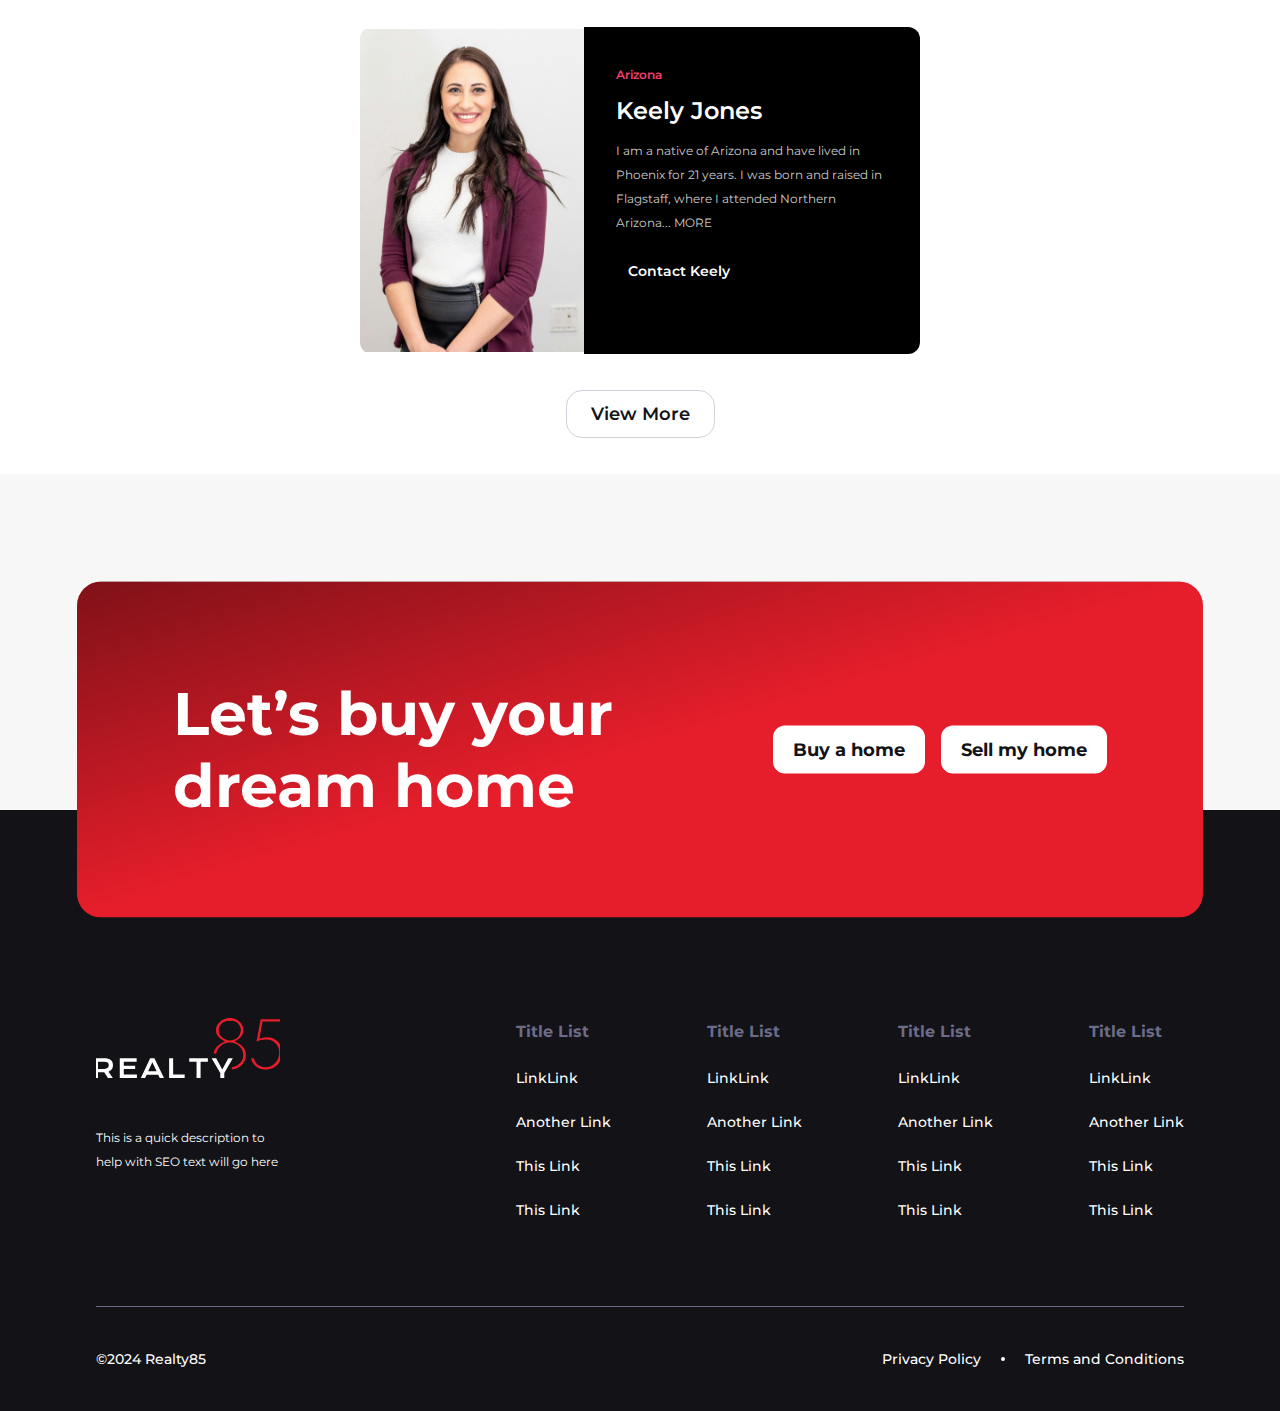
<file: sell.html>
<!DOCTYPE html>
<html lang="en">
<head>
    <meta charset="UTF-8">
    <meta name="viewport" content="width=device-width, initial-scale=1.0">
    <title>Sell | Realty 85</title>
    <link rel="preconnect" href="https://fonts.googleapis.com" defer />
    <link rel="preconnect" href="https://fonts.gstatic.com" crossorigin defer />
    <link
      href="https://fonts.googleapis.com/css2?family=Montserrat:ital,wght@0,100..900;1,100..900&display=swap"
      rel="stylesheet"
      defer
    />
    <link
      href="https://fonts.googleapis.com/css2?family=Krona+One&display=swap"
      rel="stylesheet"
      defer
    />
    <link rel="stylesheet" href="./css/index.css" />
    <link rel="stylesheet" href="./css/input-wrapper.css" />
    <link rel="stylesheet" href="./css/navigation.css" />
    <link rel="stylesheet" href="./css/agent-card.css" />
    <link rel="stylesheet" href="./css/tab.css" />
    <link rel="stylesheet" href="./css/footer.css" />
    <link rel="stylesheet" href="./css/getting-started.css" />
    <link rel="stylesheet" href="./css/sell.css" />
</head>
<body>
    <header>
        <nav>
          <div class="logo-container">
            <a href="/"><img src="./assets/logo-dark.svg" alt="logo" /></a>
          </div>
          <ul class="main-nav">
            <li>
              <a href="/buy.html">Buy</a>
            </li>
            <li>
              <a href="/sell.html">Sell</a>
            </li>
            <li>
              <a href="./rent.html">Rent</a>
            </li>
          </ul>
          <div class="nav-btn">
            <a>Agent Login</a>
            <button id="get-started-btn">Get Started</button>
          </div>
          <div class="hamburger-menu">
            <button id="mobile-nav-btn">
              <span></span>
              <span></span>
              <span></span>
            </button>
          </div>
          <ul class="mobile-nav">
            <li>
              <a href="/buy.html">Buy</a>
            </li>
            <li>
              <a href="/sell.html">Sell</a>
            </li>
            <li>
              <a href="./rent.html">Rent</a>
            </li>
            <li>
              <a href="./agent-apply.html">Agent Login</a>
            </li>
            <li>
              <button id="get-started-mob-btn">Get Started</button>
            </li>
          </ul>
        </nav>
      </header>
      <main>
        <div class="tab-container">
          <h2>Selling</h2>
          <div class="tab-wrapper">
            <button class="tab-option active" data-content-id="your-home-value">
                Find your home’s value
            </button>
            <button class="tab-option" data-content-id="find-agent">
                Find an agent
            </button>
          </div>
        </div>
        <div class="tab-content-wrapper">
          <section id="your-home-value" class="tab-content show">
            <div class="section-wrapper">
                <div class="cover-image-wrapper">
                  <div class="cover-text">
                    <h4>Home value</h4>
                    <h1>Know exactly how much to sell your home</h1>
                    <div class="search-home-wrapper">
                      <input name="search-home" placeholder="enter your home address"/>
                      <button id="search-home-btn" aria-label="submit">
                          <svg
                            width="16"
                            height="12"
                            viewBox="0 0 16 12"
                            fill="none"
                            xmlns="http://www.w3.org/2000/svg"
                          >
                            <path
                              d="M9.75 0.75L15.25 6L9.75 11.25M15 6H0.75"
                              stroke="white"
                              stroke-width="1.5"
                              stroke-linecap="round"
                              stroke-linejoin="round"
                            />
                          </svg>
                        </button>
                     </div>
                    <a href="">Get Started</a>
                  </div>
                  <div class="image-container">
                    <img src="./assets/sell-cover.png" alt="cover" />
                  </div>
                 
                </div>
                <section class="inner-section">
                  <h3>Why Sell with us</h3>
                  <h2>Get your home sold for max profit</h2>
                  <div class="professional-wrapper">
                    <div class="professional-box">
                      <h4>Professional</h4>
                      <h3>This is the benefit</h3>
                      <p>
                        These are a details about this specific benefit to the user.
                        These are a details about this specific benefit to the user.
                      </p>
                    </div>
                    <div class="professional-box">
                      <h4>Professional</h4>
                      <h3>This is the benefit</h3>
                      <p>
                        These are a details about this specific benefit to the user.
                        These are a details about this specific benefit to the user.
                      </p>
                    </div>
                    <div class="professional-box">
                      <h4>Professional</h4>
                      <h3>This is the benefit</h3>
                      <p>
                        These are a details about this specific benefit to the user.
                        These are a details about this specific benefit to the user.
                      </p>
                    </div>
                    <div class="professional-box">
                      <h4>Professional</h4>
                      <h3>This is the benefit</h3>
                      <p>
                        These are a details about this specific benefit to the user.
                        These are a details about this specific benefit to the user.
                      </p>
                    </div>
                    <div class="professional-box">
                      <h4>Professional</h4>
                      <h3>This is the benefit</h3>
                      <p>
                        These are a details about this specific benefit to the user.
                        These are a details about this specific benefit to the user.
                      </p>
                    </div>
                    <div class="professional-box">
                      <h4>Professional</h4>
                      <h3>This is the benefit</h3>
                      <p>
                        These are a details about this specific benefit to the user.
                        These are a details about this specific benefit to the user.
                      </p>
                    </div>
                  </div>
                </section>
              </div>
              <section class="inner-section agents-list-section">
                <h3>Our Agents</h3>
                <h2>Meet our agents</h2>
                <div class="agents-list">
                  <div class="agents-list-wrapper">
                    <div class="agent-card">
                      <div class="agent-image">
                        <img src="./assets/agent-image.jpg" alt="agent" />
                      </div>
                      <div class="agent-info">
                        <h4>Arizona</h4>
                        <h3 class="agent-name">Keely Jones</h3>
                        <p class="agent-detail">
                          I am a native of Arizona and have lived in Phoenix for 21
                          years. I was born and raised in Flagstaff, where I
                          attended Northern Arizona... MORE
                        </p>
                        <a href="/">Contact Keely</a>
                      </div>
                    </div>
                    <div class="agent-card">
                      <div class="agent-image">
                        <img src="./assets/agent-image.jpg" alt="agent" />
                      </div>
                      <div class="agent-info">
                        <h4>Arizona</h4>
                        <h3 class="agent-name">Keely Jones</h3>
                        <p class="agent-detail">
                          I am a native of Arizona and have lived in Phoenix for 21
                          years. I was born and raised in Flagstaff, where I
                          attended Northern Arizona... MORE
                        </p>
                        <a href="/">Contact Keely</a>
                      </div>
                    </div>
                    <div class="agent-card">
                      <div class="agent-image">
                        <img src="./assets/agent-image.jpg" alt="agent" />
                      </div>
                      <div class="agent-info">
                        <h4>Arizona</h4>
                        <h3 class="agent-name">Keely Jones</h3>
                        <p class="agent-detail">
                          I am a native of Arizona and have lived in Phoenix for 21
                          years. I was born and raised in Flagstaff, where I
                          attended Northern Arizona... MORE
                        </p>
                        <a href="/">Contact Keely</a>
                      </div>
                    </div>
                    <div class="agent-card">
                      <div class="agent-image">
                        <img src="./assets/agent-image.jpg" alt="agent" />
                      </div>
                      <div class="agent-info">
                        <h4>Arizona</h4>
                        <h3 class="agent-name">Keely Jones</h3>
                        <p class="agent-detail">
                          I am a native of Arizona and have lived in Phoenix for 21
                          years. I was born and raised in Flagstaff, where I
                          attended Northern Arizona... MORE
                        </p>
                        <a href="/">Contact Keely</a>
                      </div>
                    </div>
                  </div>
                </div>
                <div class="view-more-btn-wrapper">
                  <a>View More</a>
                </div>
              </section>
          </section>
          <section id="find-agent" class="tab-content">
            <div class="section-wrapper">
              <div class="cover-image-wrapper">
                <div class="cover-text">
                  <h4>Buy a house</h4>
                  <h1>Professional experienced agents are here for you</h1>
                </div>
                <div class="image-container">
                  <img src="./assets/buy-cover.png" alt="cover" />
                </div>
              </div>
              <section class="inner-section">
                <h3>Why Realty85 Agents</h3>
                <h2>We are the best period.</h2>
                <div class="professional-wrapper">
                  <div class="professional-box">
                    <h4>Professional</h4>
                    <h3>This is the benefit</h3>
                    <p>
                      These are a details about this specific benefit to the user.
                      These are a details about this specific benefit to the user.
                    </p>
                  </div>
                  <div class="professional-box">
                    <h4>Professional</h4>
                    <h3>This is the benefit</h3>
                    <p>
                      These are a details about this specific benefit to the user.
                      These are a details about this specific benefit to the user.
                    </p>
                  </div>
                  <div class="professional-box">
                    <h4>Professional</h4>
                    <h3>This is the benefit</h3>
                    <p>
                      These are a details about this specific benefit to the user.
                      These are a details about this specific benefit to the user.
                    </p>
                  </div>
                </div>
              </section>
            </div>
            <section class="inner-section agents-list-section">
              <h3>Our Agents</h3>
              <h2>Meet our agents</h2>
              <div class="agents-list">
                <div class="agents-list-wrapper">
                  <div class="agent-card">
                    <div class="agent-image">
                      <img src="./assets/agent-image.jpg" alt="agent" />
                    </div>
                    <div class="agent-info">
                      <h4>Arizona</h4>
                      <h3 class="agent-name">Keely Jones</h3>
                      <p class="agent-detail">
                        I am a native of Arizona and have lived in Phoenix for 21
                        years. I was born and raised in Flagstaff, where I
                        attended Northern Arizona... MORE
                      </p>
                      <a href="/">Contact Keely</a>
                    </div>
                  </div>
                  <div class="agent-card">
                    <div class="agent-image">
                      <img src="./assets/agent-image.jpg" alt="agent" />
                    </div>
                    <div class="agent-info">
                      <h4>Arizona</h4>
                      <h3 class="agent-name">Keely Jones</h3>
                      <p class="agent-detail">
                        I am a native of Arizona and have lived in Phoenix for 21
                        years. I was born and raised in Flagstaff, where I
                        attended Northern Arizona... MORE
                      </p>
                      <a href="/">Contact Keely</a>
                    </div>
                  </div>
                  <div class="agent-card">
                    <div class="agent-image">
                      <img src="./assets/agent-image.jpg" alt="agent" />
                    </div>
                    <div class="agent-info">
                      <h4>Arizona</h4>
                      <h3 class="agent-name">Keely Jones</h3>
                      <p class="agent-detail">
                        I am a native of Arizona and have lived in Phoenix for 21
                        years. I was born and raised in Flagstaff, where I
                        attended Northern Arizona... MORE
                      </p>
                      <a href="/">Contact Keely</a>
                    </div>
                  </div>
                  <div class="agent-card">
                    <div class="agent-image">
                      <img src="./assets/agent-image.jpg" alt="agent" />
                    </div>
                    <div class="agent-info">
                      <h4>Arizona</h4>
                      <h3 class="agent-name">Keely Jones</h3>
                      <p class="agent-detail">
                        I am a native of Arizona and have lived in Phoenix for 21
                        years. I was born and raised in Flagstaff, where I
                        attended Northern Arizona... MORE
                      </p>
                      <a href="/">Contact Keely</a>
                    </div>
                  </div>
                  <div class="agent-card">
                    <div class="agent-image">
                      <img src="./assets/agent-image.jpg" alt="agent" />
                    </div>
                    <div class="agent-info">
                      <h4>Arizona</h4>
                      <h3 class="agent-name">Keely Jones</h3>
                      <p class="agent-detail">
                        I am a native of Arizona and have lived in Phoenix for 21
                        years. I was born and raised in Flagstaff, where I
                        attended Northern Arizona... MORE
                      </p>
                      <a href="/">Contact Keely</a>
                    </div>
                  </div>
                  <div class="agent-card">
                    <div class="agent-image">
                      <img src="./assets/agent-image.jpg" alt="agent" />
                    </div>
                    <div class="agent-info">
                      <h4>Arizona</h4>
                      <h3 class="agent-name">Keely Jones</h3>
                      <p class="agent-detail">
                        I am a native of Arizona and have lived in Phoenix for 21
                        years. I was born and raised in Flagstaff, where I
                        attended Northern Arizona... MORE
                      </p>
                      <a href="/">Contact Keely</a>
                    </div>
                  </div>
                  <div class="agent-card">
                    <div class="agent-image">
                      <img src="./assets/agent-image.jpg" alt="agent" />
                    </div>
                    <div class="agent-info">
                      <h4>Arizona</h4>
                      <h3 class="agent-name">Keely Jones</h3>
                      <p class="agent-detail">
                        I am a native of Arizona and have lived in Phoenix for 21
                        years. I was born and raised in Flagstaff, where I
                        attended Northern Arizona... MORE
                      </p>
                      <a href="/">Contact Keely</a>
                    </div>
                  </div>
                  <div class="agent-card">
                    <div class="agent-image">
                      <img src="./assets/agent-image.jpg" alt="agent" />
                    </div>
                    <div class="agent-info">
                      <h4>Arizona</h4>
                      <h3 class="agent-name">Keely Jones</h3>
                      <p class="agent-detail">
                        I am a native of Arizona and have lived in Phoenix for 21
                        years. I was born and raised in Flagstaff, where I
                        attended Northern Arizona... MORE
                      </p>
                      <a href="/">Contact Keely</a>
                    </div>
                  </div>
                </div>
              </div>
              <div class="view-more-btn-wrapper">
                <a>View More</a>
              </div>
            </section>
          </section>
        </div>
      </main>
      <footer>
        <div class="footer-banner">
          <h2>Let’s buy your dream home</h2>
          <div class="btn-container">
            <a>Buy a home</a>
            <a>Sell my home</a>
          </div>
        </div>
        <div>
          <div class="footer-nav-container">
            <div class="footer-logo-container">
              <div class="footer-logo">
                <img src="./assets/logo.svg" alt="logo" />
              </div>
              <p>
                This is a quick description to help with SEO text will go here
              </p>
            </div>
            <div class="footer-nav-wrapper">
              <ul class="footer-nav">
                <li>
                  <h3>Title List</h3>
                </li>
                <li>
                  <a>LinkLink</a>
                </li>
                <li>
                  <a>Another Link</a>
                </li>
                <li>
                  <a>This Link</a>
                </li>
                <li>
                  <a>This Link</a>
                </li>
              </ul>
              <ul class="footer-nav">
                <li>
                  <h3>Title List</h3>
                </li>
                <li>
                  <a href="">LinkLink</a>
                </li>
                <li>
                  <a>Another Link</a>
                </li>
                <li>
                  <a>This Link</a>
                </li>
                <li>
                  <a>This Link</a>
                </li>
              </ul>
              <ul class="footer-nav">
                <li>
                  <h3>Title List</h3>
                </li>
                <li>
                  <a>LinkLink</a>
                </li>
                <li>
                  <a>Another Link</a>
                </li>
                <li>
                  <a>This Link</a>
                </li>
                <li>
                  <a>This Link</a>
                </li>
              </ul>
              <ul class="footer-nav">
                <li>
                  <h3>Title List</h3>
                </li>
                <li>
                  <a>LinkLink</a>
                </li>
                <li>
                  <a>Another Link</a>
                </li>
                <li>
                  <a>This Link</a>
                </li>
                <li>
                  <a>This Link</a>
                </li>
              </ul>
            </div>
          </div>
          <div class="legal-info">
            <div class="copyright-text">&copy;2024 Realty85</div>
            <div class="terms">
              <a>Privacy Policy</a>
              <span class="spacer"></span>
              <a>Terms and Conditions</a>
            </div>
          </div>
        </div>
      </footer>
      <div class="get-started-popup-wrapper">
        <div class="get-started-popup">
          <button id="get-started-close">
            <svg
              width="12"
              height="12"
              viewBox="0 0 12 12"
              fill="none"
              xmlns="http://www.w3.org/2000/svg"
            >
              <path
                d="M11.25 0.75L0.75 11.25M0.75 0.75L11.25 11.25"
                stroke="#8A8AA3"
                stroke-width="1.5"
                stroke-linecap="round"
                stroke-linejoin="round"
              />
            </svg>
          </button>
          <h2>Get started with Realty85</h2>
          <form>
            <div class="property-action-wrapper">
              <input id="buy" type="radio" name="propertyAction" value="buy" />
              <label for="buy">
                <span>Buy</span>
                <span>I want to buy</span>
              </label>
              <input id="sell" type="radio" name="propertyAction" value="sell" />
              <label for="sell">
                <span>Sell</span>
                <span>I want to sell</span>
              </label>
              <input id="rent" type="radio" name="propertyAction" value="rent" />
              <label for="rent">
                <span>Rent</span>
                <span>I want to rent</span>
              </label>
              <div class="separator"></div>
              <input
                id="agent"
                type="radio"
                name="propertyAction"
                value="agent"
              />
              <label for="agent">
                <span>Agent</span>
                <span>I want to agent</span>
              </label>
            </div>
            <div class="input-field-wrapper">
              <h3>
                Fill out the form below and we will reach out within 24 hours.
              </h3>
              <div class="input-wrapper">
                <div class="input-icon">
                  <svg
                    width="17"
                    height="16"
                    viewBox="0 0 17 16"
                    fill="none"
                    xmlns="http://www.w3.org/2000/svg"
                  >
                    <path
                      d="M11.7497 4C11.7497 5.79493 10.2947 7.25 8.49973 7.25C6.7048 7.25 5.24973 5.79493 5.24973 4C5.24973 2.20507 6.7048 0.75 8.49973 0.75C10.2947 0.75 11.7497 2.20507 11.7497 4Z"
                      stroke="#8A8AA3"
                      stroke-width="1.5"
                      stroke-linecap="round"
                      stroke-linejoin="round"
                    />
                    <path
                      d="M3.34723 15.25H13.6522C14.7941 15.25 15.6738 14.2681 15.1405 13.2584C14.3561 11.7731 12.5677 10 8.49973 10C4.43174 10 2.64339 11.7731 1.85897 13.2584C1.3257 14.2681 2.20531 15.25 3.34723 15.25Z"
                      stroke="#8A8AA3"
                      stroke-width="1.5"
                      stroke-linecap="round"
                      stroke-linejoin="round"
                    />
                  </svg>
                </div>
                <input type="text" name="name" placeholder="Name" />
              </div>
              <div class="input-wrapper">
                <div class="input-icon">
                  <svg
                    width="17"
                    height="14"
                    viewBox="0 0 17 14"
                    fill="none"
                    xmlns="http://www.w3.org/2000/svg"
                  >
                    <path
                      d="M2 1.5L8.5 7.25L15 1.5M3.25 13.25H13.75C14.8546 13.25 15.75 12.3546 15.75 11.25V2.75C15.75 1.64543 14.8546 0.75 13.75 0.75H3.25C2.14543 0.75 1.25 1.64543 1.25 2.75V11.25C1.25 12.3546 2.14543 13.25 3.25 13.25Z"
                      stroke="#8A8AA3"
                      stroke-width="1.5"
                      stroke-linecap="round"
                      stroke-linejoin="round"
                    />
                  </svg>
                </div>
                <input type="text" name="email" placeholder="Email" />
              </div>
              <div class="input-wrapper">
                <div class="input-icon">
                  <svg
                    width="17"
                    height="16"
                    viewBox="0 0 17 16"
                    fill="none"
                    xmlns="http://www.w3.org/2000/svg"
                  >
                    <path
                      d="M5.39286 0.75H2.56818C1.84017 0.75 1.25 1.34017 1.25 2.06818C1.25 9.3483 7.1517 15.25 14.4318 15.25C15.1598 15.25 15.75 14.6598 15.75 13.9318V11.1071L12.6429 9.03571L11.0317 10.6468C10.7519 10.9267 10.3337 11.0137 9.9821 10.8321C9.38579 10.524 8.41815 9.94521 7.46429 9.03571C6.48768 8.10454 5.91548 7.10114 5.62829 6.49395C5.46734 6.15368 5.56052 5.76091 5.82669 5.49474L7.46429 3.85714L5.39286 0.75Z"
                      stroke="#8A8AA3"
                      stroke-width="1.5"
                      stroke-linecap="round"
                      stroke-linejoin="round"
                    />
                  </svg>
                </div>
                <input
                  type="text"
                  name="phoneNumber"
                  placeholder="Phone number"
                />
              </div>
              <div class="input-wrapper">
                <div class="input-icon">
                  <svg
                    width="15"
                    height="16"
                    viewBox="0 0 15 16"
                    fill="none"
                    xmlns="http://www.w3.org/2000/svg"
                  >
                    <path
                      d="M13.75 7C13.75 11 7.5 15.25 7.5 15.25C7.5 15.25 1.25 11 1.25 7C1.25 3.5 4.18629 0.75 7.5 0.75C10.8137 0.75 13.75 3.5 13.75 7Z"
                      stroke="#8A8AA3"
                      stroke-width="1.5"
                      stroke-linecap="round"
                      stroke-linejoin="round"
                    />
                    <path
                      d="M9.75 7C9.75 8.24264 8.74264 9.25 7.5 9.25C6.25736 9.25 5.25 8.24264 5.25 7C5.25 5.75736 6.25736 4.75 7.5 4.75C8.74264 4.75 9.75 5.75736 9.75 7Z"
                      stroke="#8A8AA3"
                      stroke-width="1.5"
                      stroke-linecap="round"
                      stroke-linejoin="round"
                    />
                  </svg>
                </div>
                <input
                  type="text"
                  name="city"
                  placeholder="City you are looking to buy in"
                />
              </div>
              <input id="get-started-submit" type="submit" value="Submit" />
            </div>
            <div class="get-start-help-wrapper">
              <a class="get-start-help" href="/login.html">Need help?</a>
            </div>
          </form>
        </div>
      </div>
      <script src="./js/getting-started.js"></script>
      <script src="./js/tab.js"></script>
      <script src="./js/mobile-nav.js"></script> 
</body>
</html>
</file>
<file: css/index.css>
* {
  margin: 0;
  padding: 0;
  box-sizing: border-box;
}

a {
  color: #fff;
  cursor: pointer;
  text-decoration: none;
}

strong{
  color:#121217;
}

body {
  max-width: 2000px;
  margin: 0 auto;
  font-family: "Montserrat", sans-serif;
  color: #121217;
}

body.no-scroll{
  overflow: hidden;
}
</file>
<file: css/input-wrapper.css>
.input-wrapper {
    margin: 0 0 16px 0;
    position: relative;
    height: 48px;
  }
  
  .input-wrapper .input-icon {
    position: absolute;
    top: 50%;
    left: 16.75px;
    transform: translateY(-50%);
  }
  
  .input-wrapper input {
    display: inline-block;
    width: 100%;
    height: 100%;
    padding: 4px 4px 4px 44px;
    font-family: "Montserrat", sans-serif;
    font-size: 18px;
    border: 1px solid #d1d1db;
    border-radius: 8px;
  }
</file>
<file: css/navigation.css>
header nav {
  position: relative;
  height: 80px;
  padding: 28px 48px;
  display: flex;
  justify-content: space-between;
  align-items: center;
  z-index: 20;
}

.logo-container {
  width: 109px;
  height: 35px;
}

.logo-container img {
  width: 100%;
  height: 100%;
  object-fit: contain;
}

nav .main-nav {
  list-style-type: none;
  font-weight: 600;
  font-size: 18px;
  letter-spacing: 2.5%;
  line-height: 24px;
  display: flex;
  gap: 16px;
}

nav .main-nav li a {
  padding: 12px 20px;
  color: #000;
}

nav .nav-btn {
  display: flex;
  gap: 16px;
}

nav .nav-btn a,
nav .nav-btn button,
.mobile-nav li:nth-child(4) a,
.mobile-nav li:nth-child(5) button {
  display: inline-block;
  padding: 8px 16px;
  color: #121217;
  font-weight: 600;
  font-size: 14px;
  line-height: 24px;
  letter-spacing: 2.5%;
  background-color: #f7f7f8;
  border-radius: 12px;
}

nav .nav-btn button,
.mobile-nav li:nth-child(5) button {
  color: #fff;
  border: none;
  background-color: #e61e2b;
  cursor: pointer;
}

.hamburger-menu{
    display: none;
    width: 48px;
    height: 48px;
    border-radius: 8px;
    overflow: hidden;
}

#mobile-nav-btn{
  width: 48px;
    height: 48px;
  position: relative;
  background-color: #E61E2B;
  cursor: pointer;
  border: none;
  z-index:20;
}

#mobile-nav-btn span{
    position: absolute;
    top: 50%;
    left: 50%;
    transform: translate(-50%, -50%);
    display: block;
    width: 16px;
    height: 1.5px;
    border-radius: 100px;
    background-color: #fff;
    transition: all 150ms;
}

#mobile-nav-btn span:first-child{
    top: 37%;
}

#mobile-nav-btn span:last-child{
    top: 63%;
}

#mobile-nav-btn.active span:first-child{
  top: 50%;
  transform: translate(-50%, -50%) rotate(45deg);
}

#mobile-nav-btn.active span:nth-child(2){
  display: none;
}

#mobile-nav-btn.active span:last-child{
  top: 50%;
  transform: translate(-50%, -50%) rotate(-45deg);
}

.mobile-nav{
  width: 100%;
  height: 100vh;
  position: absolute;
  top:0;
  left:0;
  display: none;
  flex-direction: column;
  justify-content: center;
  align-items: center;
  background-color: #000;
  z-index: 10;
}

.mobile-nav.open{
  display: flex;
}

.mobile-nav li{
  width: 100%;
  text-align: center;
}

.mobile-nav li a{
  display: inline-block;
  padding: 20px;
  width: 100%;
  text-align: center;
  cursor: pointer;
}

.mobile-nav li a:hover{
  background-color: rgba(255,255,255,0.2);
}

.mobile-nav li:nth-child(4) a,
.mobile-nav li:nth-child(5) button{
  width: 200px;
  margin: 8px 0 0 0;
} 

.mobile-nav li:nth-child(4) a:hover{
  background-color: #f7f7f8;
}

@media screen and (max-width: 768px) {
  header nav {
    padding: 16px;
  }
  .logo-container {
    width: 123px;
    height: 39px;
  }
  nav .main-nav,
  nav .nav-btn {
    display: none;
  }
  .hamburger-menu{
    display: block;
  }
}
</file>
<file: css/property-card.css>
.property-card{
    width: 280px;
    color:#121217;
    border-radius: 8px;
    border: 1px solid #EBEBEF;
    overflow: hidden;
}

.image-container{
    width: 100%;
    height: 215px;
}

.image-container img{
    width: 100%;
    height: 100%;
    object-fit: cover;
}

.room-info{
    padding: 16px;
}

.room-info h3{
    margin: 0 0 8px 0;
    font-size:16px;
    font-weight: 600;
    line-height: 24px;
}

.specifications{
    margin: 0 0 28px 0;
     display: flex;
     gap:20px;
     color:  #6C6C89;
     font-size: 12px;
     font-weight: 600;
     line-height: 16px;
}


.property-price{
    display: flex;
    justify-content: space-between;
}

.price-wrapper{
    color:#E61E2B;
    font-size: 24px;
    font-weight: 700;
    line-height: 36px;
}

.avatar-container{
    display: flex;
    align-items: center;
    gap: 8px;
}

.avatar{
    width: 26px;
    height: 26px;
    border-radius: 50%;
    overflow: hidden;
}

.avatar img{
    width: 100%;
    height: 100%;
    object-fit: cover;
}

.avatar-name{
    font-size: 14px;
    font-weight: 500;
    line-height: 20px;
}
</file>
<file: css/agent-card.css>
.agent-card{
    display: flex;
    max-width: 560px;
    border-radius: 12px;
    overflow: hidden;
}

.agent-image{
    flex: 40% 0 0;
    height: 100%;
    overflow: hidden;
}

.agent-image img{
    width: 100%;
    height: 100%;
    object-fit: contain;
}

.agent-info{
    padding: 40px 32px;
    color: #fff;
    background-color: #000;
}

.agent-info > h4{
    margin: 0 0 8px 0;
    color: #F53D6B;
    font-size: 12px;
    font-weight: 600;
    line-height: 16px;
}

.agent-info .agent-name{
    margin: 0 0 8px 0;
    font-size: 24px;
    font-weight: 600;
    line-height: 40px;
}

.agent-info .agent-detail{
    margin: 0 0 24px 0;
    color: rgba(255 255 255/80%);
    font-size: 12px;
    font-weight: 400;
    line-height: 24px;
}

.agent-info a{
    padding: 4px 12px;
    font-size: 14px;
    font-weight: 600;
    line-height: 24px;
}

@media screen and (max-width: 1270px) {
    .agent-card {
        flex-wrap: wrap;
        width: 290px;
    }

    .agent-image{
        flex: 100% 0 0;
        height: fit-content;
        aspect-ratio: 1.5;
    }

    .agent-image img{
        object-fit: cover;
        object-position: 0% 0%;
    }

    .agent-info .agent-name{
        font-size: 18px;
        line-height: 32px;
    }
}
</file>
<file: css/footer.css>
/*Footer*/
footer {
  background-color: #f7f7f8;
}

.footer-banner {
  margin: 0 auto;
  width: 88%;
  display: flex;
  flex-wrap: wrap;
  justify-content: space-between;
  align-items: center;
  padding: 96px;
  transform: translateY(32%);
  border-radius: 24px;
  background-image: linear-gradient(to left top, #e61e2b 50%, #801118 100%);
  z-index: 2;
}

.footer-banner h2 {
  flex: 52% 0 0;
  color: #ffffff;
  font-size: 60px;
  font-weight: 700;
  line-height: 72px;
}

.footer-banner .btn-container {
  display: flex;
  gap: 16px;
  flex-wrap: wrap;
  font-size: 18px;
  font-weight: 600;
  line-height: 24px;
}

.footer-banner a {
  padding: 12px 20px;
  color: #121217;
  font-weight: 700;
  background-color: #fff;
  white-space: nowrap;
  border-radius: 12px;
}

footer > div {
  position: relative;
  padding: 144px 96px 0;
  background-color: #121217;
}

.footer-nav-container {
  padding: 64px 0;
  display: flex;
  flex-wrap: wrap;
  justify-content: space-between;
  color: #fff;
}

.footer-logo-container {
  max-width: 185px;
}

.footer-logo {
  margin: 0 0 48px 0;
  width: 184px;
  height: 60px;
}

.footer-logo img {
  width: 100%;
  height: 100%;
  object-fit: cover;
}

.footer-logo-container p {
  font-size: 12px;
  font-weight: 400;
  line-height: 24px;
}

.footer-nav-wrapper {
  display: flex;
  flex-wrap: wrap;
  gap: 96px;
}

.footer-nav {
  list-style-type: none;
  font-size: 14px;
  font-weight: 500;
  line-height: 24px;
}

.footer-nav h3 {
  color: #6c6c89;
  font-size: 16px;
  font-weight: 700;
  line-height: 28px;
}

.footer-nav li {
  margin: 0 0 20px 0;
}

.legal-info {
    padding: 40px 0;
    display: flex;
    flex-wrap: wrap;
    justify-content: space-between;
    color: #fff;
    font-size: 14px;
    font-weight: 500;
    line-height: 24px;
    border-top: 1px solid #6c6c89;
}

.legal-info .terms {
  display: flex;
  gap: 20px;
  align-items: center;
}

.legal-info .terms .spacer {
  display: inline-block;
  width: 4px;
  height: 4px;
  background-color: #fff;
  border-radius: 100%;
}

/*Screen 992px*/
@media screen and (max-width: 1024px){
  footer > div {
    padding: 100px 96px 0;
}

  .footer-banner{
    padding: 40px;
    gap: 40px;
  }

  .footer-banner h2 {
    flex: 100% 0 0;
    font-size: 40px;
    line-height: 36px;
  }

  .footer-nav-container{
    gap: 32px;
  }

  .footer-logo-container {
    max-width: 90%;
    margin: 0 auto;
    text-align: center;
  }

  .footer-logo{
    margin: 0 auto 24px;
    width: 119px;
    height: 38px;
  }

}

/*Mobile*/
@media screen and (max-width: 640px) {
  .footer-banner {
    padding: 32px;
    gap: 32px;
  }

  .footer-banner h2 {
    flex: 100% 0 0;
    font-size: 24px;
    font-weight: 700;
    line-height: 36px;
  }

  .footer-banner .btn-container {
    width: 100%;
  }

  .footer-banner .btn-container a {
    width: 100%;
    text-align: center;
    font-size: 14px;
  }

  footer > div {
    position: relative;
    padding: 104px 16px 0;
  }

  .footer-nav-wrapper{
    justify-content: center;
  }

  .legal-info {
    justify-content: center;
    gap: 16px;
  }
}
</file>
<file: css/home.css>
/* Header */
header {
  position: relative;
  height: 923px;
  overflow: hidden;
}

header nav {
  height: 123px;
  padding: 32px 48px;
}

nav .main-nav li a {
  color: #fff;
}

nav .nav-btn a {
  color: #000;
}

.logo-container {
  width: 184px;
  height: 59px;
}

nav .nav-btn a,
nav .nav-btn button {
  padding: 12px 24px;
  font-size: 18px;
}

.cover{
  height: 552px;
}

header .bg-image {
  width: 100%;
  height: 100%;
  position: absolute;
  top: 0;
  right: -31%;
  z-index: -2;
}

header .bg-image .location-box {
  padding: 16px 109px 16px 16px;
  position: absolute;
  right: 37%;
  bottom: 22%;
  border-radius: 12px;
  background-color: rgba(255, 255, 255, 0.5);
  backdrop-filter: blur(10px);
  z-index: 100;
}

header .bg-image .location-box span {
  display: block;
}

header .bg-image .location-box span:first-child {
  width: 90px;
  margin: 0 0 8px 0;
  padding: 2px 8px;
  display: flex;
  align-items: center;
  font-size: 12px;
  font-weight: 600;
  line-height: 16px;
  border-radius: 4px;
  color: #3f3f50;
  background-color: rgba(247, 247, 248, 0.5);
}

header .bg-image .location-box span:last-child {
  font-size: 18px;
  font-weight: 600;
  line-height: 24px;
}

header .bg-image img {
  width: 100%;
  height: 100%;
  object-fit: cover;
}

header .overlay {
  background: #121217 linear-gradient(160.73deg, #121217 5.89%, #212123 87.05%);
  /* width: 924px; */
  width: 62.5%;
  height: 100%;
  position: absolute;
  top: 0;
  left: 0;
}

.hero-title {
  position: relative;
  margin: 81px 0 0 99px;
  max-width: 44%;
  font-family: "Krona One", sans-serif;
  color: #fff;
  font-size: 77px;
  font-weight: 400;
  line-height: 88px;
  line-height: 88px;
  z-index: 2;
}

.property-tab {
  position: relative;
  margin: 67px 0 0 99px;
  border-radius: 50px;
  z-index: 4;
}

.property-tab-options {
  margin: 0 0 16px 0;
  width: 449px;
  display: flex;
  color: rgba(255, 255, 255, 0.5);
  background-color: #000;
  box-shadow: 0px 1px 2px 0 rgba(18, 18, 23, 0.1);
  border-radius: 50px;
  overflow: hidden;
}

.property-tab-options li {
  padding: 12px 58px;
  font-size: 16px;
  list-style-type: none;
  border-radius: 50px;
}

.property-tab-options li.active {
  color: #fff;
  background-color: #de1e2a;
}

.property-option-content {
  max-width: 905px;
}

.property-option-content ul {
  padding: 24px;
  border-radius: 12px;
  background-color: #fff;
}

.property-option-content ul li {
  display: flex;
  align-items: center;
}

.property-option-content li .separator {
  margin: 0 40px;
  width: 1px;
  height: 38px;
  background-color: #ebebef;
}

.property-option-content .property-option {
  display: flex;
  flex-direction: column;
}

.property-option-content .property-option label {
  margin: 0 0 10px 0;
  width: fit-content;
  font-size: 12px;
  font-weight: 600;
  line-height: 16px;
  color: #3f3f50;
  background-color: #f7f7f8;
}

.property-option-content .property-option input,
.property-option-content .property-option select {
  font-size: 20px;
  font-weight: 500;
  line-height: 28px;
  color: #121217;
  border: none;
  outline: none;
}

.property-option-content .property-option input {
  width: 210px;
}

.property-option-content .property-option select {
  cursor: pointer;
}

.property-option-content #property-option-btn {
  margin: 0 0 0 auto;
  width: 48px;
  height: 48px;
  display: flex;
  justify-content: center;
  align-items: center;
  border-radius: 8px;
  border: none;
  background-color: #e61e2b;
}

/*About*/

.about {
  padding: 82.5px 80px 0 101px;
  background-color: #f7f7f8;
}

.about > h4,
.agents .agents-container > h4 {
  width: 100px;
  margin: 0 auto 23px auto;
  padding: 0 0 23px 0;
  color: #a9a9bc;
  font-size: 16px;
  font-weight: 700;
  text-align: center;
  line-height: 28px;
  border-bottom: 4px solid #e61e2b;
}

.about > h2,
.agents .agents-container > h2 {
  margin: 0 auto;
  position: relative;
  color: #121217;
  max-width: 737px;
  font-family: "Krona One", sans-serif;
  font-size: 64px;
  font-weight: 400;
  text-align: center;
  line-height: 72px;
  z-index: 2;
}

.about-wrapper {
  margin: 102.5px auto 0 auto;
  padding: 91px 10px 83px 91px;
  max-width: 1223px;
  min-height: 439px;
  display: flex;
  flex-wrap: wrap;
  position: relative;
  background-color: #fff;
}

.about-wrapper > div {
  flex: 48% 0 0;
}

.about-content h3 {
  margin: 0 0 32px 0;
  color: #121217;
  font-size: 24px;
  font-weight: 600;
  line-height: 36px;
}

.about-content p {
  color: #6c6c89;
  font-size: 20px;
  font-weight: 500;
  line-height: 32px;
}

.about-image .about-name {
  position: absolute;
  right: 42%;
  bottom: 50px;
  width: 124px;
  height: 100%;
  display: flex;
  flex-direction: column;
  justify-content: flex-end;
  color: #3f3f50;
  font-size: 12px;
  font-weight: 600;
  line-height: 16px;
}

.about-image .about-name .name {
  margin: 0 0 0 auto;
  color: #121217;
  font-size: 20px;
  font-weight: 500;
  line-height: 28px;
}

.about-image-wrapper {
  width: 45%;
  height: 637px;
  position: absolute;
  right: 0;
  bottom: 0;
  overflow: hidden;
  background-color: transparent;
}

.about-image-wrapper img {
  width: 100%;
  height: 120%;
  object-fit: contain;
  object-position: 0% 100%;
}

.about .stats {
  padding: 108px 0 99px 0;
  display: flex;
  flex-wrap: wrap;
  gap: 146px;
  justify-content: center;
}

.about .stats > div span {
  margin: 0 0 16px 0;
  display: block;
  font-weight: 700;
  text-align: center;
}

.about .stats span:first-child {
  color: #121217;
  font-size: 48px;
  line-height: 48px;
}

.about .stats span:last-child {
  color: #a9a9bc;
  font-size: 18px;
  line-height: 24px;
}

/*Property card*/
.property-card-section {
  margin: 0 auto;
  max-width: 1440px;
  padding: 32px;
}

.property-card-section h2 {
  color: #6c6c89;
  font-size: 24px;
  font-weight: 600;
  line-height: 36px;
}

.property-card-section h2 strong {
  color: #121217;
}

.property-card-section h4 {
  color: #6c6c89;
  font-size: 14px;
  font-weight: 500;
  line-height: 24px;
}

.property-card-container {
  margin: 24px 0 32px 0;
  width: 100%;
  overflow: hidden;
  user-select: none;
}

.property-card-wrapper {
  display: flex;
  flex-wrap: wrap;
  justify-content: center;
  gap: 32px;
}

.property-card-wrapper > * {
  flex: 316px 0 0;
}

/*Check Property card style in property card css*/

/*Our Agents*/
.agents {
  padding: 82.5px 144px 0 144px;
  background-color: #f7f7f8;
}

.agents .agents-container {
  margin: 0 auto;
  max-width: 1152px;
}

.agents .agents-container > h4,
.agents .agents-container > h2 {
  margin-left: 0;
  text-align: left;
}

.agents-list {
  margin: 82.5px 0 0 0;
  width: 100%;
  overflow: hidden;
  user-select: none;
}

.agents-list-wrapper {
  display: flex;
  gap: 32px;
  flex-wrap: wrap;
  justify-content: center;
}

.view-all-btn-wrapper {
  margin: 0 auto;
  padding: 48px 0;
  text-align: center;
}

.view-all-btn-wrapper a {
  padding: 12px 24px;
  color: #121217;
  border: 1px solid #d1d1db;
  background-color: #fff;
  border-radius: 16px;
  font-size: 18px;
  font-weight: 600;
  line-height: 24px;
}

.agents hr {
  margin: 48px 0;
  max-width: 1152px;
  height: 1px;
  background-color: #d1d1db;
}

.join-action {
  padding: 52px 20px 0;
  display: flex;
  flex-wrap: wrap;
  gap: 24px;
  justify-content: center;
}

.join-action h2 {
  color: #121217;
  font-size: 36px;
  font-weight: 700;
  line-height: 40px;
}

.join-action a {
  padding: 12px 24px;
  font-size: 18px;
  font-weight: 600;
  line-height: 24px;
  border-radius: 12px;
  background-color: #282833;
}

@media screen and (max-width: 1460px) {
  .agents {
    padding: 82.5px 100px 0;
  }
}

@media screen and (max-width: 1355px) {
  .agents {
    padding: 82.5px 20px 0;
  }
}

/*Screen 992px*/
@media screen and (max-width: 992px) {
  header nav {
    padding: 16px;
  }
  nav .main-nav,
  nav .nav-btn a,
  nav .nav-btn button {
    font-size: 16px;
  }

  .logo-container {
    width: 123px;
    height: 39px;
  }
  .hero-title {
    margin: 60px 0 0 50px;
    font-size: 50px;
  }

  .property-tab {
    margin: 150px 0 0 50px;
  }

  .property-option-content {
    width: 80%;
  }

  .property-option-content li .separator {
    margin: 0 12px;
  }

  .property-option.price-range {
    display: none;
  }

  .about > h2, .agents .agents-container > h2{
      font-size: 40px;
      line-height: 48px;
  }

  .about {
    padding: 82.5px 50px 0 50px;
  }

  .about-wrapper{
    padding: 40px 10px 50px 40px;
    min-height: 320px;
  }

  .about-content h3 {
    margin: 0 0 20px 0;
    font-size: 18px;
    line-height: 24px;
  }

  .about-content p {
    max-width: 280px;
    font-size: 16px;
    line-height: 24px;
  }

  .about-image .about-name {
    right: 38%;
    bottom: 40px;
  }

  .about-image .about-name .name{
    font-size: 18px;
  }
}

/*Screen 768px*/
@media screen and (max-width: 768px){
  .hero-title {
    margin: 60px 0 0 50px;
    font-size: 40px;
  }

  .property-tab {
    margin: 50px 0 0 50px;
  }

 .property-option.property-type{
  display: none;
 }

 .about {
  padding: 82.5px 32px 0 32px;
}
 
 .about-content h3 {
  margin: 0 0 16px 0;
  font-size: 16px;
  line-height: 26px;
}

.about-content p {
  font-size: 14px;
  line-height: 24px;
}

.about-image .about-name .name{
  font-size: 16px;
}

}

/*Mobile*/

@media screen and (max-width: 640px) {
  header {
    padding: 0;
    height: fit-content;
    background-color: #212123;
    overflow: visible;
  }

  header nav {
    height: 72px;
  }

  .cover{
    overflow: hidden;
  }

  .hero-title {
    position: relative;
    margin: 31px 32px 0 0;
    padding: 0 16px 16px;
    max-width: 100%;
    font-size: 28px;
    font-weight: 400;
    line-height: 44px;
  }

  header .overlay {
    width: 100%;
    height: 467px;
    z-index: 1;
  }

  header .bg-image {
    display: flex;
    align-items: flex-end;
    position: relative;
    right: 0;
    aspect-ratio: 1.9;
    z-index: 2;
  }

  header .bg-image img {
    position: absolute;
    top: 0;
    height: fit-content;
    object-fit: cover;
  }

  header .bg-image .location-box {
    display: none;
  }

  .property-option-content {
    width: 98%;
  }

  .property-tab {
    position: relative;
    top: 20px;
    margin: 20px 16px 0 16px;
  }

  .property-tab-options {
    width: 272px;
  }

  .property-tab-options li {
    padding: 5px 30px;
    font-size: 14px;
    line-height: 20px;
  }

  .property-option-content .property-type,
  .property-option-content .price-range {
    display: none;
  }

  .property-option-content li .separator {
    display: none;
  }

  .about {
    padding: 32px 16px 39px;
  }

  .about > h4,
  .agents .agents-container > h4 {
    font-size: 12px;
    line-height: 24px;
  }

  .about > h2,
  .agents .agents-container > h2 {
    font-size: 24px;
    line-height: 30px;
    width: 100%;
  }

  .about-wrapper {
    margin: 32px auto 0 auto;
    padding: 40px 23px 91px;
    gap: 22px;
  }

  .about-wrapper > div {
    flex: 100% 0 0;
  }

  .about-wrapper .about-image {
    margin: 120px 0 0 0;
  }

  .about-image .about-name {
    right: 40%;
    bottom: 120px;
  }

  .about-image-wrapper {
    width: 275px;
  }

  .about .stats {
    padding: 42px 0 0;
    gap: 36px;
  }

  .about .stats > div span {
    margin: 0 0 8px 0;
  }

  .about .stats span:first-child {
    font-size: 30px;
    line-height: 40px;
  }

  .about .stats span:last-child {
    font-size: 14px;
    line-height: 24px;
  }

  .property-card-section {
    padding: 32px 16px;
  }

  .property-card-section h2 {
    font-size: 18px;
    line-height: 28px;
  }

  .property-card-section h4 {
    font-size: 12px;
  }

  .property-card-container {
    height: 380px;
  }

  .property-card-wrapper,
  .agents-list-wrapper {
    flex-wrap: nowrap;
    overflow-x: scroll;
    padding-bottom: 20px;
    box-sizing: content-box;
    justify-content: start;
    gap: 16px;
  }

  .agents {
    padding: 32px 16px 0;
  }

  .agents-list {
    margin: 32px 0 0 0;
    height: 480px;
  }

  .agents-list-wrapper > * {
    flex: 290px 0 0;
  }

  .view-all-btn-wrapper a {
    font-size: 14px;
  }

  .join-action {
    padding: 52px 0 0;
  }
}

@media screen and (max-width: 576px){
  .about-wrapper .about-image {
    height: 50px;
}

  .about-image .about-name {
    right: 55%;
  }
}
</file>
<file: css/getting-started.css>
.get-started-popup-wrapper{
    display: none;
    position: absolute;
    top:0;
    left:0;
    width: 100vw;
    min-height: 100vh;
    height:fit-content;
    background: rgba(18, 18, 23, 0.5);
    overflow: hidden;
    z-index:100;
    overflow: auto;
}

.get-started-popup-wrapper.open{
    display: block;
}

.get-started-popup{
    width: fit-content;
    margin: 20px 0;
    padding: 64px 64px 40px;
    position: absolute;
    top: 50%;
    left: 50%;
    transform: translate(-50%, -50%);
    background-color: #fff;
    border-radius: 16px;
}

.get-started-popup h2{
    font-family: "Krona One", sans-serif;
    font-size: 45px;
    font-weight: 400;
    line-height: 56.25px;
    color: #121217;
}

#get-started-close{
    position: absolute;
    top: 24px;
    right:24px;
    padding: 6.75px;
    font-size: 20px;
    cursor: pointer;
    border: none;
    background-color: transparent;
}

#get-started-close svg{
    width: 10.5px;
    height: 10.5px;
}

.property-action-wrapper{
    margin: 48px 0;
    display: flex;
    gap:16px;
    align-items: center;
}

.property-action-wrapper label{
    width: fit-content;
    padding: 32px;
    display: flex;
    flex-direction: column;
    border-radius: 16px;
    border: 1px solid #D1D1DB;
    cursor: pointer;
}

.property-action-wrapper input{
    display: none;
}

.property-action-wrapper label span{
    color: #6C6C89;
    font-size: 12px;
    font-weight: 600;
    line-height: 16px;
    white-space: nowrap;
}

.property-action-wrapper input:checked + label{
   outline: 3px solid #E61E2B;
}

.property-action-wrapper input:checked + label span:first-child{
    color: #E61E2B;
}

.property-action-wrapper label span:last-child{
    color: #121217;
    font-size: 24px;
    font-weight: 600;
    line-height: 36px;
}   

.property-action-wrapper .separator{
    width: 1px;
    height: 80px;
    background-color: #EBEBEF;
}

.input-field-wrapper{
    max-width: 480px;
    margin: 0 auto;
}

.input-field-wrapper h3{
    margin: 0 0 16px 0;
    font-size: 20px;
    font-weight: 600;
    line-height: 32px;
}

/* .input-wrapper{
    width: 100%;
    height: 48px;
    margin:0 0 16px 0;
    position: relative;
}

.input-wrapper .input-icon{
    position: absolute;
    top: 16.75px;
    left: 16.9px;
}

.input-wrapper input{
    width: 100%;
    height: 100%;
    padding: 12px 16px 12px 48px;
    border: 1px solid #D1D1DB;
    border-radius: 8px;
} */

#get-started-submit{
    width: 100%;
    padding: 12px 0;
    color: #fff;
    background-color: #E61E2B;
    border: none;
    border-radius: 14px;
    font-size: 18px;
    font-weight: 600;
    line-height: 24px;
}

.get-start-help-wrapper{
    margin: 32px 0 0 0;
    text-align: center;
}

.get-start-help{
    color:#121217;
    font-size: 14px;
    font-weight: 600;
    line-height: 24px;
}

@media screen and (max-width: 1628px){
    .get-started-popup{
        padding: 32px 32px 20px;
    }

    #get-started-close{
        position: absolute;
        top: 16px;
        right:16px;
    }

    .get-started-popup h2{
        font-size: 20px;
    }

    .property-action-wrapper{
        margin: 24px 0;
    }

    .property-action-wrapper label {
        padding: 20px;
    }

    .property-action-wrapper label span:last-child {
        font-size: 18px;
    }

    .input-field-wrapper h3{
        font-size: 18px;
    }
}

@media screen and (max-width: 886px){
    .get-started-popup{
        width: 90%;
    }

    .property-action-wrapper{
        flex-wrap: wrap;
    }

    /* .property-action-wrapper label span:last-child {
        display: none;
    } */
}
</file>
<file: css/agent-apply.css>
main{
    min-height: 1024px;
    height: 100vh;
    display: flex;
    overflow: hidden;
}

.form-container{
    height: 100%;
    margin: 141px 0 0 0;
    flex: 64.2% 0 0;
    height: fit-content;
    display: flex;
    flex-direction: column;
    /* justify-content: center; */
    align-items: center;
}

.logo-container{
    width: 125px;
    height: 40px;
}

.form-container h1{
    max-width: 480px;
    width: 100%;
    height: 100%;
    margin: 52px 0 32px 0;
    font-family: "Krona One", sans-serif;
    font-size: 45px;
    line-height: 56.25px;
}

form{
    max-width: 480px;
    width: 100%;
    height: 100%;
}

form .textarea-wrapper{
    height:176px;
}

textarea{
    width: 100%;
    height: 100%;
    padding: 8px 16px;
    resize: none;
    font-family: "montserrat", sans-serif;
    font-size: 18px;
    font-weight: 400;
    line-height: 24px;
    border: 1px solid #D1D1DB;
    border-radius: 8px;
}

#apply-form-submit{
    margin: 32px 0 0 0;
    padding: 12px 0;
    width: 100%;
    color: #fff;
    font-size: 18px;
    font-weight: 600;
    line-height: 24px;
    border: none;
    border-radius: 12px;
    background-color: #E61E2B;
    letter-spacing: 0.025em;
}

.image-container{
    flex: 35.8% 0 0;
    height: 100%;
}

.image-container img{
    width: 105%;
    height: 105%;
    object-fit: cover;
}
</file>
<file: css/agent-profile.css>
.main-top-bar {
  padding: 8px 48px;
  display: flex;
  flex-wrap: wrap;
  justify-content: space-between;
}

.main-top-bar .agent-name {
  font-size: 24px;
  font-weight: 600;
  line-height: 40px;
}

.main-top-bar a {
  width: 115px;
  height: 32px;
  padding: 4px 12px;
  font-size: 14px;
  font-weight: 600;
  line-height: 24px;
  border-radius: 8px;
  color: #121217;
  background-color: #f7f7f8;
}

.agent-profile {
  display: flex;
  padding: 32px 80px 48px;
  gap: 40px;
}

.profile-card {
  margin: 25px;
  padding: 32px;
  flex: 32% 0 0;
  height: fit-content;
  box-shadow: 0px 10px 10px -5px #1212170a, 0px 20px 25px -5px #1212171a;
  border-radius: 24px;
  border: 1px solid #ebebef;
  overflow: hidden;
}

.card-image {
  width: 100%;
  aspect-ratio: 1/1;
  border-radius: 24px;
  overflow: hidden;
}

.card-image img {
  width: 100%;
  height: 100%;
  object-fit: cover;
  object-position: 180% 28%;
}

.profile-card h2 {
  margin: 40px 0 16px 0;
  font-size: 48px;
  font-weight: 700;
  line-height: 48px;
}

.profile-card h5 {
  max-width: 95px;
  margin: 0 0 40px 0;
  padding: 4px 12px;
  display: flex;
  gap: 5px;
  align-items: center;
  justify-content: center;
  font-size: 14px;
  font-weight: 600;
  line-height: 20px;
  color: #d50b3e;
  background-color: #fef0f4;
  border-radius: 8px;
}

.profile-card button {
  border-radius: 16px;
  font-size: 18px;
  font-weight: 600;
  line-height: 24px;
  letter-spacing: 0.025em;
  cursor: pointer;
  border: none;
}

#schedule-btn {
  width: 100%;
  margin: 0 0 28px 0;
  padding: 12px 0;
  color: #fff;
  background-color: #e61e2b;
}

.contact-btn-wrapper{
    display: flex;
    gap:8px;
}

.contact-btn-wrapper button{
    flex: 48% 0 0;
    padding: 12px 0;
    background-color: #F7F7F8;
}

.agent-details{
    margin: 32px;
}

.agent-details h2{
    font-size: 24px;
    font-weight: 600;
    line-height: 36px;
}

#about-content{
    margin: 12px 0 40px 0;
    color: #6C6C89;
    font-size: 14px;
    font-weight: 400;
    line-height: 24px;
}

#about-content p{
    margin: 0 0 40px 0;
}

.agent-details .separator{
    width: 100%;
    height: 2px;
    background-color: #EBEBEF;
}

.quick-details-title{
    margin: 40px 0 12px 0;
}

.quick-details{
    display: flex;
    flex-wrap: wrap;
    gap:24px;
    justify-content: space-between;
}

.quick-details div{
    flex: 32% 0 0;
    display: flex;
    justify-content: space-between;
}

.quick-details span{
    font-size: 18px;
    font-weight: 400;
    line-height: 24px;
}

.quick-details span:last-child{
    font-weight: 600;
}

footer > div {
    padding: 0 96px 0;
}

@media screen and (max-width: 1024px) {
    .agent-profile{
        flex-wrap: wrap;
    }
}

@media screen and (max-width: 992px){
    .agent-profile {
        padding: 32px 20px 48px;
        justify-content: center;
    }

    .profile-card {
        flex: 80% 0 0;
    }

}

@media  screen and (max-width: 576px) {
    .main-top-bar{
        padding: 8px 12px;
        gap: 12px;
    }

    .main-top-bar a {
        flex: 100% 0 0;
        text-align: center;
    }

    .agent-profile {
        gap: 32px;
    }

    .profile-card {
        margin: 0;
        padding: 20px 0;
        flex: 100% 0 0;
        box-shadow: none;
        border: none;
    }
    
    .card-image{
        max-width: 221px;
    }

    .profile-card h2 {
        margin: 20px 0 4px 0;
        font-size:24px;
    }

    .profile-card h5 {
        max-width: 95px;
        margin: 0 0 20px 0;
    }

    .profile-card button {
        border-radius: 16px;
        font-size: 14px;
    }

    #schedule-btn {
        margin: 0 0 16px 0;
    }

    .agent-details {
        margin: 32px 0;
    }

    .quick-details {
        display: flex;
        flex-wrap: wrap;
        gap: 24px;
        justify-content: space-between;
    }

    .quick-details div {
        flex: 100% 0 0;
    }
}
</file>
<file: css/tab.css>
.tab-container{
    margin: 0 0 20px 0;
    padding: 21px 48px 0;
    display: flex;
    justify-content: space-between;
}

.tab-option{
    margin: 0 16px 0 0;
    padding: 4px 12px;
    font-size: 14px;
    font-weight: 600;
    line-height: 24px;
    border:none;
    cursor: pointer;
    color: #6C6C89;
    background-color: transparent;
}

.tab-option.active{
    color:#121217;
    border-bottom: 2px solid #E61E2B;
}

.tab-content{
    display: none;
}

.tab-content.show{
    display: block;
}
</file>
<file: css/buy.css>
main {
  background-color: #f7f7f8;
}

.section-wrapper {
  padding: 0 48px;
}

/*Find home*/
#find-home {
  background-color: #f7f7f8;
}

#find-home .top-bar {
  padding: 12px 40px;
  display: flex;
  justify-content: space-between;
}

.map-search-wrapper {
  position: relative;
  width: 320px;
  height: 40px;
}

.map-search-wrapper #map-search {
  padding: 10px 16.75px 10px 40px;
  width: 100%;
  height: 100%;
  border: 1px solid #d1d1db;
  box-shadow: 0px 1px 2px 0px #1212170d;
  border-radius: 24px;
}

.search-icon-wrapper {
  position: absolute;
  top: 12.75px;
  left: 16.75px;
}

.filter-wrapper {
  display: flex;
  align-items: center;
  gap: 8px;
}

.select-wrapper,
#filter-btn {
  position: relative;
  width: 102px;
  height: 40px;
  overflow: hidden;
  border: 1px solid #D1D1DB;
  border-radius: 24px;
  position: relative;
  cursor: pointer;
  user-select: none;
  background-color: #fff;
}

.select-caret{
  position: absolute;
  right: 21px;
  top: 18px;
  display: flex;
  justify-content: center;
  align-items: center;
  pointer-events: none;
}

.filter-wrapper select {
  padding: 8px 20px;
  border-radius: 24px;
  -webkit-appearance: none;
  -moz-appearance: none;
  -ms-appearance: none; 
  appearance: none;
  width: 102px;
  height: 40px;
  border: none;
  outline:none;
  cursor: pointer;
}

#filter-btn{
  display: flex;
  align-items: center;
  justify-content: center;
  gap:8px;
}

.main-content{
  padding: 12px 40px;
  display: flex;
}

.side-panel{
  margin: 0 32px 0 0;
  height: 800px;
  flex: 20% 0 0;
  overflow: hidden;
}

.side-panel .property-list{
  width: 100%;
  height: 100%;
  padding: 0 28px 0 0;
  overflow-x: hidden;
  overflow-y: scroll;
  box-sizing: content-box;
  display: flex;
  flex-direction: column;
  align-items: center;
}

.side-panel .property-list .property-card{
  margin: 0 0 32px 0;
  width: 316px;
  overflow: visible;
}

.side-panel .room-info{
  background-color: #fff;
}

.map-wrapper{
  flex: 80% 0 0;
  aspect-ratio: 1.3;
}

.map{
  width: 100%;
  height: 100%;
  background-color: #f7f7f8;
}

.map > *{
  width: 100%;
  height: 100%;
}

#map-button{
  display: none;
  padding: 10px 20px;
  gap:12px;
  position: absolute;
  left: 50%;
  bottom: 20px;
  transform: translateX(-50%);
  color: #fff; 
  background-color: #282833;
  font-size: 14px;
  border-radius: 24px;
  cursor: pointer;
}

/*Find Agent*/

.cover-text {
  max-width: 529px;
  position: absolute;
  top: 125.5px;
  left: 96px;
  z-index: 10;
}

.cover-text h4 {
  margin: 0 0 23px 0;
  font-size: 16px;
  font-weight: 700;
  line-height: 28px;
  color: rgba(255, 255, 255, 0.5);
}

.cover-text h1 {
  font-size: 48px;
  font-weight: 600;
  line-height: 48px;
  text-align: left;
  color: #fff;
}

.cover-image-wrapper {
  width: 100%;
  height: 446px;
  position: relative;
  border-radius: 18px;
  overflow: hidden;
}

.cover-image-wrapper:after {
  content: "";
  position: absolute;
  top: 0;
  left: 0;
  width: 100%;
  height: 100%;
  background-image: linear-gradient(to right, #121217 50%, transparent);
}

.cover-image-wrapper .image-container {
  position: absolute;
  top: 0;
  right: 0;
  width: 50%;
  height: 100%;
}

.image-container img {
  width: 100%;
  height: 100%;
  object-fit: cover;
  object-position: 100% 28%;
  transform: scaleX(-1);
}

/*Section*/
.inner-section {
  padding: 98.5px 0 0 0;
  display: flex;
  flex-direction: column;
  align-items: center;
}

.inner-section > h3 {
  margin: 0 0 50px 0;
  position: relative;
  color: #a9a9bc;
  font-size: 16px;
  font-weight: 700;
}

.inner-section > h3:after {
  content: "";
  position: absolute;
  left: 50%;
  bottom: -23px;
  transform: translateX(-50%);
  width: 100px;
  height: 4px;
  background-color: #e61e2b;
}

.inner-section > h2 {
  margin: 0 0 82.5px 0;
  max-width: 737px;
  text-align: center;
  font-family: "Krona One", sans-serif;
  font-size: 64px;
  font-weight: 400;
  line-height: 72px;
}

.professional-wrapper {
  padding: 0 0 64px 0;
  display: flex;
  justify-content: center;
  gap: 24px;
  background-color: #f7f7f8;
}

.professional-box {
  padding: 32px;
  flex: 388px 0 0;
  border-radius: 16px;
  border: 1px solid #d1d1db;
  background-color: #fff;
}

.professional-box h4 {
  color: #e61e2b;
  font-size: 12px;
  font-weight: 600;
  line-height: 16px;
  text-align: left;
}

.professional-box h3 {
  margin: 8px 0 24px 0;
  font-size: 24px;
  font-weight: 600;
  line-height: 36px;
}

.professional-box p {
  font-size: 14px;
  font-weight: 400;
  line-height: 24px;
}

/*Agent section*/
.agents-list-section {
  background-color: #fff;
}

.agents-list {
  margin: 36px 0 0 0;
  width: 100%;
  overflow: hidden;
  user-select: none;
}

.agents-list-wrapper {
  display: flex;
  gap: 32px;
  flex-wrap: wrap;
  justify-content: center;
}

.agents-list-section {
  padding: 118.5px 50px 0;
}

.agents-list-section > h3,
.agents-list-section > h2 {
  margin-right: auto;
}

.view-more-btn-wrapper {
  margin: 0 auto;
  padding: 48px 0;
  text-align: center;
}

.view-more-btn-wrapper a {
  padding: 12px 24px;
  color: #121217;
  border: 1px solid #d1d1db;
  background-color: #fff;
  border-radius: 16px;
  font-size: 18px;
  font-weight: 600;
  line-height: 24px;
}

/*Footer*/

footer {
  margin: -80px 0 0 0;
}


/*Screen size less than 1440px*/
@media screen and (max-width: 1440px){
  .side-panel{
    flex: 28% 0 0;
  }
  
  .map-wrapper{
    flex: 70% 0 0;
  }
}

/*Screen size less than 1280px*/
@media screen and (max-width: 1280px){
  .professional-box {
    padding: 32px;
    flex: 350px 0 0;
  }
}

/*Screen size less than 1200px*/
@media screen and (max-width: 1200px){
  /*Find Home*/
  .side-panel{
    flex: 35% 0 0;
  }
  
  .map-wrapper{
    flex: 65% 0 0;
  }

  /*Find agent*/
  .professional-wrapper {
    flex-wrap:wrap;
  }
}

/*Screen size less than 970px*/
@media screen and (max-width: 970px){
    /*Find home*/
  .main-content{
    padding: 12px 40px 40px;
    flex-wrap: wrap;
  }

  .side-panel{
    flex: 100% 0 0;
  }

  .property-list{
    display: flex;
    flex-direction: column;
  }
  
  .map-wrapper{
    flex: 100% 0 0;
  }

  /*Find agent*/
  .cover-text{
    max-width: 380px;
    top: 125.5px;
    left: 24px;
  }

  .cover-text h1{
    font-size: 32px;
  }

  .cover-image-wrapper .image-container {
    width: 64%;
  }
  
}

/*Screen size less than 835px*/
@media screen and (max-width: 835px){
   /*Find Home*/
  .select-wrapper{
    display: none;
  }

   /*Find Agent*/
  .inner-section {
    padding: 49px 16px 0;
  }

  .inner-section > h2 {
    margin: 0 0 32px 0;
    font-size: 40px;
    line-height: 55px;
  }

  .agents-list-section > h2 {
    margin-right: auto;
  }

  .inner-section > h3:after {
    left: 72%;
  }
}

/*Screen size less than 768px*/
@media screen and (max-width: 768px){
   /*Find Agent*/
  .section-wrapper {
    padding: 0 16px;
  }

  .cover-image-wrapper:after {
    background-image: linear-gradient(to right, #121217 15%, transparent);
  }

  .cover-image-wrapper .image-container {
    width: 90%;
  }
}

/*Screen size less than 640px*/
@media screen and (max-width: 640px) {
  /*Find agent*/
  .agents-list-wrapper {
    flex-wrap: nowrap;
    overflow-x: scroll;
    padding-bottom: 20px;
    box-sizing: content-box;
    justify-content: start;
    gap: 16px;
  }

  .agents-list {
    margin: 32px 0 0 0;
    height: 480px;
  }

  .agents-list-wrapper > * {
    flex: 290px 0 0;
  }
}

/*Screen size less than 576px*/
@media screen and (max-width: 576px){
  /*Find Home*/
  .main-content {
    padding: 12px 24px 40px;
}

  .top-bar {
    gap: 12px;
  }

  .side-panel {
    margin: 0;
  }

  .tab-container {
    margin: 0 0 20px 0;
    padding: 12px 16px 0;
    flex-wrap: wrap;
    gap: 12px;
  }

  .tab-container h2{
    font-size: 20px;
  }

  .tab-wrapper{
    display: flex;
  }

  .tab-container > *{
    flex: 100% 0 0;
  }

  .tab-container .tab-option{
    width: 45%;
  }

  #find-home .top-bar {
    padding: 12px 16px;
  }

  .map-search-wrapper {
    width: 219px;
  }
  
  .map-wrapper{
    display: none;
  }

  #map-button{
    display: flex;
  }


  /*Find Agent*/

  .cover-text h1 {
    font-size: 24px;
    line-height: 32px;
}

  .cover-image-wrapper{
    height: auto;
    aspect-ratio: 1.33;
  }

  .cover-image-wrapper .image-container {
    position: relative;
    width: 100%;
    right: -100px;
  }

  .inner-section > h3 {
    color: #a9a9bc;
    font-size: 12px;
    line-height: 24px;
}

  .inner-section > h2 {
    font-size: 24px;
    line-height: 30px;
  }

  .view-more-btn-wrapper a {
    font-size: 14px;
    line-height: 24px;
  }
}

/*Screen size less than 420px*/
@media screen and (max-width:420px){
   /*Find Agent*/
  .cover-text{
    max-width: 250px;
    top: 61px;
  } 
}
</file>
<file: css/login.css>
#login-page nav {
    position: absolute;
    top: 32px;
    right: 48px;
    display: flex;
    gap: 16px;
    align-items: center;
}

#login-page nav a {
    font-size: 18px;
    font-weight: 500;
    line-height: 24px;
}

#login-page nav a:last-child {
    padding: 12px 24px;
    font-weight: 600;
    background-color: #E61E2B;
    border-radius: 12px;
}

.login-section {
  width: 100vw;
  height: 100vh;
  display: flex;
}

.login-section .bg-container {
  width: 35.8%;
  height: 100%;
  background: #212123 url("../assets/login-bg.jpg") no-repeat;
  background-position: 50% 0;
  background-size: cover;
}

.login-section .bg-cover {
  width: 64.2%;
  height: 100%;
  background: #212123 linear-gradient(160.73deg, #121217 5.89%, #212123 87.05%);
}

.login-container {
  width: 90%;
  max-width: 576px;
  padding: 48px;
  position: absolute;
  top: 50%;
  left: 50%;
  transform: translate(-50%, -50%);
  background-color: #fff;
  border-radius: 24px;
  overflow: hidden;
}

.logo-container {
  width: 125px;
  height: 40px;
}

.logo-container img{
    width: 100%;
    height: 100%;
    object-fit: contain;
}

.login-container .title {
  margin: 52px 0 32px 0;
  color: #121217;
  font-family: "Krona One", sans-serif;
  font-size: 45px;
  font-weight: 400;
  line-height: 56.25px;
}

#login-form {
  width: 100%;
  font-weight: 400;
  line-height: 24px;
  color: #6c6c89;
}

/* .input-wrapper {
  margin: 0 0 16px 0;
  position: relative;
  height: 48px;
}

.input-wrapper .input-icon {
  position: absolute;
  top: 50%;
  left: 16.75px;
  transform: translateY(-50%);
}

.input-wrapper input {
  display: inline-block;
  width: 100%;
  height: 100%;
  padding: 4px 4px 4px 44px;
  font-family: "Montserrat", sans-serif;
  font-size: 18px;
  border: 1px solid #d1d1db;
  border-radius: 8px;
} */

.forgot-password-wrapper {
  font-size: 14px;
  text-align: right;
}

.forgot-password-wrapper a {
  color: #6c6c89;
}

#submit-btn {
  width: 100%;
  margin: 32px 0;
  padding: 12px 0;
  font-family: "Montserrat", sans-serif;
  font-size: 18px;
  font-weight: 600;
  color: #fff;
  background-color: #e61e2b;
  border: none;
  border-radius: 16px;
}

.help-link-wrapper {
  text-align: center;
  font-weight: 600;
}

.help-link {
  color: #121217;
}
</file>
<file: css/property-detail.css>
.top-bar {
  padding: 8px 48px;
  display: flex;
  justify-content: space-between;
}

.top-bar h2 {
  font-size: 24px;
  font-weight: 600;
  line-height: 40px;
  text-align: left;
}

.top-bar .link-container {
  display: flex;
  gap: 16px;
}

.top-bar a {
  padding: 8px 12px;
  font-size: 14px;
  font-weight: 600;
  line-height: 24px;
  letter-spacing: 0.025em;
  text-align: center;
  border-radius: 12px;
}

.top-bar a.get-report {
  color: #000;
  background-color: #f7f7f8;
}

.top-bar a.schedule {
  color: #fff;
  background-color: #e61e2b;
}

.cover {
  display: flex;
  gap: 24px;
  padding: 8px 48px;
}

.cover .map-wrapper {
  flex: 33.2% 0 0;
  aspect-ratio: 1/1;
}

.cover .property-image {
  flex: 64.5% 0 0;
  aspect-ratio: 1.94;
}

.cover > div img {
  width: 100%;
  height: 100%;
  object-fit: cover;
  border-radius: 16px;
}

#property-details {
  margin: 0px 48px;
  display: flex;
  gap:24px;
  justify-content: center ;
  border-bottom: 2px solid #EBEBEF;
}

#property-details .details{
    padding: 32px;
    max-width: 753px;
}

#property-details .details h2 {
  margin: 0 0 12px 0;
    color: #121217;
  font-size: 24px;
  font-weight: 600;
  line-height: 36px;
  text-align: left;
}

#property-details .details p {
  color:#6C6C89;
    margin: 0 0 40px 0;
  font-size: 14px;
  font-weight: 400;
  line-height: 24px;
  text-align: left;
}

.info-section{
  padding: 40px 0;
  display: flex;
  flex-direction: column;
    
    border-top: 2px solid #EBEBEF;
}

.info-section h3{
  margin: 0 0 16px 0;
  font-weight: 600;
  font-size: 24px;
  line-height: 36px;
}

.info-wrapper{
  height: 120px;
  display: flex;
  flex-direction: column;
  flex-wrap: wrap;
  gap: 24px;
}

.info-wrapper .info-element{
  max-width: 299px;
  display: flex;
  justify-content: space-between;
  font-size: 18px;
  font-weight: 400;
  line-height: 24px;
}

.info-wrapper .info-element span:last-child{
  font-weight: 600;
}

.action-section{
  height: fit-content;
  margin: 24px;
  padding: 32px;
  border: 1px solid #EBEBEF;
  box-shadow: 0px 10px 10px -5px #1212170A,
  0px 20px 25px -5px #1212171A;
  border-radius: 24px;

}

.action-section .price{
  padding: 0 0 20px 0;
  color: #A9A9BC;
  font-size: 18px;
  font-weight: 700;
  line-height: 24px;
}

.action-section .price h2{
  margin: 0 0 16px 0;
  color: #121217;
  font-size: 48px;
  line-height: 48px;
}


.action-section .action-btn-wrapper{
  margin: 40px 0 0 0;
  display: flex;
  flex-direction: column;
  gap:16px;
}

.action-section a{
  padding: 12px 0;
  text-align: center;
  border-radius: 14px;
}

.action-section a:first-child{
  background-color: #E61E2B;
}

.action-section a:last-child{
  color: #000;
  background-color: #F7F7F8;
}

/*Property card*/
.property-card-section {
  margin: 0 auto;
  max-width: 1440px;
  padding: 32px;
}

.property-card-section h2 {
  color: #6c6c89;
  font-size: 24px;
  font-weight: 600;
  line-height: 36px;
}

.property-card-section h2 strong {
  color: #121217;
}

.property-card-section h4 {
  color: #6c6c89;
  font-size: 14px;
  font-weight: 500;
  line-height: 24px;
}

.property-card-container {
  margin: 24px 0 32px 0;
  width: 100%;
  overflow: hidden;
  user-select: none;
}

.property-card-wrapper {
  display: flex;
  flex-wrap: wrap;
  justify-content: center;
  gap: 32px;
}

.property-card-wrapper > * {
  flex: 316px 0 0;
}

/*Footer*/
footer > div{
  padding: 64px 96px 0;
} 

/*For screen smaller than 992px*/
@media screen and (max-width: 992px){
  .top-bar h2{
    font-size: 20px;
    line-height: 32px;
  }

  .cover{
    flex-direction: column-reverse;
    flex-wrap: wrap;
  }

  .cover .map-wrapper,
  .cover .property-image{
    max-width: 100%;
    flex: 100% 0 0;
  }

  .cover .map-wrapper{
    aspect-ratio: 1.8;
  }

  .cover .property-image {
    aspect-ratio: 1.94;
}

  #property-details{
    flex-wrap: wrap;
  }
}

/*For screen smaller than 768px*/
@media screen and (max-width: 768px){
  .top-bar{
    gap:12px;
    flex-wrap: wrap;
  }

  .top-bar .link-container{
    flex: 100% 0 1;
    width: 100%;
  }

  .top-bar .get-report{
    flex-grow: 1;
  }

  .top-bar .schedule{
    flex-grow: 2;
  }

  .cover,
  .top-bar {
    padding: 8px 16px;
  }

  #property-details {
    margin: 0px 16px;
  }

  #property-details .details {
    padding:32px 0;
  }
}

/*For screen smaller than 768px*/
@media screen and (max-width: 768px){
  .info-wrapper {
    height: auto;
  }

  .info-wrapper .info-element {
    padding: 0 44px 0 0;
    max-width: none;
  }

  .action-section{
    margin:0;
    padding: 16px 24px;
    width: 100%;
    display: flex;
    justify-content: space-between;
    position: fixed;
    bottom:0;
    background-color: #fff;
  }

  .action-section .price{
    padding: 0;
    font-size: 12px;
  }

  .action-section .price h2 {
    margin: 0;
    font-size: 18px;
  }

  .action-section .action-btn-wrapper {
    margin: 0;
    justify-content: center;
  }

  .action-btn-wrapper a{
    padding: 16px 24px;
  }

  .action-btn-wrapper a span{
    display: none;
  }

  .action-btn-wrapper a:last-child{
    display: none;
  }
}


/*Mobile*/

@media screen and (max-width: 640px) {
  .property-card-section {
    padding: 32px 16px;
  }

  .property-card-section h2 {
    font-size: 18px;
    line-height: 28px;
  }

  .property-card-section h4 {
    font-size: 12px;
  }

  .property-card-container {
    height: 380px;
  }

  .property-card-wrapper{
    flex-wrap: nowrap;
    overflow-x: scroll;
    padding-bottom: 20px;
    box-sizing: content-box;
    justify-content: start;
    gap: 16px;
  }

  /*Footer*/
  footer > div{
    padding: 64px 16px 0;
  } 
}
</file>
<file: css/rent.css>
main {
  background-color: #f7f7f8;
}

.section-wrapper {
  padding: 0 48px;
}

/*Find Agent*/

.cover-text {
  max-width: 529px;
  position: absolute;
  top: 125.5px;
  left: 96px;
  z-index: 10;
}

.cover-text {
  top: 69.5px;
}

.cover-text h4 {
  margin: 0 0 23px 0;
  font-size: 16px;
  font-weight: 700;
  line-height: 28px;
  color: rgba(255, 255, 255, 0.5);
}

.cover-text h1 {
  font-size: 48px;
  font-weight: 600;
  line-height: 48px;
  text-align: left;
  color: #fff;
}

.search-home-wrapper {
  margin: 40px 0;
  padding: 22px 24px;
  max-width: 614px;
  height: 72px;
  border-radius: 16px;
  background-color: #fff;
  display: flex;
  align-items: center;
  justify-content: space-between;
}

.search-home-wrapper input {
  display: inline-block;
  flex: 79% 0 0;
  width: 79%;
  height: 100%;
  outline: none;
  border: none;
}

.search-home-wrapper button {
  flex: 48px 0 0;
  width: 48px;
  height: 48px;
  background-color: #e61e2b;
  border-radius: 12px;
  border: none;
}

.cover-text a{
  margin: 16px 0 0 0;
  padding: 4px 12px;
  display: none;
  font-size: 14px;
  line-height: 24px;
  font-weight: 600;
  background-color: #e61e2b;
  border-radius: 8px;
}

.cover-image-wrapper {
  width: 100%;
  height: 446px;
  position: relative;
  border-radius: 18px;
  overflow: hidden;
}

.cover-image-wrapper:after {
  content: "";
  position: absolute;
  top: 0;
  left: 0;
  width: 100%;
  height: 100%;
  background-image: linear-gradient(to right, #121217 50%, transparent);
}

.cover-image-wrapper .image-container {
  position: absolute;
  top: 0;
  right: 0;
  width: 50%;
  height: 100%;
}

.image-container img {
  width: 100%;
  height: 100%;
  object-fit: cover;
  object-position: 100% 28%;
  transform: scaleX(-1);
}

/*Section*/
.inner-section {
  padding: 98.5px 0 0 0;
  display: flex;
  flex-direction: column;
  align-items: center;
}

.inner-section > h3,
.section-2-title h3 {
  margin: 0 0 50px 0;
  position: relative;
  color: #a9a9bc;
  font-size: 16px;
  font-weight: 700;
}

.inner-section > h3:after,
.section-2-title h3:after {
  content: "";
  position: absolute;
  left: 50%;
  bottom: -23px;
  transform: translateX(-50%);
  width: 100px;
  height: 4px;
  background-color: #e61e2b;
}

.section-2-title h3:after {
  left: 0;
  transform: translateX(0);
}

.inner-section > h2,
.section-2-title h2 {
  margin: 0 0 82.5px 0;
  max-width: 1020px;
  text-align: center;
  font-family: "Krona One", sans-serif;
  font-size: 64px;
  font-weight: 400;
  line-height: 72px;
}

.rent-benefit-wrapper {
  padding: 0 0 64px 0;
  display: flex;
  flex-wrap: wrap;
  justify-content: center;
  gap: 24px;
  background-color: #f7f7f8;
}

.rent-benefit-box {
  padding: 32px;
  flex: 388px 0 0;
  border-radius: 16px;
  border: 1px solid #d1d1db;
  background-color: #fff;
}

.rent-benefit-box h4 {
  color: #e61e2b;
  font-size: 12px;
  font-weight: 600;
  line-height: 16px;
  text-align: left;
}

.rent-benefit-box h3 {
  margin: 8px 0 24px 0;
  font-size: 24px;
  font-weight: 600;
  line-height: 36px;
}

.rent-benefit-box p {
  font-size: 14px;
  font-weight: 400;
  line-height: 24px;
}

/*Section 2*/

.section-2-title {
  width: 100%;
  padding: 93.5px 144px;
  display: flex;
}

.section-2-title h2 {
  max-width: 612px;
  text-align: left;
}

.section-2-title > div {
  flex-grow: 1;
}

.section-2-title .monthly-profit {
  display: flex;
  gap: 16px;
  flex-direction: column;
  justify-content: center;
  align-items: center;
  font-weight: 700;
}

.section-2-title .amount {
  font-size: 48px;
  line-height: 48px;
}

.section-2-title .description {
  color: #a9a9bc;
  font-size: 18px;
}

/*Testimonials*/
.testimonial-container {
  padding: 0 144px;
  display: flex;
  gap: 32px;
}

.testimonial {
  padding: 42px 36px;
  border-radius: 16px;
  color: #fff;
  background-color: #000;
}

.testimonial h5 {
  color: #f53d6b;
  font-size: 12px;
  line-height: 16px;
  font-weight: 600;
}

.testimonial p {
  margin: 24px 0;
  font-size: 24px;
  line-height: 40px;
  font-weight: 600;
}

.testimonial .client {
  font-weight: 600;
  line-height: 28px;
  opacity: 0.8;
}

.testimonial .profession {
  font-size: 12px;
  line-height: 24px;
  opacity: 0.8;
}

/*Tenants*/
#tenants {
  background-color: #f7f7f8;
}

#tenants .top-bar {
  padding: 12px 40px;
  display: flex;
  justify-content: space-between;
}

.map-search-wrapper {
  position: relative;
  width: 320px;
  height: 40px;
}

.map-search-wrapper #map-search {
  padding: 10px 16.75px 10px 40px;
  width: 100%;
  height: 100%;
  border: 1px solid #d1d1db;
  box-shadow: 0px 1px 2px 0px #1212170d;
  border-radius: 24px;
}

.search-icon-wrapper {
  position: absolute;
  top: 12.75px;
  left: 16.75px;
}

.filter-wrapper {
  display: flex;
  align-items: center;
  gap: 8px;
}

.select-wrapper,
#filter-btn {
  position: relative;
  width: 102px;
  height: 40px;
  overflow: hidden;
  border: 1px solid #d1d1db;
  border-radius: 24px;
  position: relative;
  cursor: pointer;
  user-select: none;
  background-color: #fff;
}

.select-caret {
  position: absolute;
  right: 21px;
  top: 18px;
  display: flex;
  justify-content: center;
  align-items: center;
  pointer-events: none;
}

.date-wrapper{
    position: relative;
}

.date-wrapper input{
    position: absolute;
    right:0;
    opacity: 0;
}

.filter-wrapper select {
  padding: 8px 20px;
  border-radius: 24px;
  -webkit-appearance: none;
  -moz-appearance: none;
  -ms-appearance: none;
  appearance: none;
  width: 102px;
  height: 40px;
  border: none;
  outline: none;
  cursor: pointer;
}

#filter-btn {
  display: flex;
  align-items: center;
  justify-content: center;
  gap: 8px;
}

.main-content {
  padding: 12px 40px;
  display: flex;
}

.side-panel {
  margin: 0 32px 0 0;
  height: 800px;
  flex: 20% 0 0;
  overflow: hidden;
}

.side-panel .property-list {
  width: 100%;
  height: 100%;
  padding: 0 28px 0 0;
  overflow-x: hidden;
  overflow-y: scroll;
  box-sizing: content-box;
  display: flex;
  flex-direction: column;
  align-items: center;
}

.side-panel .property-list .property-card {
  margin: 0 0 32px 0;
  width: 316px;
  overflow: visible;
}

.side-panel .room-info {
  background-color: #fff;
}

.map-wrapper {
  flex: 80% 0 0;
  aspect-ratio: 1.3;
}

.map {
  width: 100%;
  height: 100%;
  background-color: #f7f7f8;
}

.map > * {
  width: 100%;
  height: 100%;
}

#map-button{
  display: none;
  padding: 10px 20px;
  gap:12px;
  position: absolute;
  left: 50%;
  bottom: 20px;
  transform: translateX(-50%);
  color: #fff; 
  background-color: #282833;
  font-size: 14px;
  border-radius: 24px;
  cursor: pointer;
}

/*Screen size less than 1440px*/
@media screen and (max-width: 1440px){
  .side-panel{
    flex: 28% 0 0;
  }
  
  .map-wrapper{
    flex: 70% 0 0;
  }
}

/*Screen size less than 1200px*/
@media screen and (max-width: 1200px){
  /*Tenants*/
  .side-panel{
    flex: 35% 0 0;
  }
  
  .map-wrapper{
    flex: 65% 0 0;
  }

  /*Owner*/
  .rent-benefit-wrapper{
    flex-wrap:wrap;
  }

  .section-2-title {
    padding: 93.5px 100px;
}

.testimonial-container {
  padding: 0 100px;
}
}

/*Screen size less than 970px*/
@media screen and (max-width: 970px){
    /*Tenants*/
    .main-content{
      padding: 12px 40px 40px;
      flex-wrap: wrap;
    }
  
    .side-panel{
      flex: 100% 0 0;
    }
  
    .property-list{
      display: flex;
      flex-direction: column;
    }
    
    .map-wrapper{
      flex: 100% 0 0;
    }

    /*Owner*/
  .cover-text{
    max-width: 380px;
    left: 24px;
  }

  .cover-text h1{
    font-size: 32px;
  }

  .cover-image-wrapper .image-container {
    width: 64%;
  }

  .section-2-title {
    padding: 93.5px 80px;
}

.testimonial-container {
  padding: 0 80px;
}
}

/*Screen size less than 835px*/
@media screen and (max-width: 835px){
  /*Tenants*/
 .select-wrapper{
   display: none;
 }

 /*Owners*/
 .inner-section{
  padding: 49px 16px 0;
}

.inner-section > h2,
.section-2-title h2 {
  margin: 0 0 32px 0;
  font-size: 40px;
  line-height: 55px;
}
}

/*Screen size less than 768px*/
@media screen and (max-width: 768px){
  /*Owner*/
  .section-wrapper {
    padding: 0 16px;
  }
 
  .cover-image-wrapper:after {
    background-image: linear-gradient(to right, #121217 15%, transparent);
  }
 
  .cover-image-wrapper .image-container {
    width: 90%;
  }
  
  .section-2-title{
    flex-wrap: wrap;
  }

  .testimonial-container{
    flex-wrap: wrap;
  }
 }

/*Screen size less than 576px*/
@media screen and (max-width: 576px){
  
  .tab-container {
    margin: 0 0 20px 0;
    padding: 12px 16px 0;
    flex-wrap: wrap;
    gap: 12px;
  }

  .tab-container h2{
    font-size: 20px;
  }

  .tab-wrapper{
    display: flex;
  }

  .tab-container > *{
    flex: 100% 0 0;
  }

  .tab-container .tab-option{
    width: 45%;
  }

  /*Tenants*/
  .main-content {
    padding: 12px 24px 40px;
}

  .top-bar {
    gap: 12px;
  }

  .side-panel {
    margin: 0;
  }

  #tenants .top-bar {
    padding: 12px 16px;
  }

  .map-search-wrapper {
    width: 219px;
  }
  
  .map-wrapper{
    display: none;
  }

  
#map-button{
  display: flex;
}

  /*Owner*/
  .cover-text{
    max-width: 280px;
  top: 37px;
}

.cover-text h4{
  margin: 0 0 16px 0;
  font-size: 12px;
}

.cover-text h1 {
  font-size: 24px;
  line-height: 32px;
}

.search-home-wrapper {
  display: none;
}

.cover-text a {
  display: inline-block;
}

  .cover-image-wrapper{
    height: auto;
    aspect-ratio: 1.33;
  }

  .cover-image-wrapper .image-container {
    position: relative;
    width: 100%;
    right: -100px;
  }

  .inner-section > h3,
  .section-2-title h3 {
    color: #a9a9bc;
    font-size: 12px;
    line-height: 24px;
}

  .inner-section > h2,
  .section-2-title h2 {
    font-size: 24px;
    line-height: 30px;
  }

  .section-2-title{
    padding: 32px 0;
  }

  .testimonial-container{
    width: 100%;
    padding: 0;
    flex-wrap: nowrap;
    overflow: auto;
  }

  .testimonial-container > *{
    flex: 90% 0 0;
  }

}

@media screen and (max-width: 420px){
  .rent-benefit-box {
    flex: 100% 0 0;
  }
}
</file>
<file: css/sell.css>
main {
  background-color: #f7f7f8;
}

.section-wrapper {
  padding: 0 48px;
}

/*Find Agent*/

.cover-text {
  max-width: 529px;
  position: absolute;
  top: 69.5px;
  left: 96px;
  z-index: 10;
}

.cover-text h4 {
  margin: 0 0 23px 0;
  font-size: 16px;
  font-weight: 700;
  line-height: 28px;
  color: rgba(255, 255, 255, 0.5);
}

.cover-text h1 {
  font-size: 48px;
  font-weight: 600;
  line-height: 48px;
  text-align: left;
  color: #fff;
}

.search-home-wrapper {
  display: block;
  margin: 40px 0;
  padding: 22px 24px;
  max-width: 614px;
  height: 72px;
  border-radius: 16px;
  background-color: #fff;
  display: flex;
  align-items: center;
  justify-content: space-between;
}

.search-home-wrapper input {
  display: inline-block;
  flex: 79% 0 0;
  width: 79%;
  height: 100%;
  outline: none;
  border: none;
}

.search-home-wrapper button {
  flex: 48px 0 0;
  width: 48px;
  height: 48px;
  background-color: #e61e2b;
  border-radius: 12px;
  border: none;
}

.cover-text a{
  margin: 16px 0 0 0;
  padding: 4px 12px;
  display: none;
  font-size: 14px;
  line-height: 24px;
  font-weight: 600;
  background-color: #e61e2b;
  border-radius: 8px;
}

.cover-image-wrapper {
  width: 100%;
  height: 446px;
  position: relative;
  border-radius: 18px;
  overflow: hidden;
}

.cover-image-wrapper:after {
  content: "";
  position: absolute;
  top: 0;
  left: 0;
  width: 100%;
  height: 100%;
  background-image: linear-gradient(to right, #121217 50%, transparent);
}

.cover-image-wrapper .image-container {
  position: absolute;
  top: 0;
  right: 0;
  width: 50%;
  height: 100%;
}

.image-container img {
  width: 100%;
  height: 100%;
  object-fit: cover;
  object-position: 100% 28%;
  transform: scaleX(-1);
}

/*Section*/
.inner-section {
  padding: 98.5px 0 0 0;
  display: flex;
  flex-direction: column;
  align-items: center;
}

.inner-section > h3 {
  margin: 0 0 50px 0;
  position: relative;
  color: #a9a9bc;
  font-size: 16px;
  font-weight: 700;
}

.inner-section > h3:after {
  content: "";
  position: absolute;
  left: 50%;
  bottom: -23px;
  transform: translateX(-50%);
  width: 100px;
  height: 4px;
  background-color: #e61e2b;
}

.inner-section > h2 {
  margin: 0 0 82.5px 0;
  max-width: 780px;
  text-align: center;
  font-family: "Krona One", sans-serif;
  font-size: 64px;
  font-weight: 400;
  line-height: 72px;
}

.professional-wrapper {
  padding: 0 0 64px 0;
  display: flex;
  flex-wrap: wrap;
  justify-content: center;
  gap: 24px;
  background-color: #f7f7f8;
}

.professional-box {
  padding: 32px;
  flex: 388px 0 0;
  border-radius: 16px;
  border: 1px solid #d1d1db;
  background-color: #fff;
}

.professional-box h4 {
  color: #e61e2b;
  font-size: 12px;
  font-weight: 600;
  line-height: 16px;
  text-align: left;
}

.professional-box h3 {
  margin: 8px 0 24px 0;
  font-size: 24px;
  font-weight: 600;
  line-height: 36px;
}

.professional-box p {
  font-size: 14px;
  font-weight: 400;
  line-height: 24px;
}

/*Agent section*/
.agents-list-section {
  background-color: #fff;
}

.agents-list {
  margin: 36px 0 0 0;
  width: 100%;
  overflow: hidden;
  user-select: none;
}

.agents-list-wrapper {
  display: flex;
  gap: 32px;
  flex-wrap: wrap;
  justify-content: center;
}

.agents-list-section {
  padding: 118.5px 144px 0;
}

.agents-list-section > h3,
.agents-list-section > h2 {
  margin-right: auto;
}

.view-more-btn-wrapper {
  margin: 0 auto;
  padding: 48px 0;
  text-align: center;
}

.view-more-btn-wrapper a {
  padding: 12px 24px;
  color: #121217;
  border: 1px solid #d1d1db;
  background-color: #fff;
  border-radius: 16px;
  font-size: 18px;
  font-weight: 600;
  line-height: 24px;
}

/*Screen size less than 1200px*/
@media screen and (max-width: 1200px){
  .professional-wrapper {
    flex-wrap:wrap;
  }
}

/*Screen size less than 970px*/
@media screen and (max-width: 970px){
   .cover-text{
    max-width: 380px;
    left: 24px;
  }

  .cover-text h1{
    font-size: 32px;
  }

  .cover-image-wrapper .image-container {
    width: 64%;
  }

  .agents-list-section  {
    padding: 49px 16px 0;
  }
}

/*Screen size less than 835px*/
@media screen and (max-width: 835px){
.select-wrapper{
  display: none;
}

.inner-section{
  padding: 49px 16px 0;
}

.inner-section > h2 {
  margin: 0 0 32px 0;
  font-size: 40px;
  line-height: 55px;
}

.agents-list-section > h2 {
  margin-right: auto;
}

.agents-list-section > h3:after {
  left: 52%;
}
}

/*Screen size less than 768px*/
@media screen and (max-width: 768px){
 .section-wrapper {
   padding: 0 16px;
 }

 .cover-image-wrapper:after {
   background-image: linear-gradient(to right, #121217 15%, transparent);
 }

 .cover-image-wrapper .image-container {
   width: 90%;
 }
}

/*Screen size less than 640px*/
@media screen and (max-width: 640px) {
  .agents-list-wrapper {
    flex-wrap: nowrap;
    overflow-x: scroll;
    padding-bottom: 20px;
    box-sizing: content-box;
    justify-content: start;
    gap: 16px;
  }

  .agents-list {
    margin: 32px 0 0 0;
    height: 480px;
  }

  .agents-list-wrapper > * {
    flex: 290px 0 0;
  }
}

/*Screen size less than 576px*/
@media screen and (max-width: 576px){
  .tab-container {
    margin: 0 0 20px 0;
    padding: 12px 16px 0;
    flex-wrap: wrap;
    gap: 12px;
  }

  .tab-container h2{
    font-size: 20px;
  }

  .tab-wrapper{
    display: flex;
    justify-content: center;
  }

  .tab-container > *{
    flex: 100% 0 0;
  }

  .tab-container .tab-option{
    padding: 0;
    margin: 0;
    width: 45%;
  }

  .tab-container .tab-option:first-child{
    flex-grow: 1;
  }

  .cover-text{
      max-width: 280px;
    top: 37px;
  }

  .cover-text h4{
    margin: 0 0 16px 0;
    font-size: 12px;
  }

  .cover-text h1 {
    font-size: 24px;
    line-height: 32px;
}

.search-home-wrapper {
  display: none;
}

.cover-text a {
  display: inline-block;
}

  .cover-image-wrapper{
    height: auto;
    aspect-ratio: 1.33;
  }

  .cover-image-wrapper .image-container {
    position: relative;
    width: 100%;
    right: -100px;
  }

  .inner-section > h3 {
    color: #a9a9bc;
    font-size: 12px;
    line-height: 24px;
}

  .inner-section > h2 {
    font-size: 24px;
    line-height: 30px;
  }

  .agents-list-section > h3:after {
    left: 70%;
  }

  .view-more-btn-wrapper a {
    font-size: 14px;
    line-height: 24px;
  }
}
</file>
